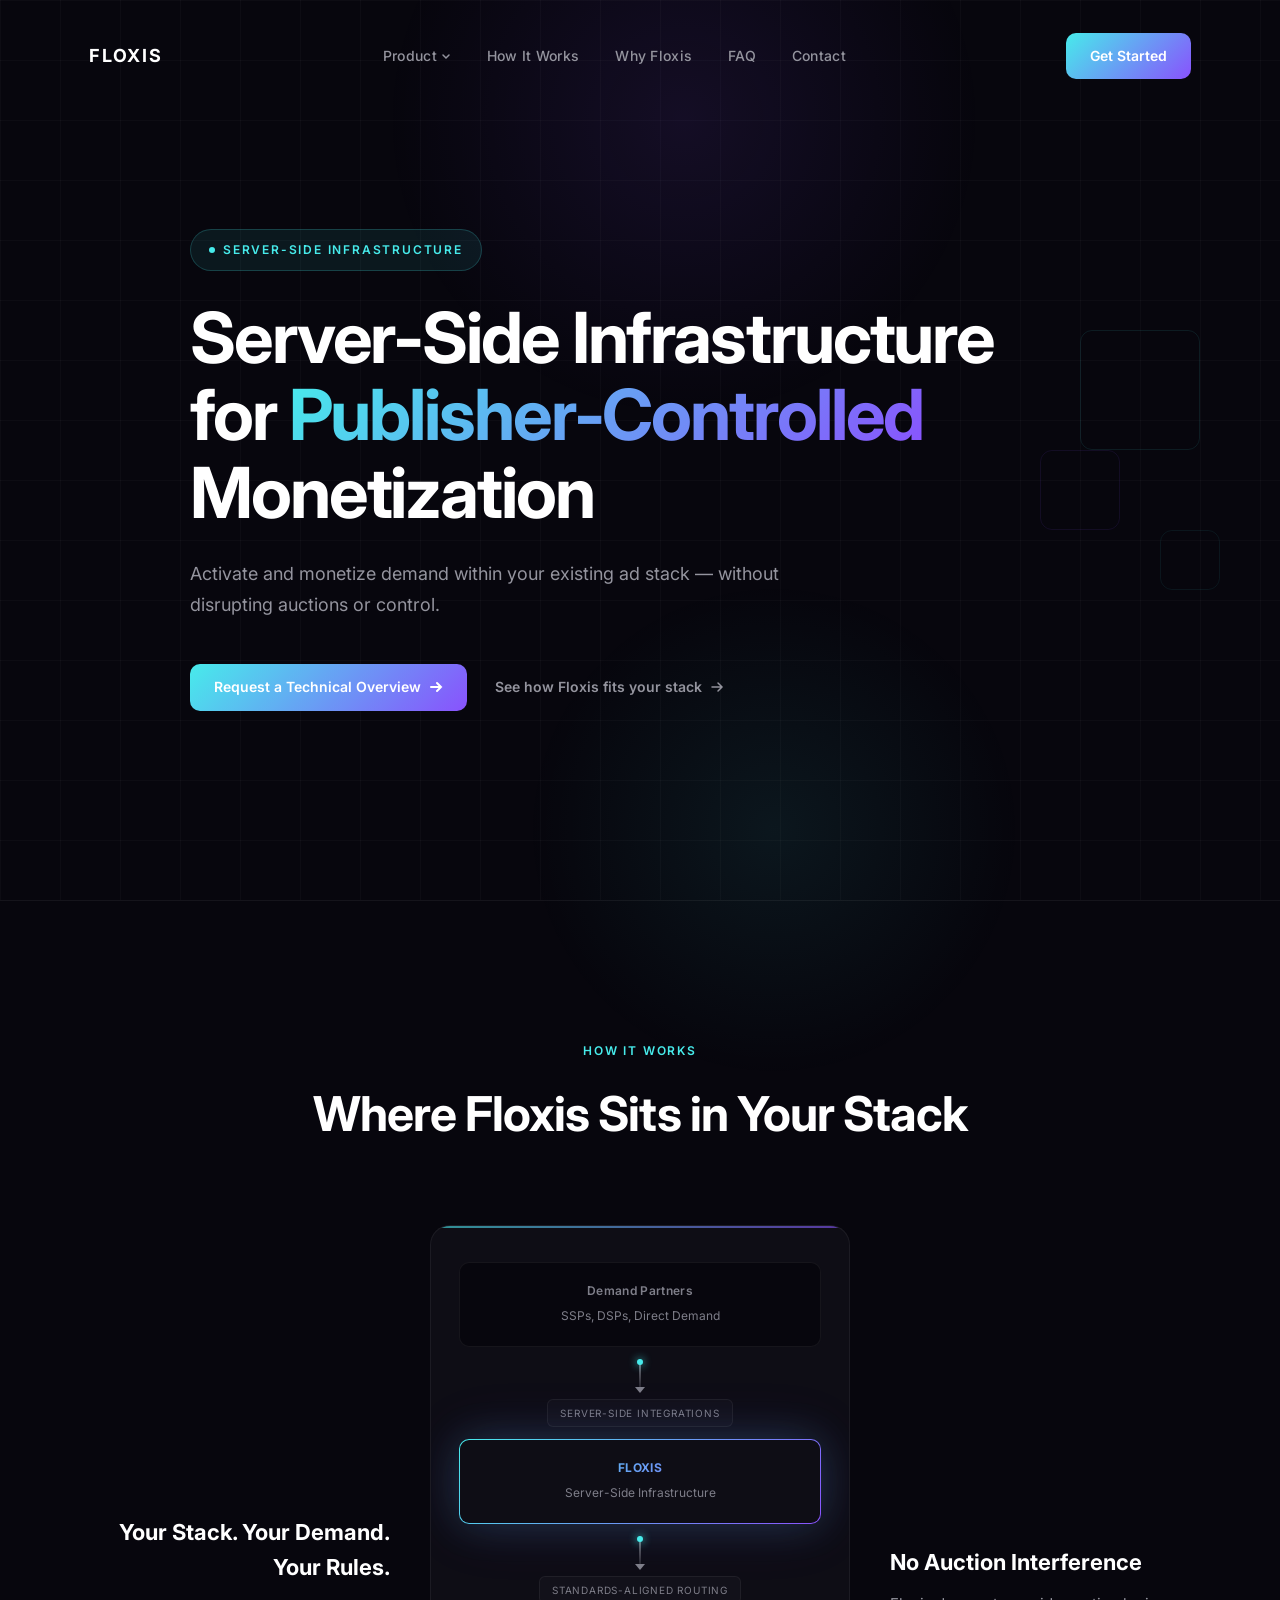
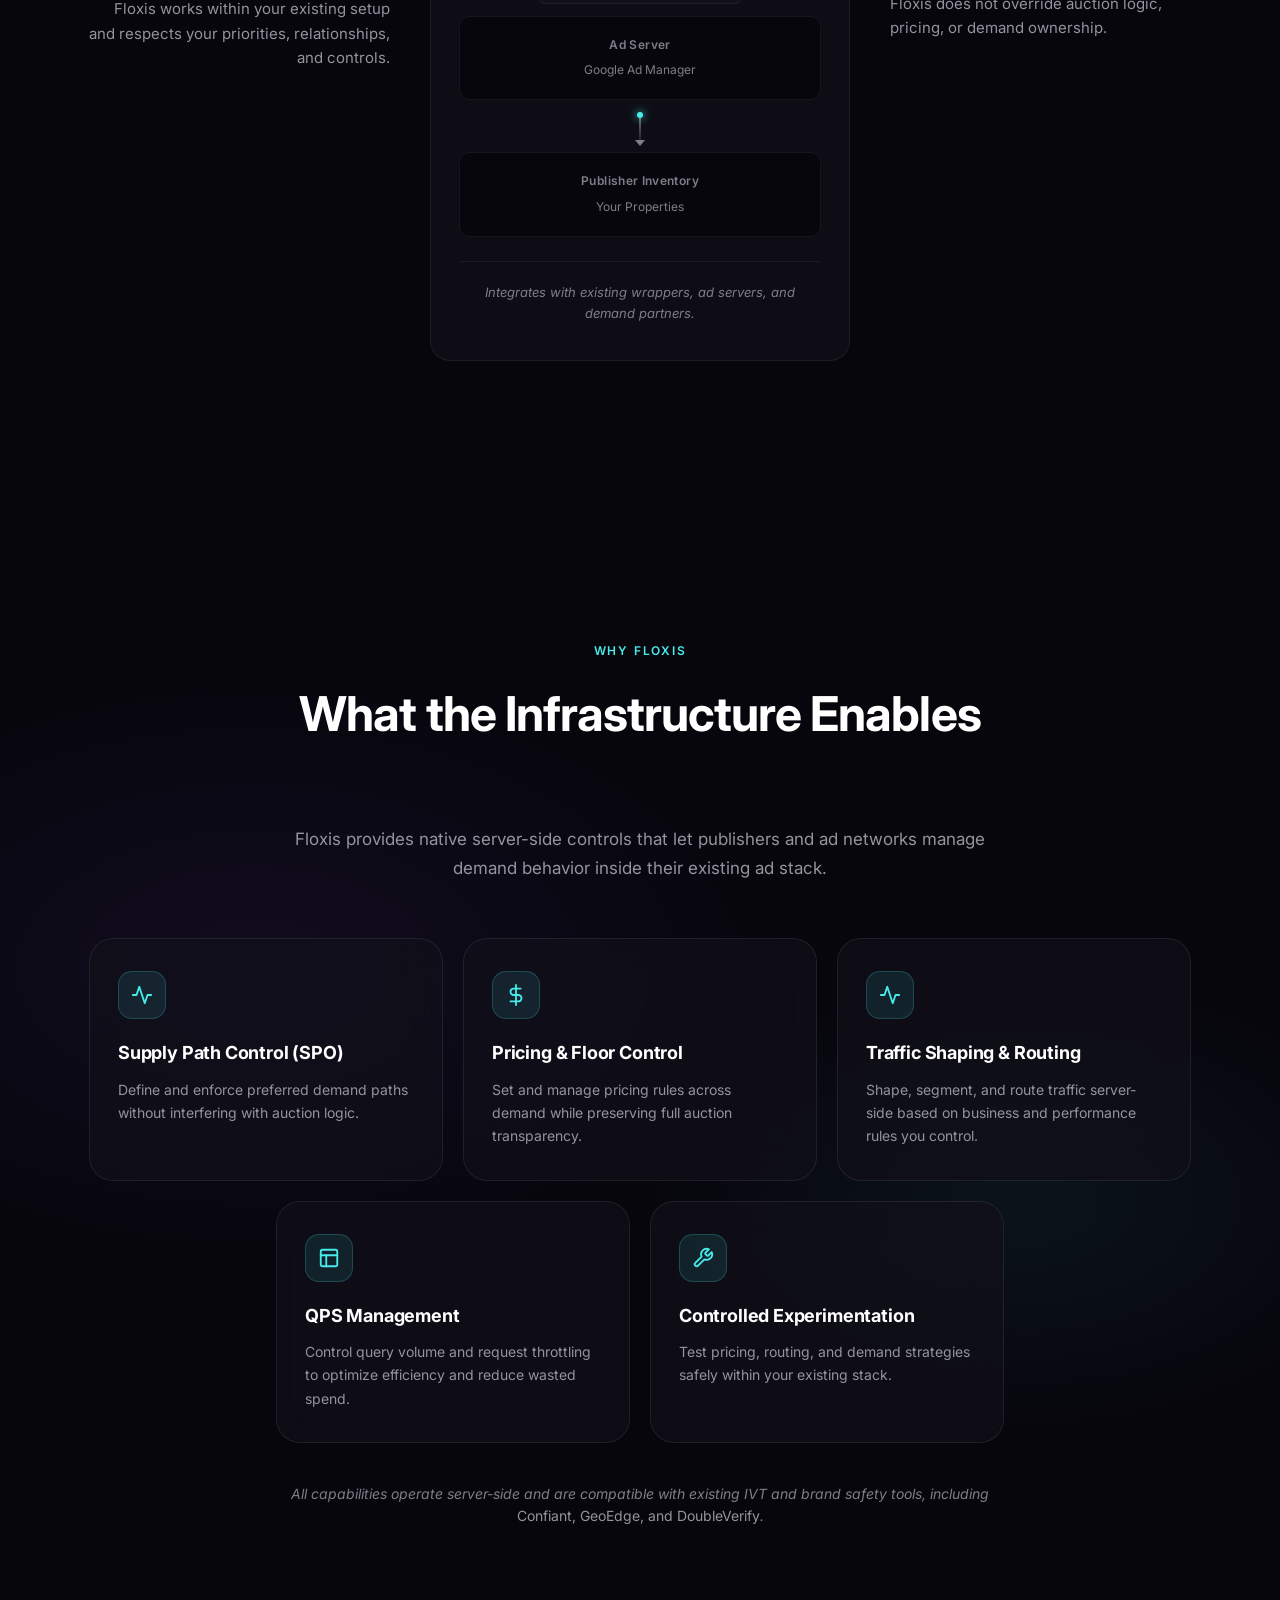
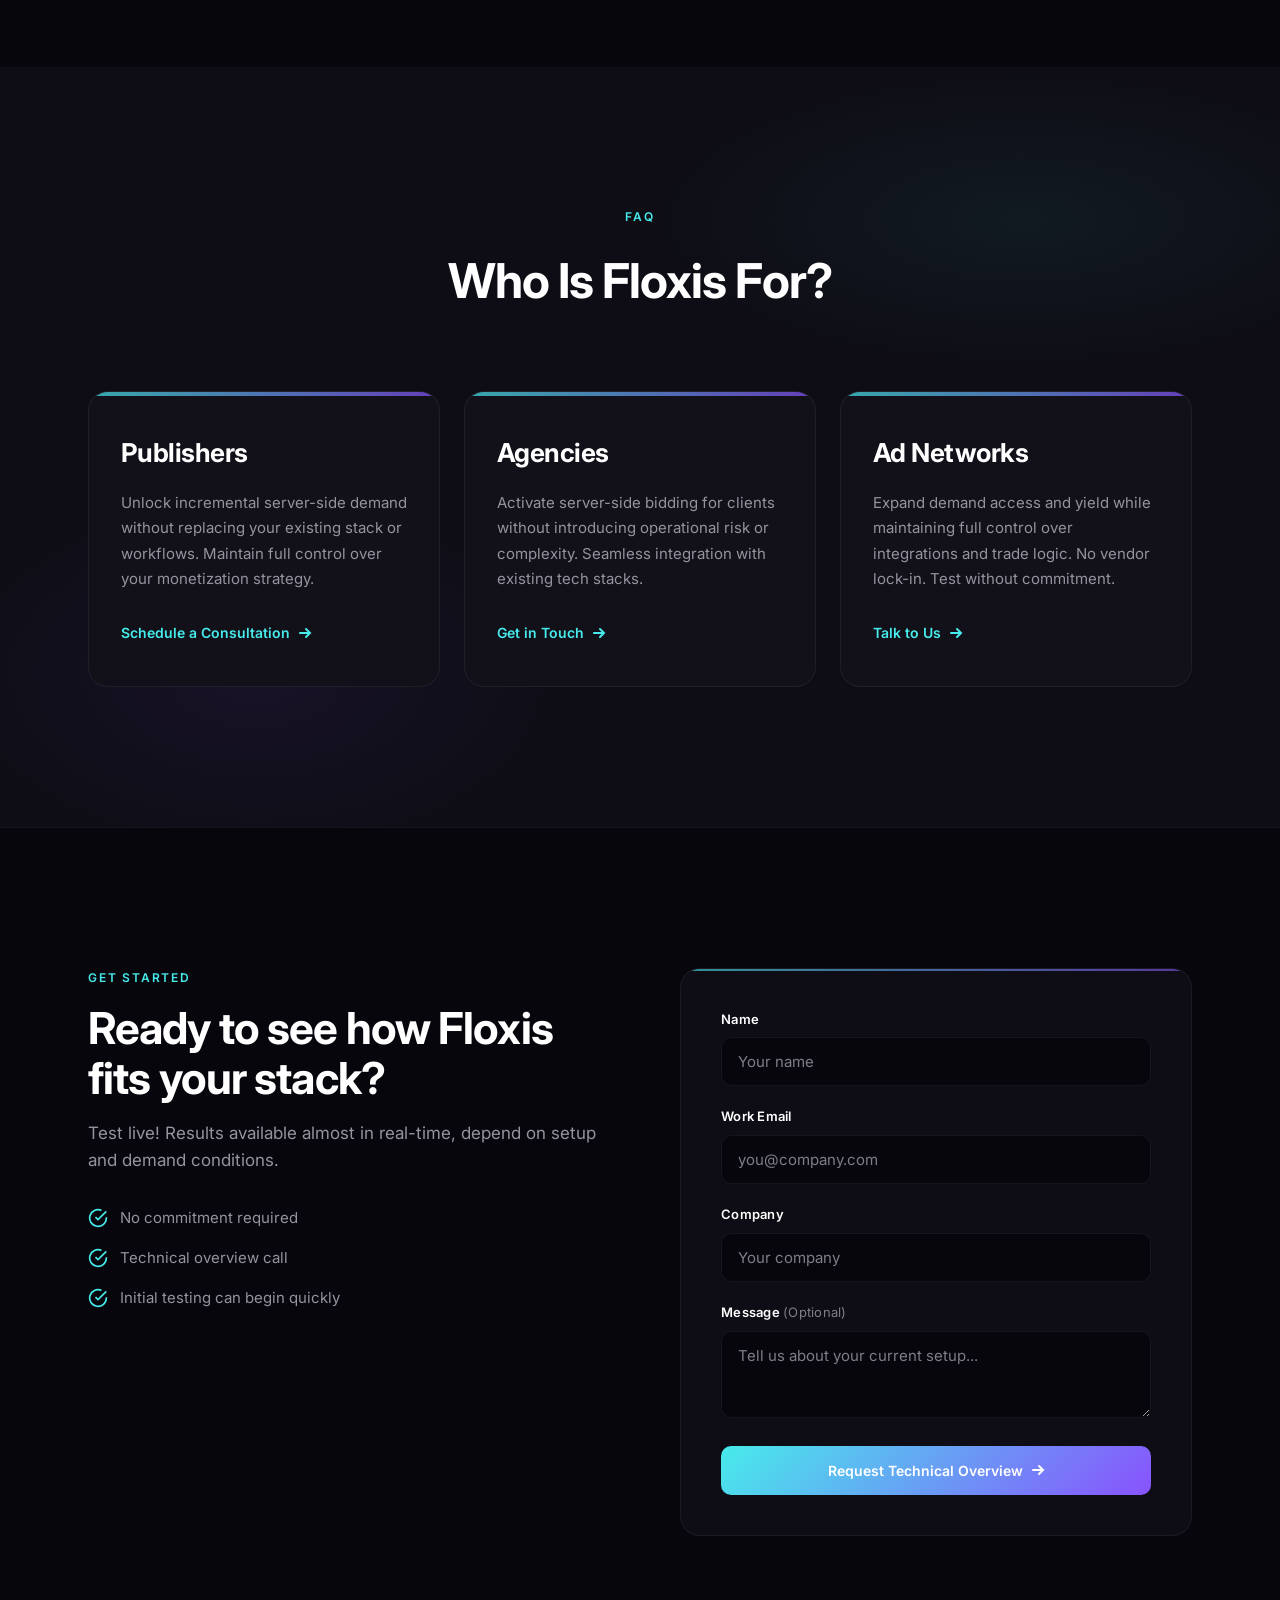
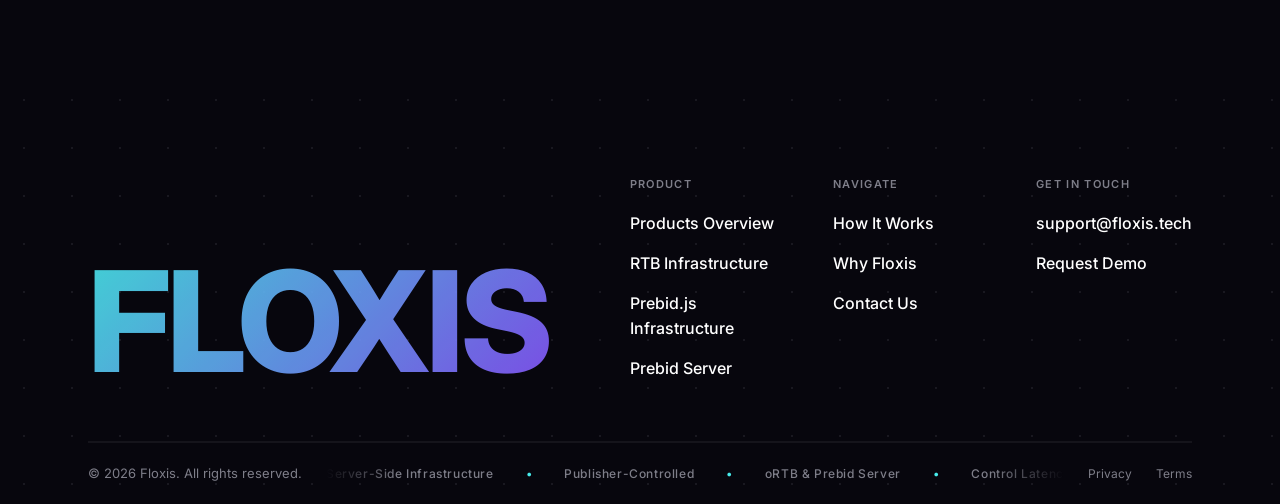
<file: index.html>
<!DOCTYPE html>
<html lang="en" data-theme="dark">
<head>
    <meta charset="UTF-8">
    <meta name="viewport" content="width=device-width, initial-scale=1.0">
    <title>Floxis — Server-Side Infrastructure for Publisher-Controlled Monetization</title>
    <meta name="description" content="Publisher-owned server-side ad infrastructure for oRTB, Prebid.js, and Prebid Server. Zero latency, no lock-in, full control over demand and routing.">
    <meta name="robots" content="index, follow">
    <meta name="theme-color" content="#07060D">
    <link rel="canonical" href="https://floxis.tech/">
    <meta property="og:type" content="website">
    <meta property="og:site_name" content="Floxis">
    <meta property="og:title" content="Floxis — Server-Side Infrastructure for Publisher-Controlled Monetization">
    <meta property="og:description" content="Publisher-owned server-side ad infrastructure for oRTB, Prebid.js, and Prebid Server. Zero latency, no lock-in, full control over demand and routing.">
    <meta property="og:url" content="https://floxis.tech/">
    <meta name="twitter:card" content="summary_large_image">
    <meta name="twitter:title" content="Floxis — Server-Side Infrastructure for Publisher-Controlled Monetization">
    <meta name="twitter:description" content="Publisher-owned server-side ad infrastructure for oRTB, Prebid.js, and Prebid Server. Zero latency, no lock-in, full control over demand and routing.">
    <link rel="preconnect" href="https://fonts.googleapis.com">
    <link rel="preconnect" href="https://formsubmit.co">
    <link rel="preconnect" href="https://fonts.gstatic.com" crossorigin>
    <link href="https://fonts.googleapis.com/css2?family=Inter:wght@400;500;600;700;800&display=swap" rel="stylesheet">
    <link rel="stylesheet" href="assets/site.css">
    <style>
        body {
            font-family: 'Inter', -apple-system, BlinkMacSystemFont, sans-serif;
            background: var(--bg);
            color: var(--text-primary);
            line-height: 1.6;
            -webkit-font-smoothing: antialiased;
            -moz-osx-font-smoothing: grayscale;
            overflow-x: hidden;
            transition: background 0.5s ease, color 0.5s ease;
        }

        /* Background Effects - Subtle grid for "axis" concept */

        /* Navigation */

        /* Nav Dropdown */

        .btn-primary {
            background: var(--gradient);
            color: #FFFFFF;
            padding: 12px 24px;
            border-radius: 10px;
            position: relative;
            overflow: hidden;
            transition: all 0.4s cubic-bezier(0.19, 1, 0.22, 1);
        }

        .btn-ghost svg {
            transition: transform 0.3s ease;
        }

        .btn-ghost:hover svg {
            transform: translateX(4px);
        }

        /* Hero */
        .hero {
            min-height: 100vh;
            display: flex;
            align-items: center;
            padding: 140px 0 100px;
            position: relative;
        }

        .hero-content {
            max-width: 900px;
        }

        .hero-label {
            display: inline-flex;
            align-items: center;
            gap: 8px;
            font-size: 12px;
            font-weight: 600;
            letter-spacing: 0.15em;
            text-transform: uppercase;
            color: var(--accent);
            margin-bottom: 28px;
            padding: 10px 18px;
            background: rgba(71, 235, 235, 0.08);
            border: 1px solid rgba(71, 235, 235, 0.2);
            border-radius: 100px;
            opacity: 0;
            animation: fadeUp 0.7s cubic-bezier(0.19, 1, 0.22, 1) forwards;
            transition: all 0.4s cubic-bezier(0.19, 1, 0.22, 1);
            cursor: default;
        }

        .hero-label:hover {
            background: rgba(71, 235, 235, 0.15);
            border-color: rgba(71, 235, 235, 0.4);
            transform: translateY(-2px);
            box-shadow: 0 8px 24px rgba(71, 235, 235, 0.2);
        }

        .hero h1 {
            font-family: 'Inter', sans-serif;
            font-size: clamp(42px, 5.5vw, 72px);
            font-weight: 700;
            line-height: 1.1;
            letter-spacing: -0.03em;
            color: var(--text-primary);
            margin-bottom: 28px;
            opacity: 0;
            animation: fadeUp 0.7s cubic-bezier(0.19, 1, 0.22, 1) 0.1s forwards;
        }

        .hero h1 em {
            font-style: normal;
            background: var(--gradient-text);
            -webkit-background-clip: text;
            -webkit-text-fill-color: transparent;
            background-clip: text;
        }

        .hero-sub {
            font-size: 18px;
            line-height: 1.7;
            color: var(--text-secondary);
            max-width: 600px;
            margin-bottom: 44px;
            opacity: 0;
            animation: fadeUp 0.7s cubic-bezier(0.19, 1, 0.22, 1) 0.2s forwards;
        }

        .hero-ctas {
            display: flex;
            align-items: center;
            gap: 28px;
            flex-wrap: wrap;
            opacity: 0;
            animation: fadeUp 0.7s cubic-bezier(0.19, 1, 0.22, 1) 0.3s forwards;
        }

        @keyframes fadeUp {
            from {
                opacity: 0;
                transform: translateY(24px);
            }
            to {
                opacity: 1;
                transform: translateY(0);
            }
        }

        /* Floating elements */
        .hero-visual {
            position: absolute;
            right: 0;
            top: 50%;
            transform: translateY(-50%);
            width: 400px;
            height: 400px;
            pointer-events: none;
            opacity: 0.5;
        }

        .floating-shape {
            position: absolute;
            border: 1px solid var(--border);
            border-radius: 12px;
            animation: float 6s ease-in-out infinite;
        }

        .floating-shape:nth-child(1) {
            width: 120px;
            height: 120px;
            top: 20%;
            right: 20%;
            animation-delay: 0s;
            border-color: rgba(71, 235, 235, 0.2);
        }

        .floating-shape:nth-child(2) {
            width: 80px;
            height: 80px;
            top: 50%;
            right: 40%;
            animation-delay: -2s;
            border-color: rgba(137, 82, 253, 0.2);
        }

        .floating-shape:nth-child(3) {
            width: 60px;
            height: 60px;
            top: 70%;
            right: 15%;
            animation-delay: -4s;
            border-color: rgba(71, 235, 235, 0.15);
        }

        @keyframes float {
            0%, 100% { transform: translateY(0) rotate(0deg); }
            50% { transform: translateY(-20px) rotate(5deg); }
        }

        /* Stack Section */
        .stack-section {
            padding: 140px 0;
            border-top: 1px solid var(--border);
            position: relative;
            transition: border-color 0.5s ease;
        }

        .section-header {
            text-align: center;
            margin-bottom: 72px;
        }

        .section-label {
            font-size: 12px;
            font-weight: 600;
            letter-spacing: 0.15em;
            text-transform: uppercase;
            color: var(--accent);
            margin-bottom: 16px;
            transition: color 0.5s ease;
        }

        .section-title {
            font-family: 'Inter', sans-serif;
            font-size: clamp(32px, 4vw, 48px);
            font-weight: 700;
            color: var(--text-primary);
            letter-spacing: -0.02em;
        }

        .stack-layout {
            display: grid;
            grid-template-columns: 1fr 420px 1fr;
            gap: 40px;
            align-items: center;
        }

        @media (max-width: 1024px) {
            .stack-layout {
                grid-template-columns: 1fr;
                gap: 24px;
            }
        }

        .stack-callout {
            padding: 28px 0;
        }

        .stack-callout.left {
            text-align: right;
        }

        @media (max-width: 1024px) {
            .stack-callout,
            .stack-callout.left {
                text-align: center;
                background: var(--bg-card);
                padding: 28px;
                border-radius: 16px;
                border: 1px solid var(--border);
            }
        }

        .stack-callout h3 {
            font-family: 'Inter', sans-serif;
            font-size: 22px;
            font-weight: 700;
            color: var(--text-primary);
            margin-bottom: 12px;
        }

        .stack-callout p {
            font-size: 15px;
            color: var(--text-secondary);
            line-height: 1.65;
        }

        /* Stack Diagram */
        .stack-diagram {
            background: var(--bg-elevated);
            border: 1px solid var(--border);
            border-radius: 20px;
            padding: 36px 28px;
            position: relative;
            overflow: hidden;
        }

        .stack-diagram::before {
            content: '';
            position: absolute;
            top: 0;
            left: 0;
            right: 0;
            height: 2px;
            background: var(--gradient);
            opacity: 0.6;
        }

        .stack-layer {
            text-align: center;
            padding: 18px 20px;
            border-radius: 10px;
            border: 1px solid var(--border);
            background: var(--bg);
            transition: all 0.4s cubic-bezier(0.19, 1, 0.22, 1);
            position: relative;
            opacity: 0;
            transform: translateY(20px);
        }

        .stack-diagram.animated .stack-layer {
            animation: stackReveal 0.6s ease forwards;
        }

        .stack-diagram.animated .stack-layer:nth-child(1) { animation-delay: 0.1s; }
        .stack-diagram.animated .stack-connector:nth-child(2) { animation-delay: 0.2s; }
        .stack-diagram.animated .stack-layer:nth-child(3) { animation-delay: 0.3s; }
        .stack-diagram.animated .stack-connector:nth-child(4) { animation-delay: 0.4s; }
        .stack-diagram.animated .stack-layer:nth-child(5) { animation-delay: 0.5s; }
        .stack-diagram.animated .stack-connector:nth-child(6) { animation-delay: 0.6s; }
        .stack-diagram.animated .stack-layer:nth-child(7) { animation-delay: 0.7s; }
        .stack-diagram.animated .stack-footer { animation-delay: 0.8s; }

        .stack-connector {
            opacity: 0;
            transform: translateY(10px);
        }

        .stack-diagram.animated .stack-connector {
            animation: stackReveal 0.5s ease forwards;
        }

        .stack-footer {
            opacity: 0;
        }

        .stack-diagram.animated .stack-footer {
            animation: stackReveal 0.5s ease forwards;
        }

        @keyframes stackReveal {
            to {
                opacity: 1;
                transform: translateY(0);
            }
        }

        .stack-layer:hover {
            border-color: var(--border-light);
            transform: scale(1.02);
        }

        .stack-layer.floxis {
            border: 1.5px solid transparent;
            background: linear-gradient(var(--bg-elevated), var(--bg-elevated)) padding-box,
                        var(--gradient) border-box;
            box-shadow: 0 0 40px var(--glow-cyan), 0 0 60px var(--glow-purple);
        }

        .stack-diagram.animated .stack-layer.floxis {
            animation: stackReveal 0.6s ease forwards, floxisPulse 3s ease-in-out 1s infinite;
        }

        .stack-layer.floxis:hover {
            box-shadow: 0 0 60px var(--glow-cyan), 0 0 100px var(--glow-purple);
        }

        @keyframes floxisPulse {
            0%, 100% {
                box-shadow: 0 0 30px var(--glow-cyan), 0 0 50px var(--glow-purple);
            }
            50% {
                box-shadow: 0 0 50px var(--glow-cyan), 0 0 80px var(--glow-purple);
            }
        }

        .stack-layer-title {
            font-family: 'Inter', sans-serif;
            font-size: 14px;
            font-weight: 600;
            color: var(--text-primary);
            margin-bottom: 2px;
            letter-spacing: 0.03em;
            display: block;
        }

        .stack-layer.floxis .stack-layer-title {
            background: var(--gradient);
            -webkit-background-clip: text;
            -webkit-text-fill-color: transparent;
            background-clip: text;
            font-weight: 700;
        }

        .stack-layer span {
            font-size: 12px;
            color: var(--text-dim);
        }

        .stack-connector {
            display: flex;
            flex-direction: column;
            align-items: center;
            padding: 12px 0;
            position: relative;
        }

        .stack-connector-line {
            width: 2px;
            height: 28px;
            background: linear-gradient(to bottom, var(--text-dim), rgba(92, 92, 102, 0.3));
            position: relative;
            overflow: visible;
        }

        .stack-connector-line::before {
            content: '';
            position: absolute;
            top: 0;
            left: 50%;
            transform: translateX(-50%);
            width: 6px;
            height: 6px;
            background: var(--accent);
            border-radius: 50%;
            animation: flowDown 2s ease-in-out infinite;
            box-shadow: 0 0 8px var(--accent);
            transition: background 0.5s ease, box-shadow 0.5s ease;
        }

        .stack-connector:nth-child(2) .stack-connector-line::before {
            animation-delay: 0s;
        }

        .stack-connector:nth-child(4) .stack-connector-line::before {
            animation-delay: 0.5s;
        }

        .stack-connector:nth-child(6) .stack-connector-line::before {
            animation-delay: 1s;
        }

        @keyframes flowDown {
            0% {
                top: -4px;
                opacity: 0;
            }
            20% {
                opacity: 1;
            }
            80% {
                opacity: 1;
            }
            100% {
                top: calc(100% - 4px);
                opacity: 0;
            }
        }

        .stack-connector-line::after {
            content: '';
            position: absolute;
            bottom: -6px;
            left: 50%;
            transform: translateX(-50%);
            width: 0;
            height: 0;
            border-left: 5px solid transparent;
            border-right: 5px solid transparent;
            border-top: 6px solid var(--text-dim);
        }

        .stack-connector-label {
            font-size: 10px;
            letter-spacing: 0.08em;
            text-transform: uppercase;
            color: var(--text-dim);
            margin-top: 12px;
            background: var(--bg-card);
            padding: 5px 12px;
            border-radius: 6px;
            border: 1px solid var(--border);
        }

        .stack-footer {
            text-align: center;
            margin-top: 24px;
            padding-top: 20px;
            border-top: 1px solid var(--border);
        }

        .stack-footer p {
            font-size: 13px;
            color: var(--text-dim);
            font-style: italic;
        }

        /* Capabilities Section */
        .capabilities-section {
            padding: 140px 0;
            background: var(--bg);
            position: relative;
            overflow: hidden;
            transition: background 0.5s ease;
        }

        .capabilities-section::before {
            content: '';
            position: absolute;
            inset: 0;
            background:
                radial-gradient(ellipse 80% 50% at 20% 40%, rgba(137, 82, 253, 0.08) 0%, transparent 50%),
                radial-gradient(ellipse 60% 40% at 80% 60%, rgba(71, 235, 235, 0.06) 0%, transparent 50%);
            pointer-events: none;
        }

        .capabilities-intro {
            max-width: 700px;
            margin: 0 auto 56px;
            text-align: center;
        }

        .capabilities-intro p {
            font-size: 17px;
            color: var(--text-secondary);
            line-height: 1.7;
        }

        .capabilities-grid {
            display: flex;
            flex-wrap: wrap;
            justify-content: center;
            gap: 20px;
            position: relative;
            z-index: 1;
        }

        .capability-card {
            flex: 0 1 calc(33.333% - 14px);
            max-width: calc(33.333% - 14px);
        }

        @media (max-width: 1024px) {
            .capability-card {
                flex: 0 1 calc(50% - 10px);
                max-width: calc(50% - 10px);
            }
        }

        @media (max-width: 640px) {
            .capability-card {
                flex: 0 1 100%;
                max-width: 100%;
            }
        }

        .capability-card {
            position: relative;
            padding: 32px 28px;
            background: rgba(18, 17, 26, 0.7);
            border: 1px solid rgba(255, 255, 255, 0.08);
            border-radius: 24px;
            backdrop-filter: blur(20px);
            -webkit-backdrop-filter: blur(20px);
            overflow: hidden;
            transition: all 0.4s cubic-bezier(0.19, 1, 0.22, 1);
            display: flex;
            flex-direction: column;
            min-height: 200px;
            box-sizing: border-box;
        }

        .capability-card:hover {
            transform: translateY(-4px);
            border-color: rgba(71, 235, 235, 0.3);
            box-shadow: 0 16px 48px rgba(71, 235, 235, 0.12), 0 8px 24px rgba(137, 82, 253, 0.08);
        }

        .capability-card-header {
            display: flex;
            justify-content: space-between;
            align-items: flex-start;
            margin-bottom: 20px;
        }

        .capability-icon {
            width: 48px;
            height: 48px;
            border-radius: 14px;
            background: rgba(71, 235, 235, 0.1);
            border: 1px solid rgba(71, 235, 235, 0.2);
            display: flex;
            align-items: center;
            justify-content: center;
            color: var(--cyan);
            transition: all 0.3s ease;
        }

        .capability-card:hover .capability-icon {
            background: rgba(71, 235, 235, 0.15);
            border-color: rgba(71, 235, 235, 0.35);
            transform: scale(1.05);
        }

        .capability-icon svg {
            width: 22px;
            height: 22px;
        }

        .capability-content {
            flex: 1;
            display: flex;
            flex-direction: column;
        }

        .capability-card h3 {
            font-family: 'Inter', sans-serif;
            font-size: 18px;
            font-weight: 700;
            color: var(--text-primary);
            margin-bottom: 10px;
            letter-spacing: -0.01em;
        }

        .capability-card p {
            font-size: 14px;
            color: var(--text-secondary);
            line-height: 1.65;
            flex: 1;
        }

        .capabilities-footer {
            margin-top: 40px;
            text-align: center;
        }

        .capabilities-footer p {
            font-size: 14px;
            color: var(--text-dim);
            font-style: italic;
            max-width: 700px;
            margin: 0 auto;
        }

        .capabilities-footer span {
            color: var(--text-secondary);
            font-style: normal;
        }

        /* CTA Section */
        .cta-section {
            padding: 140px 0;
            border-top: 1px solid var(--border);
            position: relative;
            transition: border-color 0.5s ease;
        }

        .cta-content-wrapper {
            display: grid;
            grid-template-columns: 1fr 1fr;
            gap: 80px;
            align-items: start;
        }

        @media (max-width: 900px) {
            .cta-content-wrapper {
                grid-template-columns: 1fr;
                gap: 48px;
            }
        }

        .cta-text h2 {
            font-family: 'Inter', sans-serif;
            font-size: clamp(32px, 4vw, 44px);
            font-weight: 700;
            color: var(--text-primary);
            margin-bottom: 16px;
            letter-spacing: -0.02em;
            line-height: 1.15;
        }

        .cta-description {
            font-size: 17px;
            color: var(--text-secondary);
            margin-bottom: 32px;
            line-height: 1.6;
        }

        .cta-features {
            display: flex;
            flex-direction: column;
            gap: 16px;
        }

        .cta-feature {
            display: flex;
            align-items: center;
            gap: 12px;
            font-size: 15px;
            color: var(--text-secondary);
        }

        .cta-feature svg {
            flex-shrink: 0;
            color: var(--accent);
            transition: color 0.5s ease;
        }

        /* Contact Form */
        .contact-form-wrapper {
            background: var(--bg-elevated);
            border: 1px solid var(--border);
            border-radius: 20px;
            padding: 40px;
            position: relative;
            overflow: hidden;
            transition: background 0.5s ease, border-color 0.5s ease;
        }

        .contact-form-wrapper::before {
            content: '';
            position: absolute;
            top: 0;
            left: 0;
            right: 0;
            height: 2px;
            background: var(--gradient);
            opacity: 0.6;
        }

        .contact-form {
            display: flex;
            flex-direction: column;
            gap: 20px;
        }

        .form-group {
            display: flex;
            flex-direction: column;
            gap: 8px;
        }

        .form-group label {
            font-size: 13px;
            font-weight: 600;
            color: var(--text-primary);
            letter-spacing: 0.02em;
        }

        .form-group label .optional {
            font-weight: 400;
            color: var(--text-dim);
        }

        .form-group input,
        .form-group textarea {
            background: var(--input-bg);
            border: 1px solid var(--border);
            border-radius: 10px;
            padding: 14px 16px;
            font-family: 'Inter', sans-serif;
            font-size: 15px;
            color: var(--text-primary);
            transition: all 0.3s ease;
            outline: none;
        }

        .form-group input::placeholder,
        .form-group textarea::placeholder {
            color: var(--text-dim);
        }

        .form-group input:focus,
        .form-group textarea:focus {
            border-color: var(--accent);
            box-shadow: 0 0 0 3px var(--glow-purple);
        }

        .form-group textarea {
            resize: vertical;
            min-height: 80px;
        }

        .btn-submit {
            width: 100%;
            justify-content: center;
            margin-top: 8px;
            padding: 16px 24px;
        }

        /* Who It's For Section */
        .audience-section {
            padding: 140px 0;
            background: var(--bg-elevated);
            position: relative;
            overflow: hidden;
            transition: background 0.5s ease;
        }

        .audience-section::before {
            content: '';
            position: absolute;
            inset: 0;
            background:
                radial-gradient(ellipse 60% 40% at 80% 20%, rgba(71, 235, 235, 0.06) 0%, transparent 50%),
                radial-gradient(ellipse 50% 50% at 20% 80%, rgba(137, 82, 253, 0.08) 0%, transparent 50%);
            pointer-events: none;
        }

        .audience-grid {
            display: grid;
            grid-template-columns: repeat(3, 1fr);
            gap: 24px;
            position: relative;
            z-index: 1;
        }

        @media (max-width: 900px) {
            .audience-grid {
                grid-template-columns: 1fr;
                gap: 20px;
            }
        }

        .audience-card {
            background: var(--bg-card);
            border: 1px solid var(--border);
            border-radius: 20px;
            padding: 40px 32px;
            position: relative;
            overflow: hidden;
            transition: all 0.5s cubic-bezier(0.19, 1, 0.22, 1);
        }

        /* Gradient top border */
        .audience-card::before {
            content: '';
            position: absolute;
            top: 0;
            left: 0;
            right: 0;
            height: 4px;
            background: var(--gradient);
            opacity: 0.7;
            transition: opacity 0.4s ease;
        }

        .audience-card:hover {
            transform: translateY(-4px);
            border-color: rgba(137, 82, 253, 0.2);
            box-shadow: 0 16px 48px rgba(137, 82, 253, 0.12);
        }

        .audience-card:hover::before {
            opacity: 1;
        }

        .audience-card h3 {
            font-family: 'Inter', sans-serif;
            font-size: 26px;
            font-weight: 700;
            color: var(--text-primary);
            margin-bottom: 16px;
            letter-spacing: -0.02em;
        }

        .audience-card p {
            font-size: 15px;
            color: var(--text-secondary);
            line-height: 1.7;
            margin-bottom: 28px;
        }

        .audience-card .btn-ghost {
            font-size: 14px;
            font-weight: 600;
            color: var(--accent);
            padding: 0;
        }

        .audience-card .btn-ghost:hover {
            color: var(--accent);
        }

        /* Footer */

        /* Subtle cross/plus pattern background */

        /* Large logo section */

        /* Bottom bar with ticker */

        .footer-ticker-inner span::after {
            content: '•';
            color: var(--accent);
        }

        /* Mobile nav */
        @media (max-width: 768px) {
            .nav-links {
                display: none;
            }

            .hero-ctas {
                flex-direction: column;
                align-items: flex-start;
                gap: 16px;
            }

            .hero-visual {
                display: none;
            }

            .footer-links {
                flex-wrap: wrap;
                justify-content: center;
                gap: 20px;
            }

            .contact-form-wrapper {
                padding: 28px 24px;
            }
        }

        /* Scroll animations */
        .fade-in {
            opacity: 0;
            transform: translateY(32px);
            transition: opacity 0.7s cubic-bezier(0.19, 1, 0.22, 1),
                        transform 0.7s cubic-bezier(0.19, 1, 0.22, 1);
        }

        .fade-in:nth-child(1) { transition-delay: 0s; }
        .fade-in:nth-child(2) { transition-delay: 0.1s; }
        .fade-in:nth-child(3) { transition-delay: 0.2s; }
    </style>
</head>
<body>
    <a href="#main" class="skip-link">Skip to main content</a>
    <div class="bg-grid"></div>
    <div class="bg-glow"></div>
    <div class="bg-glow-cyan"></div>

    <!-- Navigation -->
    <nav id="nav">
        <div class="container">
            <div class="nav-wrapper">
                <div class="nav-inner">
                    <a href="#" class="logo">FLOXIS</a>
                    <ul class="nav-links">
                        <li class="nav-dropdown">
                            <a href="products.html">Product <svg aria-hidden="true" focusable="false" class="dropdown-arrow" viewBox="0 0 10 10" fill="none" stroke="currentColor" stroke-width="1.5" stroke-linecap="round"><path d="M2 4l3 3 3-3"/></svg></a>
                            <div class="nav-dropdown-menu">
                                <a href="product-rtb.html">RTB Infrastructure</a>
                                <a href="product-prebidjs.html">Prebid.js Infrastructure</a>
                                <a href="product-prebid-server.html">Prebid Server Infrastructure</a>
                            </div>
                        </li>
                        <li><a href="#stack">How It Works</a></li>
                        <li><a href="#values">Why Floxis</a></li>
                        <li><a href="#faq">FAQ</a></li>
                        <li><a href="#cta">Contact</a></li>
                    </ul>
                    <div class="nav-actions">
                        <a href="#cta" class="btn btn-primary nav-cta">
                            <span>Get Started</span>
                        </a>
                    </div>
                </div>
            </div>
        </div>
    </nav>

    <main id="main">

    <!-- Hero -->
    <section class="hero" aria-labelledby="hero-title">
        <div class="container">
            <div class="hero-content">
                <span class="hero-label">Server-Side Infrastructure</span>
                <h1 id="hero-title">Server-Side Infrastructure for <em>Publisher-Controlled</em> Monetization</h1>
                <p class="hero-sub">Activate and monetize demand within your existing ad stack — without disrupting auctions or control.</p>
                <div class="hero-ctas">
                    <a href="#cta" class="btn btn-primary">
                        <span>
                            Request a Technical Overview
                            <svg aria-hidden="true" focusable="false" width="14" height="14" viewBox="0 0 14 14" fill="none" stroke="currentColor" stroke-width="2" stroke-linecap="round">
                                <path d="M2 7h10M8 3l4 4-4 4"/>
                            </svg>
                        </span>
                    </a>
                    <a href="#stack" class="btn btn-ghost">
                        See how Floxis fits your stack
                        <svg aria-hidden="true" focusable="false" width="14" height="14" viewBox="0 0 14 14" fill="none" stroke="currentColor" stroke-width="1.5" stroke-linecap="round">
                            <path d="M2 7h10M8 3l4 4-4 4"/>
                        </svg>
                    </a>
                </div>
            </div>
        </div>
        <div class="hero-visual">
            <div class="floating-shape"></div>
            <div class="floating-shape"></div>
            <div class="floating-shape"></div>
        </div>
    </section>

    <!-- Stack Section -->
    <section class="stack-section" id="stack" aria-labelledby="stack-title">
        <div class="container">
            <div class="section-header fade-in">
                <p class="section-label">How It Works</p>
                <h2 id="stack-title" class="section-title">Where Floxis Sits in Your Stack</h2>
            </div>

            <div class="stack-layout">
                <div class="stack-callout left fade-in">
                    <h3>Your Stack. Your Demand. Your Rules.</h3>
                    <p>Floxis works within your existing setup and respects your priorities, relationships, and controls.</p>
                </div>

                <div class="stack-diagram fade-in">
                    <div class="stack-layer">
                        <span class="stack-layer-title">Demand Partners</span>
                        <span>SSPs, DSPs, Direct Demand</span>
                    </div>

                    <div class="stack-connector">
                        <div class="stack-connector-line"></div>
                        <span class="stack-connector-label">Server-side integrations</span>
                    </div>

                    <div class="stack-layer floxis">
                        <span class="stack-layer-title">FLOXIS</span>
                        <span>Server-Side Infrastructure</span>
                    </div>

                    <div class="stack-connector">
                        <div class="stack-connector-line"></div>
                        <span class="stack-connector-label">Standards-aligned routing</span>
                    </div>

                    <div class="stack-layer">
                        <span class="stack-layer-title">Ad Server</span>
                        <span>Google Ad Manager</span>
                    </div>

                    <div class="stack-connector">
                        <div class="stack-connector-line"></div>
                    </div>

                    <div class="stack-layer">
                        <span class="stack-layer-title">Publisher Inventory</span>
                        <span>Your Properties</span>
                    </div>

                    <div class="stack-footer">
                        <p>Integrates with existing wrappers, ad servers, and demand partners.</p>
                    </div>
                </div>

                <div class="stack-callout fade-in">
                    <h3>No Auction Interference</h3>
                    <p>Floxis does not override auction logic, pricing, or demand ownership.</p>
                </div>
            </div>
        </div>
    </section>

    <!-- Capabilities Section -->
    <section class="capabilities-section" id="values" aria-labelledby="values-title">
        <div class="container">
            <div class="section-header fade-in">
                <p class="section-label">Why Floxis</p>
                <h2 id="values-title" class="section-title">What the Infrastructure Enables</h2>
            </div>

            <div class="capabilities-intro fade-in">
                <p>Floxis provides native server-side controls that let publishers and ad networks manage demand behavior inside their existing ad stack.</p>
            </div>

            <div class="capabilities-grid fade-in">
                <div class="capability-card">
                    <div class="capability-card-header">
                        <div class="capability-icon">
                            <svg aria-hidden="true" focusable="false" viewBox="0 0 24 24" fill="none" stroke="currentColor" stroke-width="2" stroke-linecap="round" stroke-linejoin="round">
                                <path d="M22 12h-4l-3 9L9 3l-3 9H2"/>
                            </svg>
                        </div>
                    </div>
                    <div class="capability-content">
                        <h3>Supply Path Control (SPO)</h3>
                        <p>Define and enforce preferred demand paths without interfering with auction logic.</p>
                    </div>
                </div>

                <div class="capability-card">
                    <div class="capability-card-header">
                        <div class="capability-icon">
                            <svg aria-hidden="true" focusable="false" viewBox="0 0 24 24" fill="none" stroke="currentColor" stroke-width="2" stroke-linecap="round" stroke-linejoin="round">
                                <line x1="12" y1="1" x2="12" y2="23"/>
                                <path d="M17 5H9.5a3.5 3.5 0 0 0 0 7h5a3.5 3.5 0 0 1 0 7H6"/>
                            </svg>
                        </div>
                    </div>
                    <div class="capability-content">
                        <h3>Pricing & Floor Control</h3>
                        <p>Set and manage pricing rules across demand while preserving full auction transparency.</p>
                    </div>
                </div>

                <div class="capability-card">
                    <div class="capability-card-header">
                        <div class="capability-icon">
                            <svg aria-hidden="true" focusable="false" viewBox="0 0 24 24" fill="none" stroke="currentColor" stroke-width="2" stroke-linecap="round" stroke-linejoin="round">
                                <polyline points="22 12 18 12 15 21 9 3 6 12 2 12"/>
                            </svg>
                        </div>
                    </div>
                    <div class="capability-content">
                        <h3>Traffic Shaping & Routing</h3>
                        <p>Shape, segment, and route traffic server-side based on business and performance rules you control.</p>
                    </div>
                </div>

                <div class="capability-card">
                    <div class="capability-card-header">
                        <div class="capability-icon">
                            <svg aria-hidden="true" focusable="false" viewBox="0 0 24 24" fill="none" stroke="currentColor" stroke-width="2" stroke-linecap="round" stroke-linejoin="round">
                                <rect x="3" y="3" width="18" height="18" rx="2" ry="2"/>
                                <line x1="3" y1="9" x2="21" y2="9"/>
                                <line x1="9" y1="21" x2="9" y2="9"/>
                            </svg>
                        </div>
                    </div>
                    <div class="capability-content">
                        <h3>QPS Management</h3>
                        <p>Control query volume and request throttling to optimize efficiency and reduce wasted spend.</p>
                    </div>
                </div>

                <div class="capability-card">
                    <div class="capability-card-header">
                        <div class="capability-icon">
                            <svg aria-hidden="true" focusable="false" viewBox="0 0 24 24" fill="none" stroke="currentColor" stroke-width="2" stroke-linecap="round" stroke-linejoin="round">
                                <path d="M14.7 6.3a1 1 0 0 0 0 1.4l1.6 1.6a1 1 0 0 0 1.4 0l3.77-3.77a6 6 0 0 1-7.94 7.94l-6.91 6.91a2.12 2.12 0 0 1-3-3l6.91-6.91a6 6 0 0 1 7.94-7.94l-3.76 3.76z"/>
                            </svg>
                        </div>
                    </div>
                    <div class="capability-content">
                        <h3>Controlled Experimentation</h3>
                        <p>Test pricing, routing, and demand strategies safely within your existing stack.</p>
                    </div>
                </div>
            </div>

            <div class="capabilities-footer fade-in">
                <p>All capabilities operate server-side and are compatible with existing IVT and brand safety tools, including <span>Confiant, GeoEdge, and DoubleVerify</span>.</p>
            </div>
        </div>
    </section>

    <!-- FAQ Section -->
    <section class="audience-section" id="faq" aria-labelledby="faq-title">
        <div class="container">
            <div class="section-header fade-in">
                <p class="section-label">FAQ</p>
                <h2 id="faq-title" class="section-title">Who Is Floxis For?</h2>
            </div>
            <div class="audience-grid">
                <div class="audience-card fade-in">
                    <h3>Publishers</h3>
                    <p>Unlock incremental server-side demand without replacing your existing stack or workflows. Maintain full control over your monetization strategy.</p>
                    <a href="#cta" class="btn btn-ghost">
                        <span>Schedule a Consultation</span>
                        <svg aria-hidden="true" focusable="false" width="14" height="14" viewBox="0 0 14 14" fill="none" stroke="currentColor" stroke-width="2" stroke-linecap="round">
                            <path d="M2 7h10M8 3l4 4-4 4"/>
                        </svg>
                    </a>
                </div>
                <div class="audience-card fade-in">
                    <h3>Agencies</h3>
                    <p>Activate server-side bidding for clients without introducing operational risk or complexity. Seamless integration with existing tech stacks.</p>
                    <a href="#cta" class="btn btn-ghost">
                        <span>Get in Touch</span>
                        <svg aria-hidden="true" focusable="false" width="14" height="14" viewBox="0 0 14 14" fill="none" stroke="currentColor" stroke-width="2" stroke-linecap="round">
                            <path d="M2 7h10M8 3l4 4-4 4"/>
                        </svg>
                    </a>
                </div>
                <div class="audience-card fade-in">
                    <h3>Ad Networks</h3>
                    <p>Expand demand access and yield while maintaining full control over integrations and trade logic. No vendor lock-in. Test without commitment.</p>
                    <a href="#cta" class="btn btn-ghost">
                        <span>Talk to Us</span>
                        <svg aria-hidden="true" focusable="false" width="14" height="14" viewBox="0 0 14 14" fill="none" stroke="currentColor" stroke-width="2" stroke-linecap="round">
                            <path d="M2 7h10M8 3l4 4-4 4"/>
                        </svg>
                    </a>
                </div>
            </div>
        </div>
    </section>

    <!-- CTA & Contact Section -->
    <section class="cta-section" id="cta" aria-labelledby="cta-title">
        <div class="container">
            <div class="cta-content-wrapper fade-in">
                <div class="cta-text">
                    <p class="section-label">Get Started</p>
                    <h2 id="cta-title">Ready to see how Floxis fits your stack?</h2>
                    <p class="cta-description">Test live! Results available almost in real-time, depend on setup and demand conditions.</p>

                    <div class="cta-features">
                        <div class="cta-feature">
                            <svg aria-hidden="true" focusable="false" width="20" height="20" viewBox="0 0 24 24" fill="none" stroke="currentColor" stroke-width="2" class="feature-icon">
                                <path d="M22 11.08V12a10 10 0 1 1-5.93-9.14"/>
                                <polyline points="22 4 12 14.01 9 11.01"/>
                            </svg>
                            <span>No commitment required</span>
                        </div>
                        <div class="cta-feature">
                            <svg aria-hidden="true" focusable="false" width="20" height="20" viewBox="0 0 24 24" fill="none" stroke="currentColor" stroke-width="2" class="feature-icon">
                                <path d="M22 11.08V12a10 10 0 1 1-5.93-9.14"/>
                                <polyline points="22 4 12 14.01 9 11.01"/>
                            </svg>
                            <span>Technical overview call</span>
                        </div>
                        <div class="cta-feature">
                            <svg aria-hidden="true" focusable="false" width="20" height="20" viewBox="0 0 24 24" fill="none" stroke="currentColor" stroke-width="2" class="feature-icon">
                                <path d="M22 11.08V12a10 10 0 1 1-5.93-9.14"/>
                                <polyline points="22 4 12 14.01 9 11.01"/>
                            </svg>
                            <span>Initial testing can begin quickly</span>
                        </div>
                    </div>
                </div>

                <div class="contact-form-wrapper">
                    <form class="contact-form" id="contactForm" action="https://formsubmit.co/support@floxis.tech" method="POST">
                        <input type="hidden" name="_subject" value="New Contact Form Submission — Floxis">
                        <input type="hidden" name="_replyto" value="">
                        <input type="hidden" name="_captcha" value="false">
                        <input type="hidden" name="_template" value="table">
                        <input type="text" name="_honey" style="display:none">
                        <input type="hidden" name="_autoresponse" value="Thank you for reaching out to Floxis! We've received your message and our team will get back to you shortly.">
                        <input type="hidden" name="_next" value="https://floxis.tech/thanks.html">
                        <div class="form-group">
                            <label for="name">Name</label>
                            <input type="text" id="name" name="name" placeholder="Your name" required aria-required="true" autocomplete="name">
                        </div>
                        <div class="form-group">
                            <label for="email">Work Email</label>
                            <input type="email" id="email" name="email" placeholder="you@company.com" required aria-required="true" autocomplete="email">
                        </div>
                        <div class="form-group">
                            <label for="company">Company</label>
                            <input type="text" id="company" name="company" placeholder="Your company" autocomplete="organization">
                        </div>
                        <div class="form-group">
                            <label for="message">Message <span class="optional">(Optional)</span></label>
                            <textarea id="message" name="message" rows="3" placeholder="Tell us about your current setup..."></textarea>
                        </div>
                        <button type="submit" class="btn btn-primary btn-submit">
                            <span>
                                Request Technical Overview
                                <svg aria-hidden="true" focusable="false" width="14" height="14" viewBox="0 0 14 14" fill="none" stroke="currentColor" stroke-width="2" stroke-linecap="round">
                                    <path d="M2 7h10M8 3l4 4-4 4"/>
                                </svg>
                            </span>
                        </button>
                    </form>
                </div>
            </div>
        </div>
    </section>

    </main>

    <!-- Footer -->
    <footer>
        <div class="container">
            <div class="footer-content">
                <!-- Logo + Links side by side -->
                <div class="footer-main">
                    <!-- Large brand logo on left -->
                    <div class="footer-brand">
                        <span class="footer-logo-large">FLOXIS</span>
                    </div>

                    <!-- Three column links on right -->
                    <div class="footer-grid">
                        <div class="footer-col">
                            <span class="footer-col-label">Product</span>
                            <a href="products.html">Products Overview</a>
                            <a href="product-rtb.html">RTB Infrastructure</a>
                            <a href="product-prebidjs.html">Prebid.js Infrastructure</a>
                            <a href="product-prebid-server.html">Prebid Server</a>
                        </div>
                        <div class="footer-col">
                            <span class="footer-col-label">Navigate</span>
                            <a href="#stack">How It Works</a>
                            <a href="#values">Why Floxis</a>
                            <a href="#cta">Contact Us</a>
                        </div>
                        <div class="footer-col">
                            <span class="footer-col-label">Get In Touch</span>
                            <a href="mailto:support@floxis.tech">support@floxis.tech</a>
                            <a href="#cta">Request Demo</a>
                        </div>
                    </div>
                </div>

                <!-- Bottom bar -->
                <div class="footer-bottom">
                    <p class="footer-copy">&copy; 2026 Floxis. All rights reserved.</p>
                    <div class="footer-ticker">
                        <div class="footer-ticker-inner">
                            <span>Server-Side Infrastructure</span>
                            <span>Publisher-Controlled</span>
                            <span>oRTB & Prebid Server</span>
                            <span>Control Latency</span>
                            <span>No Commitment</span>
                            <span>Server-Side Infrastructure</span>
                            <span>Publisher-Controlled</span>
                            <span>oRTB & Prebid Server</span>
                            <span>Control Latency</span>
                            <span>No Commitment</span>
                        </div>
                    </div>
                    <div class="footer-legal">
                        <a href="privacy.html">Privacy</a>
                        <a href="#">Terms</a>
                    </div>
                </div>
            </div>
        </div>
    </footer>

    <script>
        // Nav scroll effect
        const nav = document.getElementById('nav');
        window.addEventListener('scroll', () => {
            nav.classList.toggle('scrolled', window.scrollY > 50);
        }, { passive: true });

        // Scroll reveal animations
        const observerOptions = {
            threshold: 0.15,
            rootMargin: '0px 0px -60px 0px'
        };

        const observer = new IntersectionObserver((entries) => {
            entries.forEach((entry) => {
                if (entry.isIntersecting) {
                    entry.target.classList.add('visible');
                }
            });
        }, observerOptions);

        document.querySelectorAll('.fade-in').forEach(el => observer.observe(el));

        // Stack diagram animation
        const stackDiagram = document.querySelector('.stack-diagram');
        const stackObserver = new IntersectionObserver((entries) => {
            entries.forEach((entry) => {
                if (entry.isIntersecting) {
                    entry.target.classList.add('animated');
                    stackObserver.unobserve(entry.target);
                }
            });
        }, { threshold: 0.3 });

        if (stackDiagram) {
            stackObserver.observe(stackDiagram);
        }

        // Contact form — sync reply-to and show loading state on submit
        const contactForm = document.getElementById('contactForm');
        if (contactForm) {
            const emailInput = contactForm.querySelector('#email');
            const replyTo = contactForm.querySelector('[name="_replyto"]');
            if (emailInput && replyTo) {
                emailInput.addEventListener('input', () => { replyTo.value = emailInput.value; });
            }

            // Set _next redirect to the current origin so staging/preview deploys
            // land on their own thank-you page rather than the production domain.
            // Falls back to production when origin is unavailable (e.g. file://).
            const nextInput = contactForm.querySelector('[name="_next"]');
            if (nextInput) {
                const origin = window.location.origin && window.location.origin !== 'null'
                    ? window.location.origin
                    : 'https://floxis.tech';
                nextInput.value = origin + '/thanks.html';
            }

            contactForm.addEventListener('submit', function() {
                if (emailInput && replyTo) {
                    replyTo.value = emailInput.value;
                }
                const submitBtn = contactForm.querySelector('.btn-submit');
                if (submitBtn) {
                    submitBtn.textContent = 'Sending...';
                    submitBtn.disabled = true;
                }
            });
        }
    </script>
</body>
</html>
</file>
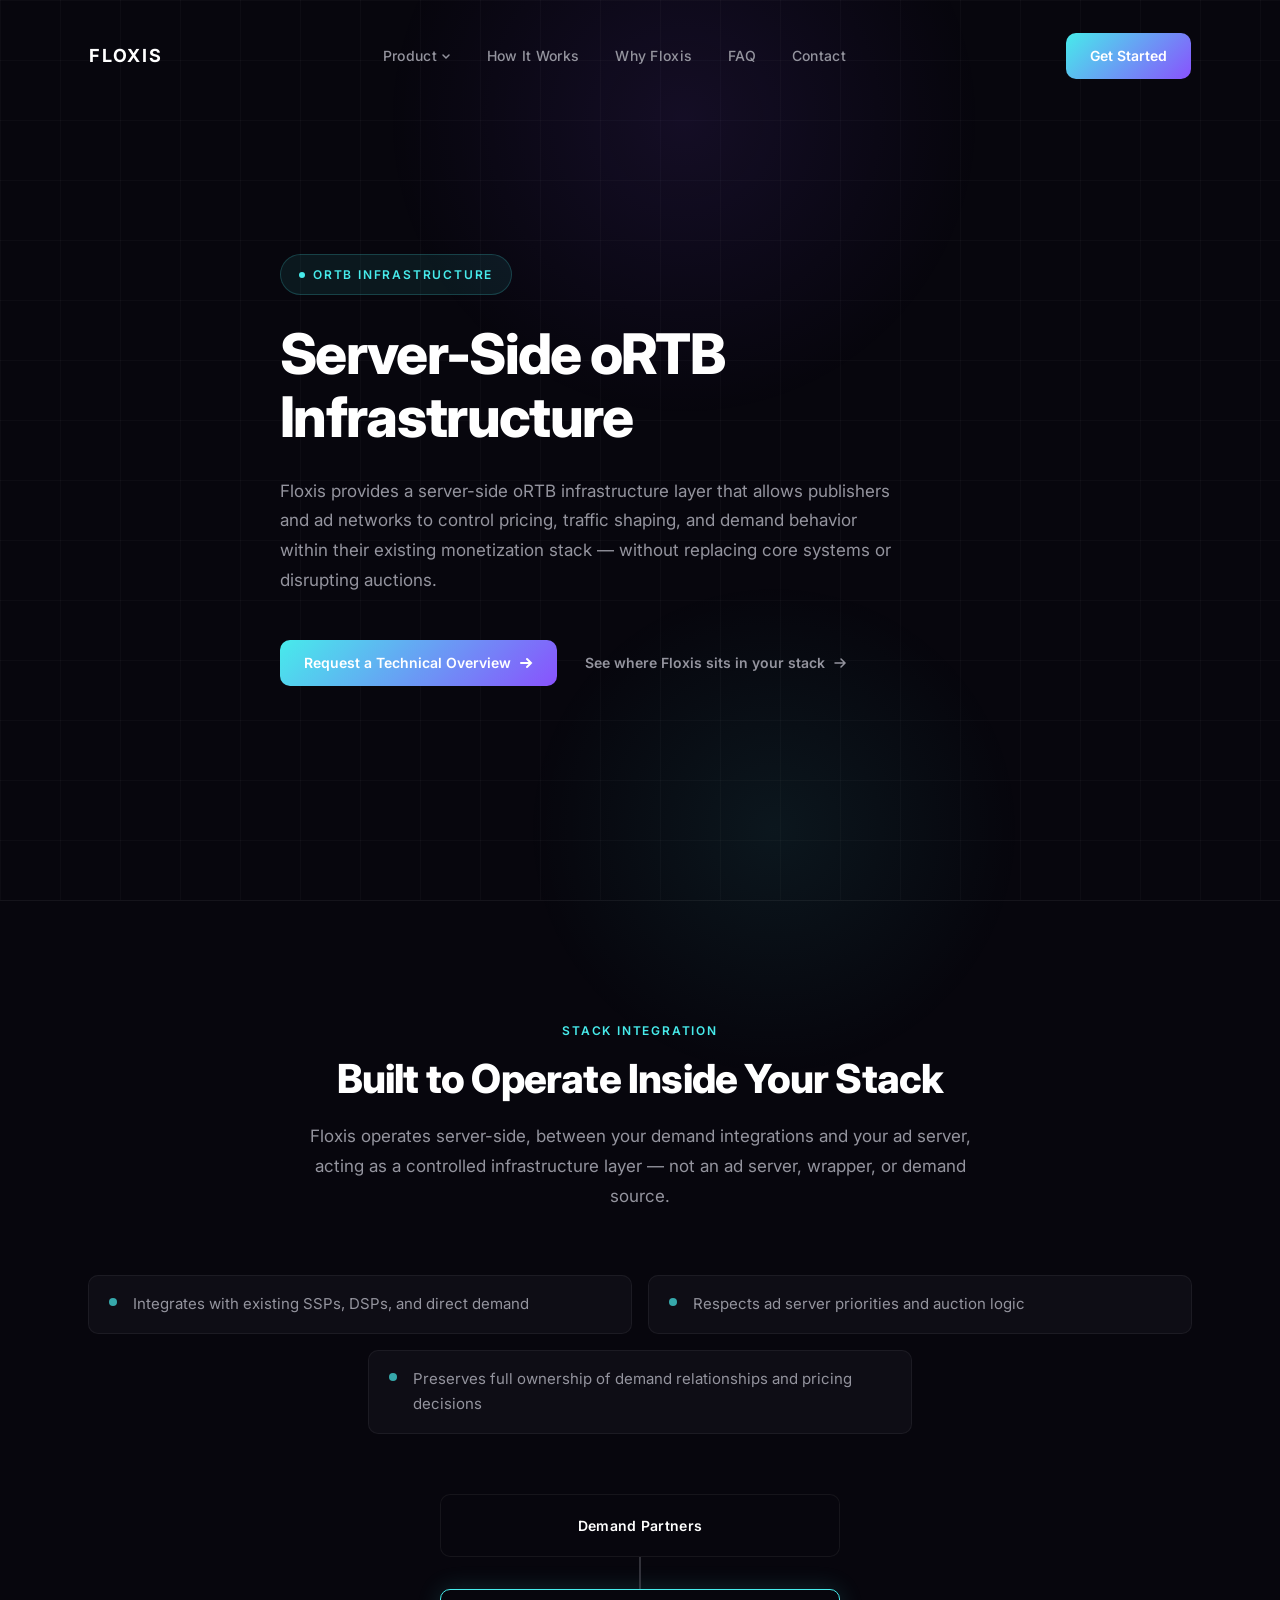
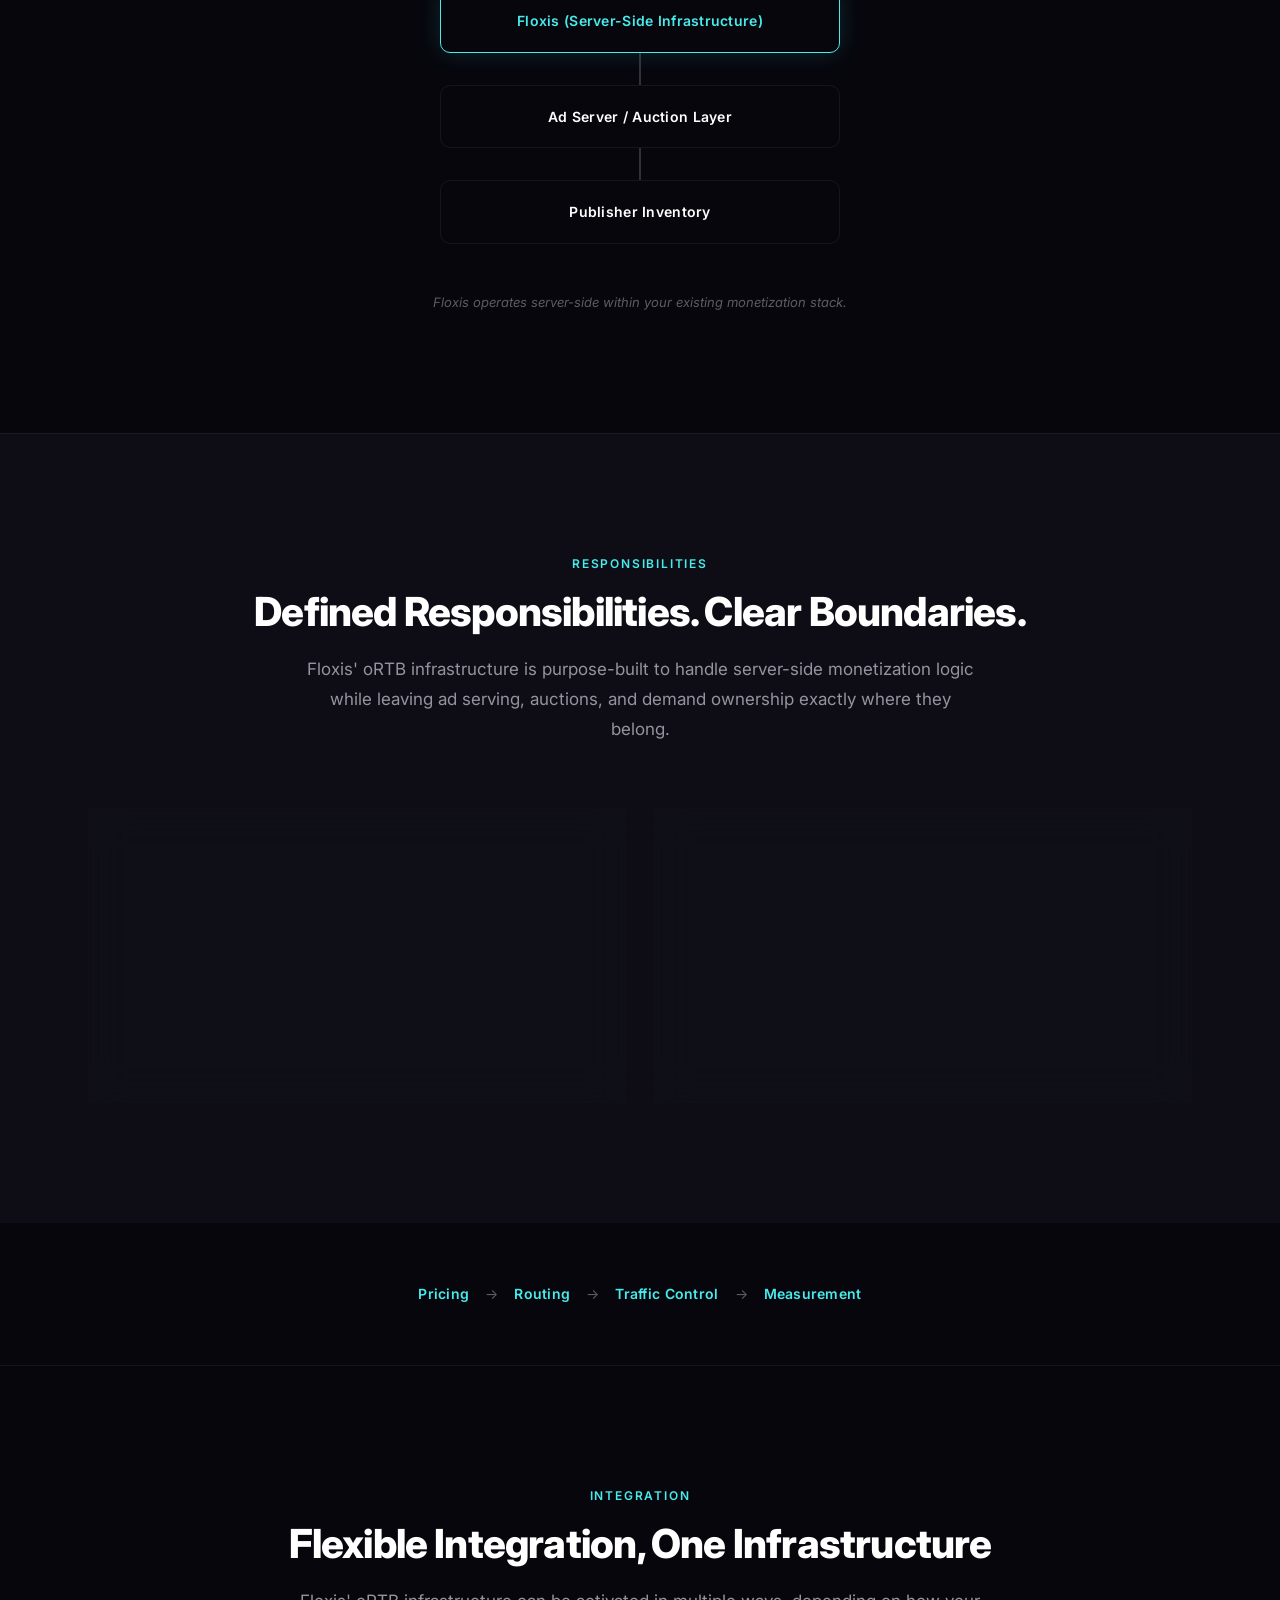
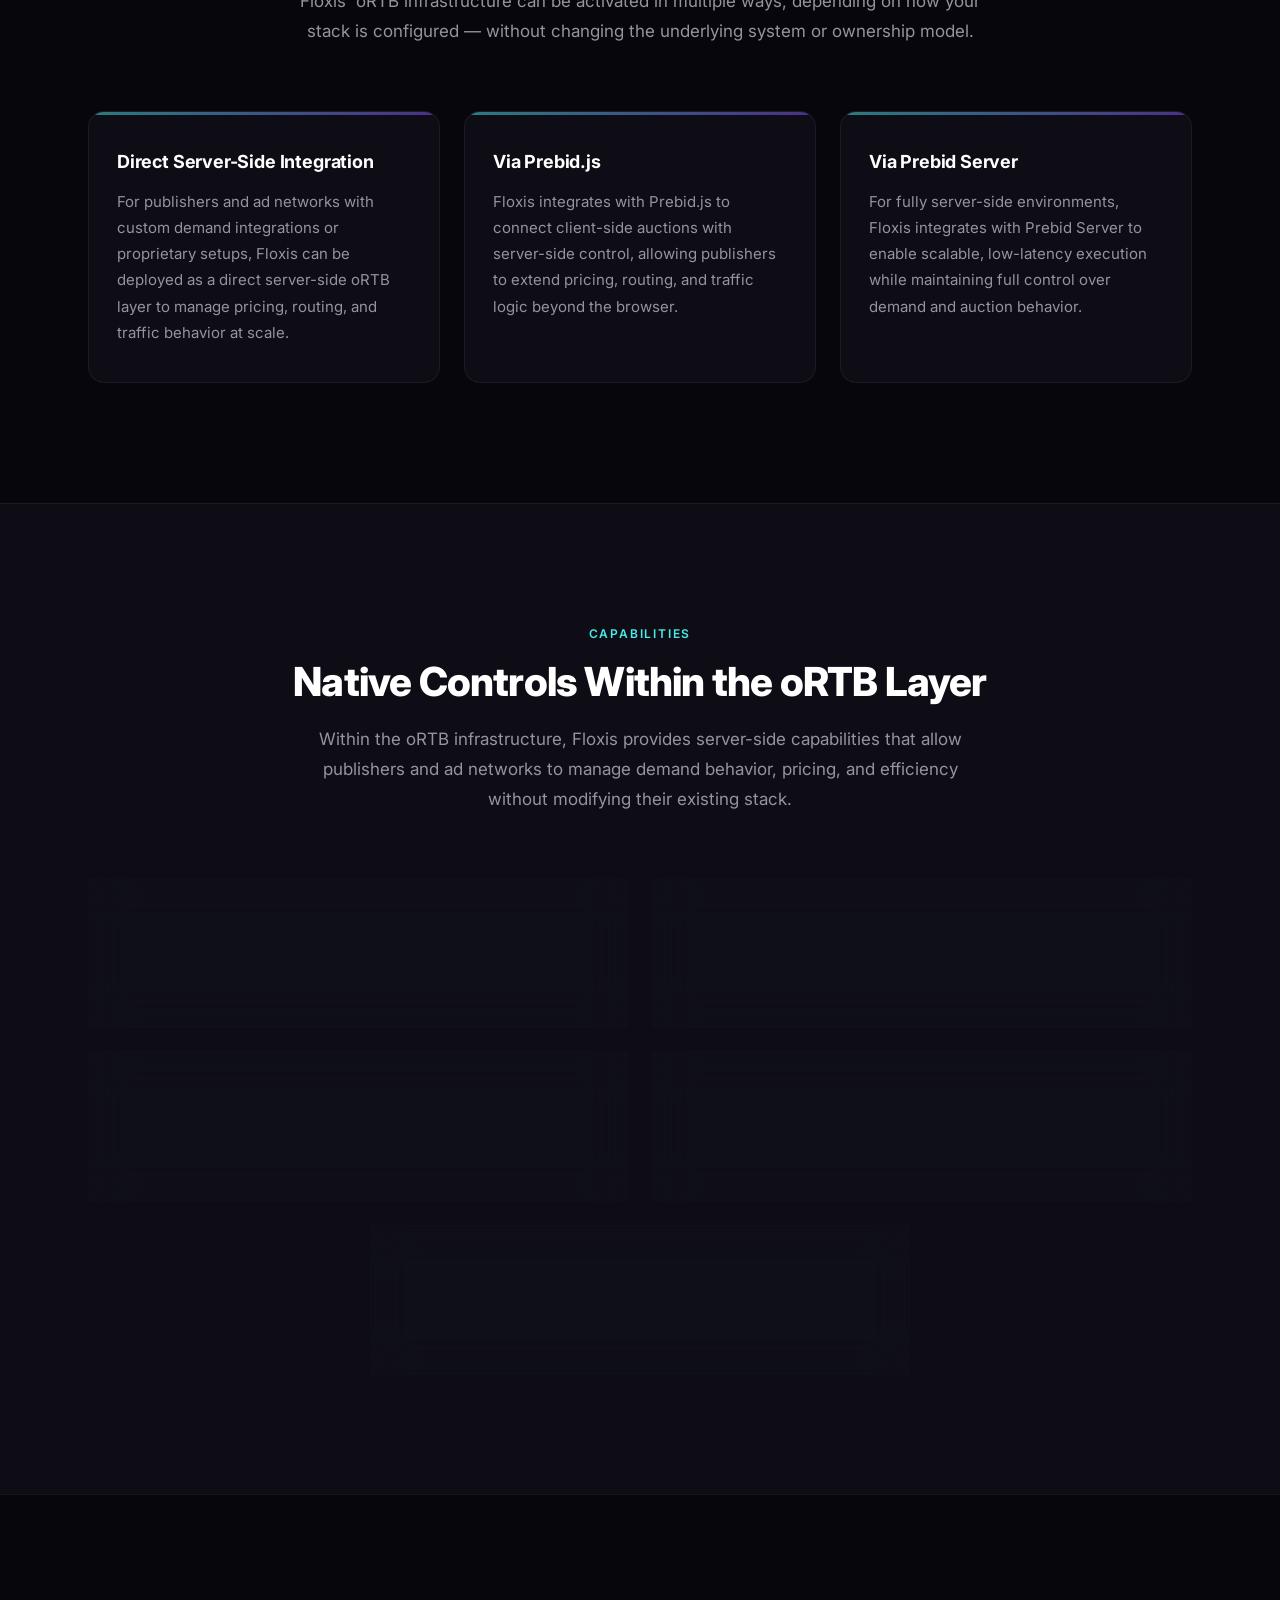
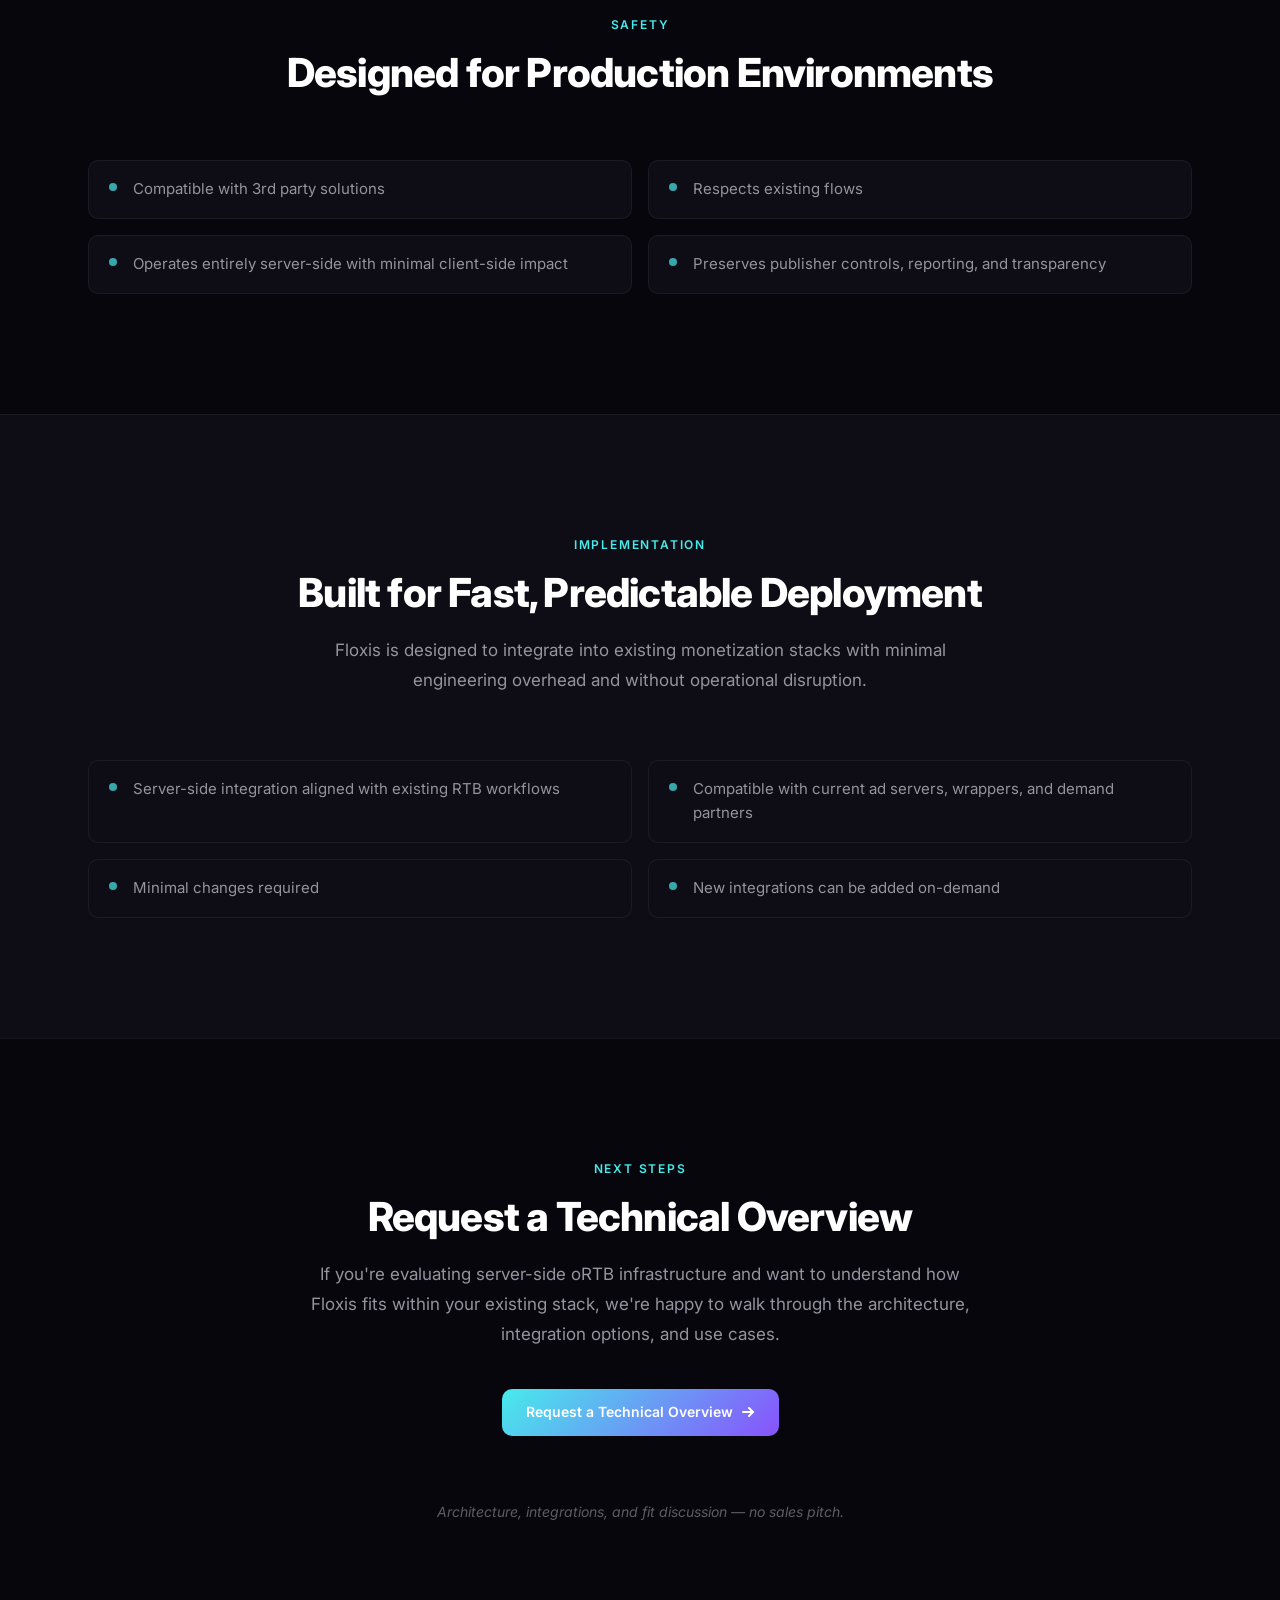
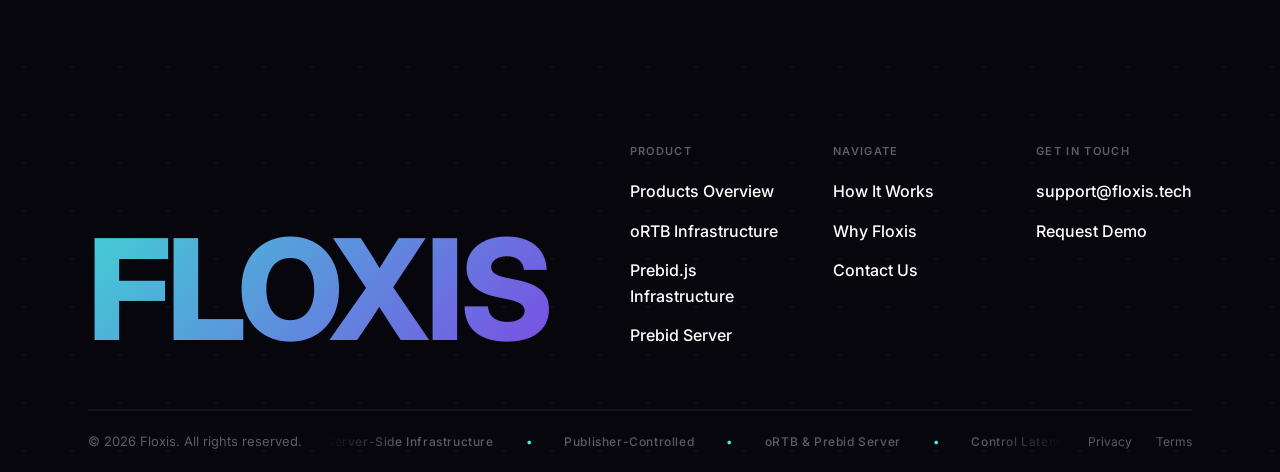
<file: product-ortb.html>
<!DOCTYPE html>
<html lang="en" data-theme="dark">
<head>
    <meta charset="UTF-8">
    <meta name="viewport" content="width=device-width, initial-scale=1.0">
    <title>oRTB Infrastructure — Floxis</title>
    <link rel="preconnect" href="https://fonts.googleapis.com">
    <link rel="preconnect" href="https://fonts.gstatic.com" crossorigin>
    <link href="https://fonts.googleapis.com/css2?family=Inter:wght@400;500;600;700;800&display=swap" rel="stylesheet">
    <style>
        *, *::before, *::after {
            margin: 0;
            padding: 0;
            box-sizing: border-box;
        }

        :root {
            --cyan: #47EBEB;
            --cyan-light: #87FFFF;
            --cyan-dark: #00B8B9;
            --purple: #8952FD;
            --purple-light: #9F75F9;
            --purple-dark: #632CDA;
            --gradient: linear-gradient(135deg, #47EBEB 0%, #8952FD 100%);
            --glow-cyan: rgba(71, 235, 235, 0.15);
            --glow-purple: rgba(137, 82, 253, 0.15);
        }

        [data-theme="dark"] {
            --bg: #07060D;
            --bg-elevated: #0E0D15;
            --bg-card: #12111A;
            --text-primary: #FFFFFF;
            --text-secondary: #94949E;
            --text-dim: #5C5C66;
            --border: rgba(255, 255, 255, 0.06);
            --border-light: rgba(255, 255, 255, 0.12);
            --nav-bg: rgba(7, 6, 13, 0.92);
            --card-bg: #12111A;
            --input-bg: #07060D;
            --accent: #47EBEB;
            --accent-light: #87FFFF;
            --gradient-text: linear-gradient(135deg, #47EBEB 0%, #8952FD 100%);
        }

        [data-theme="light"] {
            --bg: #FFFFFF;
            --bg-elevated: #F8F7F4;
            --bg-card: #FFFFFF;
            --text-primary: #1A1A1A;
            --text-secondary: #666666;
            --text-dim: #999999;
            --border: rgba(0, 0, 0, 0.08);
            --border-light: rgba(0, 0, 0, 0.12);
            --nav-bg: rgba(255, 255, 255, 0.92);
            --card-bg: #FFFFFF;
            --input-bg: #F5F5F5;
            --glow-cyan: rgba(71, 235, 235, 0.25);
            --glow-purple: rgba(137, 82, 253, 0.2);
            --accent: #8952FD;
            --accent-light: #9F75F9;
            --gradient-text: linear-gradient(135deg, #632CDA 0%, #47EBEB 100%);
        }

        html {
            scroll-behavior: smooth;
        }

        body {
            font-family: 'Inter', -apple-system, BlinkMacSystemFont, sans-serif;
            background: var(--bg);
            color: var(--text-primary);
            line-height: 1.6;
            -webkit-font-smoothing: antialiased;
            -moz-osx-font-smoothing: grayscale;
            overflow-x: hidden;
            transition: background 0.5s ease, color 0.5s ease;
        }

        ::selection {
            background: var(--accent);
            color: var(--bg);
        }

        /* Background Effects */
        .bg-grid {
            position: fixed;
            inset: 0;
            background-image:
                linear-gradient(var(--border) 1px, transparent 1px),
                linear-gradient(90deg, var(--border) 1px, transparent 1px);
            background-size: 60px 60px;
            pointer-events: none;
            z-index: 0;
            opacity: 0.5;
            transition: opacity 0.5s ease;
        }

        [data-theme="light"] .bg-grid {
            opacity: 0.3;
        }

        .bg-glow {
            position: fixed;
            top: -20%;
            left: 30%;
            width: 600px;
            height: 600px;
            background: radial-gradient(ellipse at center, var(--glow-purple) 0%, transparent 70%);
            pointer-events: none;
            z-index: 0;
            opacity: 0.7;
            transition: opacity 0.5s ease;
        }

        .bg-glow-cyan {
            position: fixed;
            bottom: -20%;
            right: 20%;
            width: 500px;
            height: 500px;
            background: radial-gradient(ellipse at center, var(--glow-cyan) 0%, transparent 70%);
            pointer-events: none;
            z-index: 0;
            opacity: 0.5;
            transition: opacity 0.5s ease;
        }

        [data-theme="light"] .bg-glow,
        [data-theme="light"] .bg-glow-cyan {
            opacity: 0.4;
        }

        .container {
            max-width: 1200px;
            margin: 0 auto;
            padding: 0 48px;
            position: relative;
            z-index: 1;
        }

        @media (max-width: 768px) {
            .container {
                padding: 0 24px;
            }
        }

        /* Navigation */
        nav {
            position: fixed;
            top: 0;
            left: 0;
            right: 0;
            z-index: 100;
            padding: 20px 0;
            transition: all 0.6s ease;
        }

        nav.scrolled {
            padding: 16px 0;
        }

        .nav-wrapper {
            max-width: 100%;
            margin: 0 auto;
            background: transparent;
            backdrop-filter: none;
            -webkit-backdrop-filter: none;
            border: 1px solid transparent;
            border-radius: 0;
            padding: 12px 0;
            transition: all 0.6s ease;
        }

        nav.scrolled .nav-wrapper {
            max-width: 1000px;
            background: var(--nav-bg);
            backdrop-filter: blur(16px);
            -webkit-backdrop-filter: blur(16px);
            border: 1px solid var(--border);
            border-radius: 12px;
            padding: 10px 24px;
        }

        .nav-inner {
            display: flex;
            align-items: center;
            justify-content: space-between;
        }

        .nav-actions {
            display: flex;
            align-items: center;
            gap: 12px;
        }

        .nav-cta {
            transition: all 0.6s ease;
        }

        nav.scrolled .nav-cta {
            padding: 10px 18px;
            border-radius: 8px;
            font-size: 13px;
        }

        .logo {
            font-family: 'Inter', sans-serif;
            font-size: 18px;
            font-weight: 700;
            letter-spacing: 0.1em;
            color: var(--text-primary);
            text-decoration: none;
            transition: all 0.6s ease;
        }

        .logo:hover {
            color: var(--accent);
        }

        .nav-links {
            display: flex;
            align-items: center;
            gap: 36px;
            list-style: none;
            transition: gap 0.6s ease;
        }

        nav.scrolled .nav-links {
            gap: 28px;
        }

        .nav-links li {
            position: relative;
        }

        .nav-links a {
            font-size: 14px;
            font-weight: 500;
            color: var(--text-secondary);
            text-decoration: none;
            padding: 8px 0;
            display: inline-block;
            position: relative;
            transition: all 0.3s ease;
            letter-spacing: 0.02em;
        }

        nav.scrolled .nav-links a {
            color: var(--text-primary);
            font-weight: 500;
        }

        .nav-links a::after {
            content: '';
            position: absolute;
            bottom: 0;
            left: 0;
            right: 0;
            height: 2px;
            background: var(--gradient);
            transform: scaleX(0);
            transform-origin: right;
            transition: transform 0.4s cubic-bezier(0.19, 1, 0.22, 1);
        }

        .nav-links a:hover {
            color: var(--text-primary);
        }

        .nav-links a:hover::after {
            transform: scaleX(1);
            transform-origin: left;
        }

        /* Nav Dropdown */
        .nav-dropdown {
            position: relative;
        }

        .nav-dropdown > a {
            display: inline-flex;
            align-items: center;
            gap: 4px;
        }

        .nav-dropdown > a .dropdown-arrow {
            width: 10px;
            height: 10px;
            transition: transform 0.3s ease;
        }

        .nav-dropdown:hover > a .dropdown-arrow {
            transform: rotate(180deg);
        }

        .nav-dropdown-menu {
            position: absolute;
            top: calc(100% + 8px);
            left: 50%;
            transform: translateX(-50%);
            min-width: 240px;
            background: var(--bg-elevated);
            border: 1px solid var(--border);
            border-radius: 12px;
            padding: 8px;
            opacity: 0;
            visibility: hidden;
            transition: opacity 0.2s ease, visibility 0.2s ease, transform 0.2s ease;
            transform: translateX(-50%) translateY(4px);
            z-index: 200;
            backdrop-filter: blur(16px);
            -webkit-backdrop-filter: blur(16px);
        }

        [data-theme="light"] .nav-dropdown-menu {
            background: rgba(255, 255, 255, 0.95);
            box-shadow: 0 8px 32px rgba(0, 0, 0, 0.1);
        }

        .nav-dropdown:hover .nav-dropdown-menu {
            opacity: 1;
            visibility: visible;
            transform: translateX(-50%) translateY(0);
        }

        .nav-dropdown-menu a {
            display: block;
            padding: 10px 14px;
            font-size: 13px;
            font-weight: 500;
            color: var(--text-secondary);
            text-decoration: none;
            border-radius: 8px;
            transition: all 0.2s ease;
            white-space: nowrap;
        }

        .nav-dropdown-menu a::after {
            display: none;
        }

        .nav-dropdown-menu a:hover {
            color: var(--text-primary);
            background: rgba(71, 235, 235, 0.08);
        }

        [data-theme="light"] .nav-dropdown-menu a:hover {
            background: rgba(137, 82, 253, 0.08);
        }

        /* Buttons */
        .btn {
            display: inline-flex;
            align-items: center;
            gap: 8px;
            font-family: 'Inter', sans-serif;
            font-size: 14px;
            font-weight: 600;
            text-decoration: none;
            transition: all 0.3s cubic-bezier(0.19, 1, 0.22, 1);
            cursor: pointer;
            border: none;
        }

        .btn-primary {
            background: var(--gradient);
            color: #FFFFFF;
            padding: 12px 24px;
            border-radius: 10px;
            position: relative;
            overflow: hidden;
            transition: all 0.4s cubic-bezier(0.19, 1, 0.22, 1);
        }

        [data-theme="light"] .btn-primary {
            background: linear-gradient(135deg, #8952FD 0%, #47EBEB 100%);
        }

        .btn-primary span {
            position: relative;
            z-index: 1;
            display: flex;
            align-items: center;
            gap: 8px;
        }

        .btn-primary:hover {
            transform: translateY(-2px);
            box-shadow: 0 8px 32px var(--glow-cyan), 0 4px 16px var(--glow-purple);
        }

        [data-theme="light"] .btn-primary:hover {
            background: linear-gradient(135deg, #632CDA 0%, #00B8B9 100%);
            box-shadow: 0 8px 32px var(--glow-purple), 0 4px 16px var(--glow-cyan);
        }

        .btn-ghost {
            color: var(--text-secondary);
            padding: 12px 0;
            position: relative;
        }

        .btn-ghost::after {
            content: '';
            position: absolute;
            bottom: 8px;
            left: 0;
            width: 0;
            height: 1px;
            background: var(--accent);
            transition: width 0.3s ease;
        }

        .btn-ghost:hover {
            color: var(--accent);
        }

        .btn-ghost:hover::after {
            width: 100%;
        }

        .btn-ghost svg {
            transition: transform 0.3s ease;
        }

        .btn-ghost:hover svg {
            transform: translateX(4px);
        }

        /* Hero */
        .hero {
            min-height: 100vh;
            display: flex;
            align-items: center;
            padding: 140px 0 100px;
            position: relative;
        }

        .hero-content {
            max-width: 720px;
        }

        .hero-label {
            display: inline-flex;
            align-items: center;
            gap: 8px;
            font-size: 12px;
            font-weight: 600;
            letter-spacing: 0.15em;
            text-transform: uppercase;
            color: var(--accent);
            margin-bottom: 28px;
            padding: 10px 18px;
            background: rgba(71, 235, 235, 0.08);
            border: 1px solid rgba(71, 235, 235, 0.2);
            border-radius: 100px;
            opacity: 0;
            animation: fadeUp 0.7s cubic-bezier(0.19, 1, 0.22, 1) forwards;
            transition: all 0.4s cubic-bezier(0.19, 1, 0.22, 1);
            cursor: default;
        }

        .hero-label:hover {
            background: rgba(71, 235, 235, 0.15);
            border-color: rgba(71, 235, 235, 0.4);
            transform: translateY(-2px);
            box-shadow: 0 8px 24px rgba(71, 235, 235, 0.2);
        }

        [data-theme="light"] .hero-label {
            background: rgba(137, 82, 253, 0.08);
            border-color: rgba(137, 82, 253, 0.2);
        }

        [data-theme="light"] .hero-label:hover {
            background: rgba(137, 82, 253, 0.15);
            border-color: rgba(137, 82, 253, 0.4);
            box-shadow: 0 8px 24px rgba(137, 82, 253, 0.2);
        }

        .hero-label::before {
            content: '';
            width: 6px;
            height: 6px;
            background: var(--accent);
            border-radius: 50%;
            animation: pulse 2s ease-in-out infinite;
        }

        @keyframes pulse {
            0%, 100% { opacity: 1; transform: scale(1); }
            50% { opacity: 0.5; transform: scale(1.2); }
        }

        .hero h1 {
            font-family: 'Inter', sans-serif;
            font-size: clamp(36px, 4.5vw, 56px);
            font-weight: 800;
            line-height: 1.12;
            letter-spacing: -0.03em;
            color: var(--text-primary);
            margin-bottom: 28px;
            opacity: 0;
            animation: fadeUp 0.7s cubic-bezier(0.19, 1, 0.22, 1) 0.1s forwards;
        }

        .hero-sub {
            font-size: 17px;
            line-height: 1.75;
            color: var(--text-secondary);
            max-width: 620px;
            margin-bottom: 44px;
            opacity: 0;
            animation: fadeUp 0.7s cubic-bezier(0.19, 1, 0.22, 1) 0.2s forwards;
        }

        .hero-ctas {
            display: flex;
            align-items: center;
            gap: 28px;
            flex-wrap: wrap;
            opacity: 0;
            animation: fadeUp 0.7s cubic-bezier(0.19, 1, 0.22, 1) 0.3s forwards;
        }

        @keyframes fadeUp {
            from {
                opacity: 0;
                transform: translateY(24px);
            }
            to {
                opacity: 1;
                transform: translateY(0);
            }
        }

        /* Sections */
        .page-section {
            padding: 120px 0;
            border-top: 1px solid var(--border);
            position: relative;
            transition: border-color 0.5s ease;
        }

        .page-section.alt-bg {
            background: var(--bg-elevated);
            transition: background 0.5s ease;
        }

        [data-theme="light"] .page-section.alt-bg {
            background: #F8F7F4;
        }

        .section-header {
            text-align: center;
            margin-bottom: 64px;
        }

        .section-label {
            font-size: 12px;
            font-weight: 600;
            letter-spacing: 0.15em;
            text-transform: uppercase;
            color: var(--accent);
            margin-bottom: 16px;
            transition: color 0.5s ease;
        }

        .section-title {
            font-family: 'Inter', sans-serif;
            font-size: clamp(28px, 3.5vw, 40px);
            font-weight: 800;
            color: var(--text-primary);
            letter-spacing: -0.02em;
            line-height: 1.15;
            margin-bottom: 20px;
        }

        .section-text {
            font-size: 17px;
            line-height: 1.75;
            color: var(--text-secondary);
            max-width: 680px;
            margin: 0 auto 40px;
        }

        .section-header .section-text {
            text-align: center;
        }

        .section-small {
            font-size: 14px;
            line-height: 1.7;
            color: var(--text-dim);
            font-style: italic;
            margin-top: 48px;
            text-align: center;
            max-width: 680px;
            margin-left: auto;
            margin-right: auto;
        }

        /* Feature Cards Grid */
        .feature-cards {
            display: grid;
            grid-template-columns: repeat(3, 1fr);
            gap: 24px;
        }

        @media (max-width: 900px) {
            .feature-cards {
                grid-template-columns: 1fr;
                gap: 20px;
            }
        }

        .feature-card {
            padding: 36px 28px;
            background: rgba(18, 17, 26, 0.6);
            border: 1px solid rgba(255, 255, 255, 0.08);
            border-radius: 16px;
            backdrop-filter: blur(20px);
            -webkit-backdrop-filter: blur(20px);
            position: relative;
            overflow: hidden;
            transition: all 0.5s cubic-bezier(0.19, 1, 0.22, 1);
        }

        [data-theme="light"] .feature-card {
            background: rgba(255, 255, 255, 0.8);
            border: 1px solid rgba(0, 0, 0, 0.08);
            box-shadow: 0 4px 24px rgba(0, 0, 0, 0.06);
        }

        .feature-card::before {
            content: '';
            position: absolute;
            top: 24px;
            bottom: 24px;
            left: 0;
            width: 3px;
            background: var(--gradient);
            border-radius: 0 3px 3px 0;
            opacity: 0.6;
            transition: all 0.4s ease;
        }

        .feature-card:hover {
            transform: translateY(-4px);
            border-color: rgba(137, 82, 253, 0.3);
            box-shadow: 0 12px 40px rgba(137, 82, 253, 0.15);
        }

        [data-theme="light"] .feature-card:hover {
            box-shadow: 0 12px 40px rgba(137, 82, 253, 0.12);
        }

        .feature-card:hover::before {
            opacity: 1;
            top: 16px;
            bottom: 16px;
        }

        .feature-card h3 {
            font-family: 'Inter', sans-serif;
            font-size: 18px;
            font-weight: 700;
            color: var(--text-primary);
            margin-bottom: 12px;
            letter-spacing: -0.01em;
        }

        .feature-card p {
            font-size: 15px;
            line-height: 1.7;
            color: var(--text-secondary);
        }

        /* Bullet list in cards */
        .bullet-list {
            list-style: none;
            padding: 0;
            display: flex;
            flex-wrap: wrap;
            gap: 16px;
            justify-content: center;
        }

        .bullet-list li {
            flex: 0 1 calc(50% - 8px);
            min-width: 260px;
            font-size: 15px;
            line-height: 1.65;
            color: var(--text-secondary);
            padding: 16px 20px 16px 44px;
            position: relative;
            background: var(--bg-elevated);
            border: 1px solid var(--border);
            border-radius: 10px;
            transition: all 0.3s ease;
        }

        @media (max-width: 768px) {
            .bullet-list li {
                flex: 1 1 100%;
            }
        }

        [data-theme="light"] .bullet-list li {
            background: rgba(255, 255, 255, 0.9);
        }

        .bullet-list li:hover {
            border-color: var(--border-light);
        }

        .bullet-list li::before {
            content: '';
            position: absolute;
            left: 20px;
            top: 22px;
            width: 8px;
            height: 8px;
            border-radius: 50%;
            background: var(--accent);
            opacity: 0.7;
        }

        /* Stack Placement Diagram */
        .diagram-wrapper {
            display: flex;
            justify-content: center;
            padding: 60px 0 20px;
        }

        .stack-diagram-flat {
            display: flex;
            flex-direction: column;
            align-items: center;
            width: 100%;
            max-width: 400px;
        }

        .diagram-box {
            width: 100%;
            padding: 18px 28px;
            border-radius: 10px;
            border: 1px solid var(--border);
            text-align: center;
            background: var(--bg);
            transition: border-color 0.3s ease;
        }

        .diagram-box span {
            font-family: 'Inter', sans-serif;
            font-size: 14px;
            font-weight: 600;
            color: var(--text-primary);
            letter-spacing: 0.02em;
        }

        .diagram-box.floxis-box {
            border: 1.5px solid var(--accent);
            box-shadow: 0 0 24px var(--glow-cyan);
        }

        .diagram-box.floxis-box span {
            color: var(--accent);
        }

        .diagram-connector {
            width: 2px;
            height: 32px;
            background: var(--text-dim);
            opacity: 0.5;
        }

        .diagram-caption {
            text-align: center;
            margin-top: 28px;
            font-size: 13px;
            color: var(--text-dim);
            font-style: italic;
        }

        /* Two-column responsibilities */
        .responsibilities-grid {
            display: grid;
            grid-template-columns: 1fr 1fr;
            gap: 28px;
            margin-top: 8px;
        }

        @media (max-width: 768px) {
            .responsibilities-grid {
                grid-template-columns: 1fr;
                gap: 20px;
            }
        }

        .responsibility-col {
            padding: 36px 32px;
            background: rgba(18, 17, 26, 0.6);
            border: 1px solid rgba(255, 255, 255, 0.08);
            border-radius: 16px;
            backdrop-filter: blur(20px);
            -webkit-backdrop-filter: blur(20px);
            transition: all 0.4s ease;
        }

        [data-theme="light"] .responsibility-col {
            background: rgba(255, 255, 255, 0.8);
            border: 1px solid rgba(0, 0, 0, 0.08);
            box-shadow: 0 4px 24px rgba(0, 0, 0, 0.06);
        }

        .responsibility-col:hover {
            border-color: rgba(137, 82, 253, 0.2);
        }

        .responsibility-col h3 {
            font-family: 'Inter', sans-serif;
            font-size: 18px;
            font-weight: 700;
            color: var(--text-primary);
            margin-bottom: 20px;
            letter-spacing: -0.01em;
        }

        .responsibility-col ul {
            list-style: none;
            padding: 0;
            display: flex;
            flex-direction: column;
            gap: 12px;
        }

        .responsibility-col ul li {
            font-size: 15px;
            line-height: 1.65;
            color: var(--text-secondary);
            padding-left: 24px;
            position: relative;
        }

        .responsibility-col ul li::before {
            content: '';
            position: absolute;
            left: 0;
            top: 10px;
            width: 8px;
            height: 8px;
            border-radius: 50%;
            background: var(--accent);
            opacity: 0.7;
        }

        /* Capability Flow Divider */
        .capability-flow {
            display: flex;
            align-items: center;
            justify-content: center;
            gap: 0;
            padding: 60px 0;
            flex-wrap: wrap;
        }

        .flow-item {
            font-family: 'Inter', sans-serif;
            font-size: 14px;
            font-weight: 600;
            color: var(--accent);
            letter-spacing: 0.02em;
            white-space: nowrap;
        }

        .flow-arrow {
            font-size: 14px;
            color: var(--text-dim);
            padding: 0 16px;
            user-select: none;
        }

        @media (max-width: 600px) {
            .capability-flow {
                flex-direction: column;
                gap: 12px;
            }
            .flow-arrow {
                transform: rotate(90deg);
                padding: 4px 0;
            }
        }

        /* Integration Sub-sections */
        .integration-blocks {
            display: grid;
            grid-template-columns: repeat(3, 1fr);
            gap: 24px;
        }

        @media (max-width: 900px) {
            .integration-blocks {
                grid-template-columns: 1fr;
                gap: 20px;
            }
        }

        .integration-block {
            padding: 36px 28px;
            background: var(--bg-elevated);
            border: 1px solid var(--border);
            border-radius: 16px;
            transition: all 0.4s ease;
            position: relative;
            overflow: hidden;
        }

        .integration-block::after {
            content: '';
            position: absolute;
            top: 0;
            left: 0;
            right: 0;
            height: 3px;
            background: var(--gradient);
            opacity: 0.5;
            transition: opacity 0.3s ease;
        }

        .integration-block:hover {
            transform: translateY(-3px);
            border-color: var(--border-light);
            box-shadow: 0 8px 32px rgba(71, 235, 235, 0.1);
        }

        .integration-block:hover::after {
            opacity: 1;
        }

        [data-theme="light"] .integration-block {
            background: rgba(255, 255, 255, 0.9);
            box-shadow: 0 2px 12px rgba(0, 0, 0, 0.04);
        }

        .integration-block h3 {
            font-family: 'Inter', sans-serif;
            font-size: 18px;
            font-weight: 700;
            color: var(--text-primary);
            margin-bottom: 12px;
            letter-spacing: -0.01em;
        }

        .integration-block p {
            font-size: 15px;
            line-height: 1.75;
            color: var(--text-secondary);
        }

        /* Capability Cards */
        .capability-grid {
            display: flex;
            flex-wrap: wrap;
            gap: 24px;
            justify-content: center;
        }

        .capability-card {
            flex: 0 1 calc(50% - 12px);
            min-width: 280px;
        }

        @media (max-width: 768px) {
            .capability-card {
                flex: 1 1 100%;
            }
        }

        .capability-card {
            padding: 32px 24px;
            background: rgba(18, 17, 26, 0.6);
            border: 1px solid rgba(255, 255, 255, 0.08);
            border-radius: 16px;
            backdrop-filter: blur(20px);
            -webkit-backdrop-filter: blur(20px);
            transition: all 0.5s cubic-bezier(0.19, 1, 0.22, 1);
            position: relative;
            overflow: hidden;
        }

        [data-theme="light"] .capability-card {
            background: rgba(255, 255, 255, 0.8);
            border: 1px solid rgba(0, 0, 0, 0.08);
            box-shadow: 0 4px 24px rgba(0, 0, 0, 0.06);
        }

        .capability-card::before {
            content: '';
            position: absolute;
            top: 0;
            left: 0;
            right: 0;
            height: 2px;
            background: var(--gradient);
            opacity: 0;
            transition: opacity 0.3s ease;
        }

        .capability-card:hover {
            transform: translateY(-4px);
            border-color: rgba(71, 235, 235, 0.3);
            box-shadow: 0 12px 40px rgba(71, 235, 235, 0.12);
        }

        .capability-card:hover::before {
            opacity: 1;
        }

        .capability-card h3 {
            font-family: 'Inter', sans-serif;
            font-size: 16px;
            font-weight: 700;
            color: var(--text-primary);
            margin-bottom: 10px;
            letter-spacing: -0.01em;
        }

        .capability-card p {
            font-size: 14px;
            line-height: 1.7;
            color: var(--text-secondary);
        }

        /* CTA Section */
        .cta-section {
            padding: 120px 0;
            border-top: 1px solid var(--border);
            text-align: center;
            position: relative;
            transition: border-color 0.5s ease;
        }

        .cta-section .section-label {
            text-align: center;
        }

        .cta-section .section-title {
            margin-left: auto;
            margin-right: auto;
        }

        .cta-section .section-text {
            margin-left: auto;
            margin-right: auto;
            text-align: center;
        }

        .cta-section .section-small {
            margin-left: auto;
            margin-right: auto;
            text-align: center;
        }

        .cta-btn-wrapper {
            margin-top: 36px;
        }

        /* Footer */
        footer {
            padding: 100px 0 0 0;
            background: var(--bg);
            position: relative;
            overflow: hidden;
            transition: background 0.5s ease;
        }

        footer::before {
            content: '';
            position: absolute;
            inset: 0;
            background-image:
                radial-gradient(circle at center, var(--text-dim) 1px, transparent 1px);
            background-size: 48px 48px;
            opacity: 0.15;
            pointer-events: none;
        }

        [data-theme="light"] footer::before {
            opacity: 0.25;
        }

        .footer-content {
            position: relative;
            z-index: 1;
        }

        .footer-main {
            display: grid;
            grid-template-columns: 1fr auto;
            gap: 80px;
            align-items: end;
            padding-bottom: 60px;
            border-bottom: 1px solid var(--border);
        }

        @media (max-width: 900px) {
            .footer-main {
                grid-template-columns: 1fr;
                gap: 48px;
            }
        }

        .footer-grid {
            display: grid;
            grid-template-columns: repeat(3, 1fr);
            gap: 48px;
        }

        @media (max-width: 768px) {
            .footer-grid {
                grid-template-columns: 1fr;
                gap: 36px;
            }
        }

        .footer-col {
            display: flex;
            flex-direction: column;
            gap: 14px;
        }

        .footer-col-label {
            font-size: 11px;
            font-weight: 600;
            letter-spacing: 0.12em;
            text-transform: uppercase;
            color: var(--text-dim);
            margin-bottom: 4px;
        }

        .footer-col a {
            font-size: 16px;
            font-weight: 500;
            color: var(--text-primary);
            text-decoration: none;
            transition: all 0.3s ease;
            position: relative;
            width: fit-content;
        }

        .footer-col a::after {
            content: '';
            position: absolute;
            bottom: -2px;
            left: 0;
            width: 0;
            height: 1px;
            background: var(--accent);
            transition: width 0.3s ease;
        }

        .footer-col a:hover {
            color: var(--accent);
        }

        .footer-col a:hover::after {
            width: 100%;
        }

        .footer-brand {
            position: relative;
        }

        .footer-logo-large {
            font-family: 'Inter', sans-serif;
            font-size: clamp(64px, 12vw, 140px);
            font-weight: 800;
            letter-spacing: -0.03em;
            line-height: 0.85;
            background: var(--gradient);
            -webkit-background-clip: text;
            -webkit-text-fill-color: transparent;
            background-clip: text;
            opacity: 0.9;
            user-select: none;
        }

        [data-theme="light"] .footer-logo-large {
            background: linear-gradient(135deg, #8952FD 0%, #47EBEB 100%);
            -webkit-background-clip: text;
            -webkit-text-fill-color: transparent;
            background-clip: text;
        }

        @media (max-width: 900px) {
            .footer-brand {
                order: -1;
            }
        }

        .footer-bottom {
            border-top: 1px solid var(--border);
            padding: 20px 0;
            display: flex;
            align-items: center;
            justify-content: space-between;
            gap: 24px;
        }

        @media (max-width: 768px) {
            .footer-bottom {
                flex-direction: column;
                text-align: center;
            }
        }

        .footer-copy {
            font-size: 13px;
            color: var(--text-dim);
        }

        .footer-ticker {
            flex: 1;
            overflow: hidden;
            mask-image: linear-gradient(90deg, transparent, black 10%, black 90%, transparent);
            -webkit-mask-image: linear-gradient(90deg, transparent, black 10%, black 90%, transparent);
        }

        .footer-ticker-inner {
            display: flex;
            gap: 32px;
            animation: ticker 30s linear infinite;
            white-space: nowrap;
        }

        .footer-ticker-inner span {
            font-size: 12px;
            font-weight: 500;
            letter-spacing: 0.05em;
            color: var(--text-dim);
            display: flex;
            align-items: center;
            gap: 32px;
        }

        .footer-ticker-inner span::after {
            content: '\2022';
            color: var(--accent);
        }

        @keyframes ticker {
            0% { transform: translateX(0); }
            100% { transform: translateX(-50%); }
        }

        .footer-legal {
            display: flex;
            gap: 24px;
        }

        .footer-legal a {
            font-size: 12px;
            color: var(--text-dim);
            text-decoration: none;
            transition: color 0.3s ease;
        }

        .footer-legal a:hover {
            color: var(--text-primary);
        }

        /* Scroll animations */
        .fade-in {
            opacity: 0;
            transform: translateY(32px);
            transition: opacity 0.7s cubic-bezier(0.19, 1, 0.22, 1),
                        transform 0.7s cubic-bezier(0.19, 1, 0.22, 1);
        }

        .fade-in.visible {
            opacity: 1;
            transform: translateY(0);
        }

        .fade-in:nth-child(1) { transition-delay: 0s; }
        .fade-in:nth-child(2) { transition-delay: 0.1s; }
        .fade-in:nth-child(3) { transition-delay: 0.2s; }

        /* Mobile nav */
        @media (max-width: 768px) {
            .nav-links {
                display: none;
            }

            .hero-ctas {
                flex-direction: column;
                align-items: flex-start;
                gap: 16px;
            }
        }
    </style>
</head>
<body>
    <div class="bg-grid"></div>
    <div class="bg-glow"></div>
    <div class="bg-glow-cyan"></div>

    <!-- Navigation -->
    <nav id="nav">
        <div class="container">
            <div class="nav-wrapper">
                <div class="nav-inner">
                    <a href="index.html" class="logo">FLOXIS</a>
                    <ul class="nav-links">
                        <li class="nav-dropdown">
                            <a href="products.html">Product <svg class="dropdown-arrow" viewBox="0 0 10 10" fill="none" stroke="currentColor" stroke-width="1.5" stroke-linecap="round"><path d="M2 4l3 3 3-3"/></svg></a>
                            <div class="nav-dropdown-menu">
                                <a href="product-ortb.html">oRTB Infrastructure</a>
                                <a href="product-prebidjs.html">Prebid.js Infrastructure</a>
                                <a href="product-prebid-server.html">Prebid Server Infrastructure</a>
                            </div>
                        </li>
                        <li><a href="index.html#stack">How It Works</a></li>
                        <li><a href="index.html#values">Why Floxis</a></li>
                        <li><a href="index.html#faq">FAQ</a></li>
                        <li><a href="index.html#cta">Contact</a></li>
                    </ul>
                    <div class="nav-actions">
                        <a href="index.html#cta" class="btn btn-primary nav-cta">
                            <span>Get Started</span>
                        </a>
                    </div>
                </div>
            </div>
        </div>
    </nav>

    <!-- Hero -->
    <section class="hero">
        <div class="container">
            <div class="hero-content">
                <span class="hero-label">oRTB Infrastructure</span>
                <h1>Server-Side oRTB Infrastructure</h1>
                <p class="hero-sub">Floxis provides a server-side oRTB infrastructure layer that allows publishers and ad networks to control pricing, traffic shaping, and demand behavior within their existing monetization stack — without replacing core systems or disrupting auctions.</p>
                <div class="hero-ctas">
                    <a href="index.html#cta" class="btn btn-primary">
                        <span>
                            Request a Technical Overview
                            <svg width="14" height="14" viewBox="0 0 14 14" fill="none" stroke="currentColor" stroke-width="2" stroke-linecap="round">
                                <path d="M2 7h10M8 3l4 4-4 4"/>
                            </svg>
                        </span>
                    </a>
                    <a href="#stack-placement" class="btn btn-ghost">
                        See where Floxis sits in your stack
                        <svg width="14" height="14" viewBox="0 0 14 14" fill="none" stroke="currentColor" stroke-width="1.5" stroke-linecap="round">
                            <path d="M2 7h10M8 3l4 4-4 4"/>
                        </svg>
                    </a>
                </div>
            </div>
        </div>
    </section>

    <!-- Stack Placement -->
    <section class="page-section" id="stack-placement">
        <div class="container">
            <div class="section-header fade-in">
                <p class="section-label">Stack Integration</p>
                <h2 class="section-title">Built to Operate Inside Your Stack</h2>
                <p class="section-text">Floxis operates server-side, between your demand integrations and your ad server, acting as a controlled infrastructure layer — not an ad server, wrapper, or demand source.</p>
            </div>
            <ul class="bullet-list fade-in">
                <li>Integrates with existing SSPs, DSPs, and direct demand</li>
                <li>Respects ad server priorities and auction logic</li>
                <li>Preserves full ownership of demand relationships and pricing decisions</li>
            </ul>

            <!-- Stack Placement Diagram -->
            <div class="diagram-wrapper fade-in">
                <div class="stack-diagram-flat">
                    <div class="diagram-box">
                        <span>Demand Partners</span>
                    </div>
                    <div class="diagram-connector"></div>
                    <div class="diagram-box floxis-box">
                        <span>Floxis (Server-Side Infrastructure)</span>
                    </div>
                    <div class="diagram-connector"></div>
                    <div class="diagram-box">
                        <span>Ad Server / Auction Layer</span>
                    </div>
                    <div class="diagram-connector"></div>
                    <div class="diagram-box">
                        <span>Publisher Inventory</span>
                    </div>
                </div>
            </div>
            <p class="diagram-caption fade-in">Floxis operates server-side within your existing monetization stack.</p>

        </div>
    </section>

    <!-- Defined Responsibilities -->
    <section class="page-section alt-bg">
        <div class="container">
            <div class="section-header fade-in">
                <p class="section-label">Responsibilities</p>
                <h2 class="section-title">Defined Responsibilities. Clear Boundaries.</h2>
                <p class="section-text">Floxis' oRTB infrastructure is purpose-built to handle server-side monetization logic while leaving ad serving, auctions, and demand ownership exactly where they belong.</p>
            </div>
            <div class="responsibilities-grid fade-in">
                <div class="responsibility-col">
                    <h3>What Floxis Handles</h3>
                    <ul>
                        <li>Server-side oRTB request handling</li>
                        <li>Pricing and floor rule enforcement</li>
                        <li>Traffic shaping and routing logic</li>
                        <li>Request volume control and efficiency management</li>
                        <li>Enforcement of preferred supply paths (SPO)</li>
                    </ul>
                </div>
                <div class="responsibility-col">
                    <h3>What Remains in Your Stack</h3>
                    <ul>
                        <li>Ad serving and creative delivery</li>
                        <li>Auction execution and priority decisions</li>
                        <li>Demand ownership and commercial relationships</li>
                        <li>Client-side logic and browser execution</li>
                    </ul>
                </div>
            </div>

        </div>
    </section>

    <!-- Capability Flow Divider -->
    <div class="container">
        <div class="capability-flow fade-in">
            <span class="flow-item">Pricing</span>
            <span class="flow-arrow">&rarr;</span>
            <span class="flow-item">Routing</span>
            <span class="flow-arrow">&rarr;</span>
            <span class="flow-item">Traffic Control</span>
            <span class="flow-arrow">&rarr;</span>
            <span class="flow-item">Measurement</span>
        </div>
    </div>

    <!-- Flexible Integration -->
    <section class="page-section">
        <div class="container">
            <div class="section-header fade-in">
                <p class="section-label">Integration</p>
                <h2 class="section-title">Flexible Integration, One Infrastructure</h2>
                <p class="section-text">Floxis' oRTB infrastructure can be activated in multiple ways, depending on how your stack is configured — without changing the underlying system or ownership model.</p>
            </div>
            <div class="integration-blocks fade-in">
                <div class="integration-block">
                    <h3>Direct Server-Side Integration</h3>
                    <p>For publishers and ad networks with custom demand integrations or proprietary setups, Floxis can be deployed as a direct server-side oRTB layer to manage pricing, routing, and traffic behavior at scale.</p>
                </div>
                <div class="integration-block">
                    <h3>Via Prebid.js</h3>
                    <p>Floxis integrates with Prebid.js to connect client-side auctions with server-side control, allowing publishers to extend pricing, routing, and traffic logic beyond the browser.</p>
                </div>
                <div class="integration-block">
                    <h3>Via Prebid Server</h3>
                    <p>For fully server-side environments, Floxis integrates with Prebid Server to enable scalable, low-latency execution while maintaining full control over demand and auction behavior.</p>
                </div>
            </div>
        </div>
    </section>

    <!-- Infrastructure Capabilities -->
    <section class="page-section alt-bg">
        <div class="container">
            <div class="section-header fade-in">
                <p class="section-label">Capabilities</p>
                <h2 class="section-title">Native Controls Within the oRTB Layer</h2>
                <p class="section-text">Within the oRTB infrastructure, Floxis provides server-side capabilities that allow publishers and ad networks to manage demand behavior, pricing, and efficiency without modifying their existing stack.</p>
            </div>
            <div class="capability-grid fade-in">
                <div class="capability-card">
                    <h3>Supply Path Control (SPO)</h3>
                    <p>Define and enforce preferred demand paths server-side while respecting auction priorities and partner relationships.</p>
                </div>
                <div class="capability-card">
                    <h3>Pricing &amp; Floor Price Control</h3>
                    <p>Set and manage pricing rules across demand in a transparent and controlled manner, without disrupting auction execution.</p>
                </div>
                <div class="capability-card">
                    <h3>Traffic Shaping &amp; Routing</h3>
                    <p>Shape, segment, and route traffic based on business rules, performance signals, and operational requirements you control.</p>
                </div>
                <div class="capability-card">
                    <h3>Request Volume Management</h3>
                    <p>Manage query volume and request behavior to improve efficiency, reduce waste, and maintain predictable performance.</p>
                </div>
                <div class="capability-card">
                    <h3>Controlled Experimentation</h3>
                    <p>Test pricing, routing, and demand strategies safely within your existing stack, without exposing production traffic to unnecessary risk.</p>
                </div>
            </div>

        </div>
    </section>

    <!-- Safety & Compatibility -->
    <section class="page-section">
        <div class="container">
            <div class="section-header fade-in">
                <p class="section-label">Safety</p>
                <h2 class="section-title">Designed for Production Environments</h2>

            </div>
            <ul class="bullet-list fade-in">
                <li>Compatible with 3rd party solutions</li>
                <li>Respects existing flows</li>
                <li>Operates entirely server-side with minimal client-side impact</li>
                <li>Preserves publisher controls, reporting, and transparency</li>
            </ul>

        </div>
    </section>

    <!-- Implementation -->
    <section class="page-section alt-bg">
        <div class="container">
            <div class="section-header fade-in">
                <p class="section-label">Implementation</p>
                <h2 class="section-title">Built for Fast, Predictable Deployment</h2>
                <p class="section-text">Floxis is designed to integrate into existing monetization stacks with minimal engineering overhead and without operational disruption.</p>
            </div>
            <ul class="bullet-list fade-in">
                <li>Server-side integration aligned with existing RTB workflows</li>
                <li>Compatible with current ad servers, wrappers, and demand partners</li>
                <li>Minimal changes required</li>
                <li>New integrations can be added on-demand</li>
            </ul>

        </div>
    </section>

    <!-- CTA -->
    <section class="cta-section">
        <div class="container">
            <div class="fade-in">
                <p class="section-label">Next Steps</p>
                <h2 class="section-title">Request a Technical Overview</h2>
                <p class="section-text" style="margin-left: auto; margin-right: auto;">If you're evaluating server-side oRTB infrastructure and want to understand how Floxis fits within your existing stack, we're happy to walk through the architecture, integration options, and use cases.</p>
                <div class="cta-btn-wrapper">
                    <a href="index.html#cta" class="btn btn-primary">
                        <span>
                            Request a Technical Overview
                            <svg width="14" height="14" viewBox="0 0 14 14" fill="none" stroke="currentColor" stroke-width="2" stroke-linecap="round">
                                <path d="M2 7h10M8 3l4 4-4 4"/>
                            </svg>
                        </span>
                    </a>
                </div>
                <p class="section-small" style="margin-left: auto; margin-right: auto; border-top: none; padding-top: 16px;">Architecture, integrations, and fit discussion — no sales pitch.</p>
            </div>
        </div>
    </section>

    <!-- Footer -->
    <footer>
        <div class="container">
            <div class="footer-content">
                <div class="footer-main">
                    <div class="footer-brand">
                        <span class="footer-logo-large">FLOXIS</span>
                    </div>
                    <div class="footer-grid">
                        <div class="footer-col">
                            <span class="footer-col-label">Product</span>
                            <a href="products.html">Products Overview</a>
                            <a href="product-ortb.html">oRTB Infrastructure</a>
                            <a href="product-prebidjs.html">Prebid.js Infrastructure</a>
                            <a href="product-prebid-server.html">Prebid Server</a>
                        </div>
                        <div class="footer-col">
                            <span class="footer-col-label">Navigate</span>
                            <a href="index.html#stack">How It Works</a>
                            <a href="index.html#values">Why Floxis</a>
                            <a href="index.html#cta">Contact Us</a>
                        </div>
                        <div class="footer-col">
                            <span class="footer-col-label">Get In Touch</span>
                            <a href="mailto:support@floxis.tech">support@floxis.tech</a>
                            <a href="index.html#cta">Request Demo</a>
                        </div>
                    </div>
                </div>
                <div class="footer-bottom">
                    <p class="footer-copy">&copy; 2026 Floxis. All rights reserved.</p>
                    <div class="footer-ticker">
                        <div class="footer-ticker-inner">
                            <span>Server-Side Infrastructure</span>
                            <span>Publisher-Controlled</span>
                            <span>oRTB &amp; Prebid Server</span>
                            <span>Control Latency</span>
                            <span>No Lock-In</span>
                            <span>Server-Side Infrastructure</span>
                            <span>Publisher-Controlled</span>
                            <span>oRTB &amp; Prebid Server</span>
                            <span>Control Latency</span>
                            <span>No Lock-In</span>
                        </div>
                    </div>
                    <div class="footer-legal">
                        <a href="#">Privacy</a>
                        <a href="#">Terms</a>
                    </div>
                </div>
            </div>
        </div>
    </footer>

    <script>
        // Nav scroll effect
        const nav = document.getElementById('nav');
        window.addEventListener('scroll', () => {
            nav.classList.toggle('scrolled', window.scrollY > 50);
        });

        // Scroll reveal animations
        const observerOptions = {
            threshold: 0.15,
            rootMargin: '0px 0px -60px 0px'
        };

        const observer = new IntersectionObserver((entries) => {
            entries.forEach((entry) => {
                if (entry.isIntersecting) {
                    entry.target.classList.add('visible');
                }
            });
        }, observerOptions);

        document.querySelectorAll('.fade-in').forEach(el => observer.observe(el));
    </script>
</body>
</html>
</file>
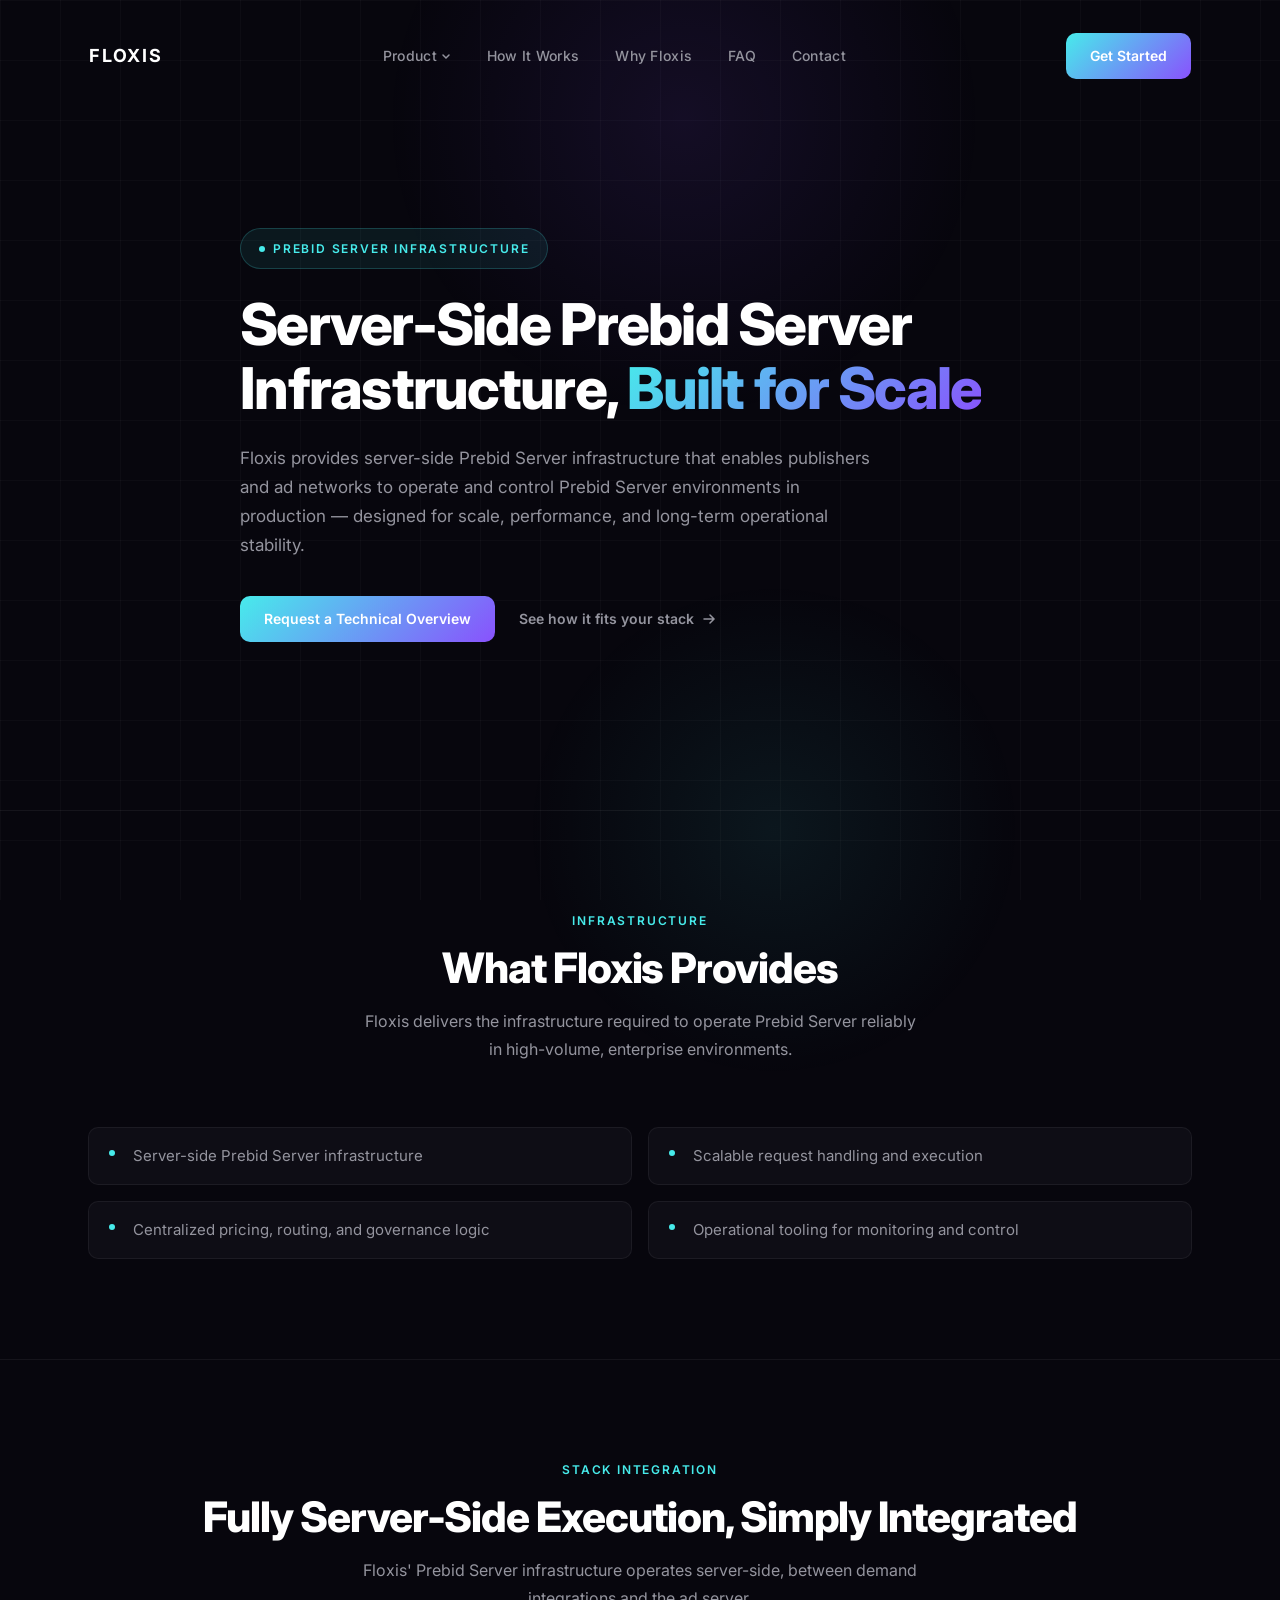
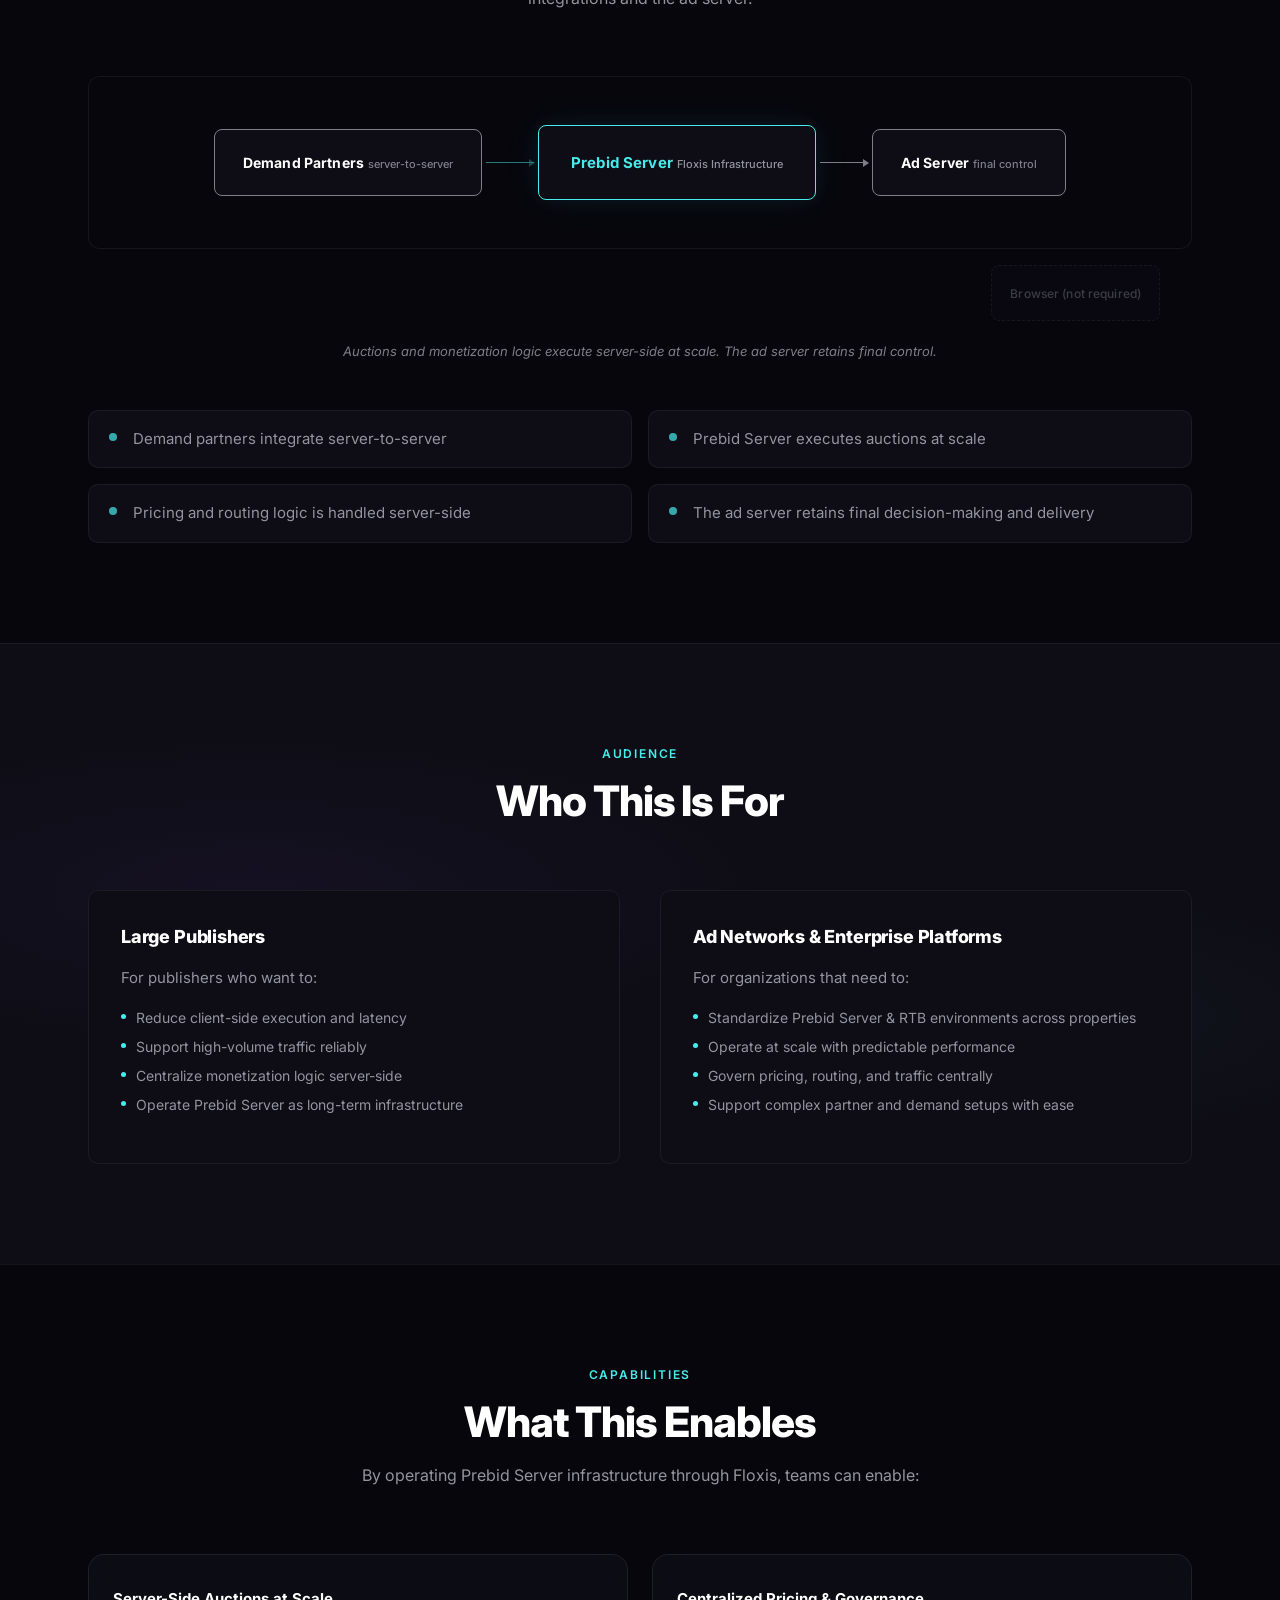
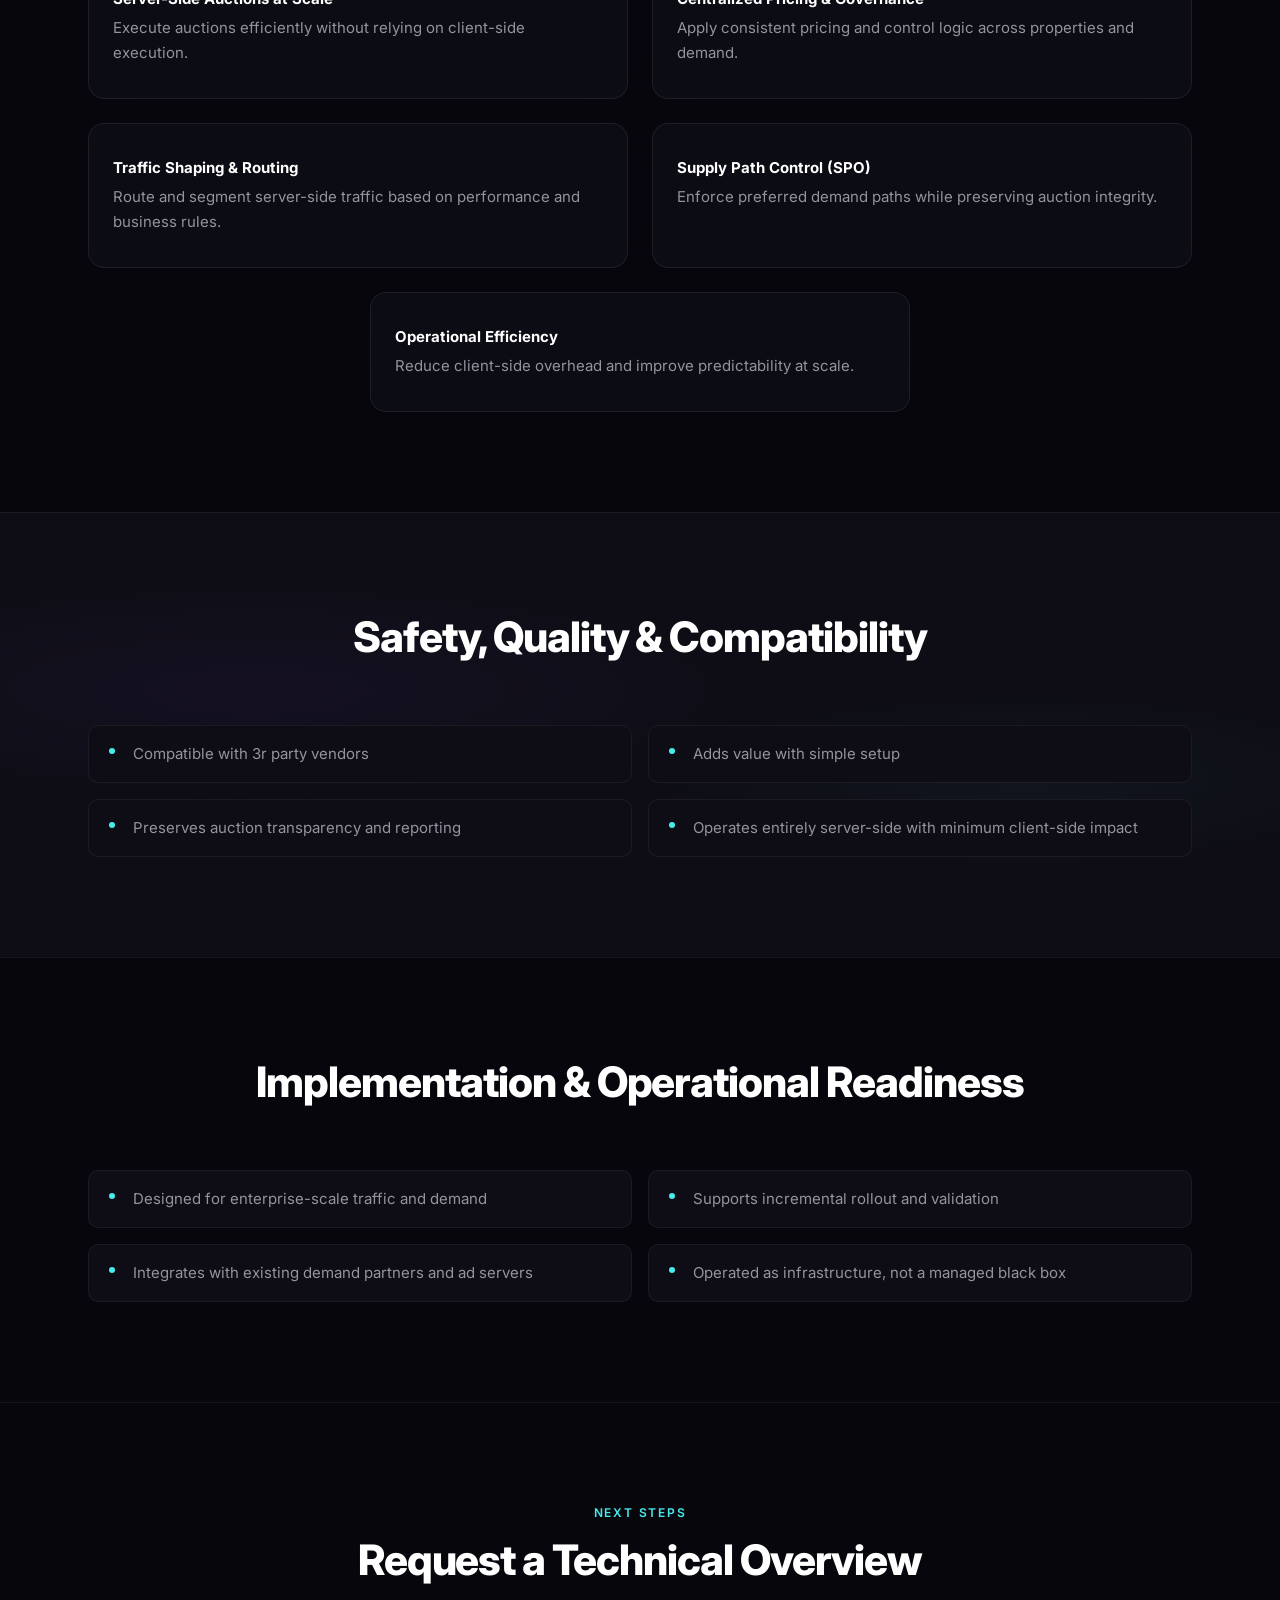
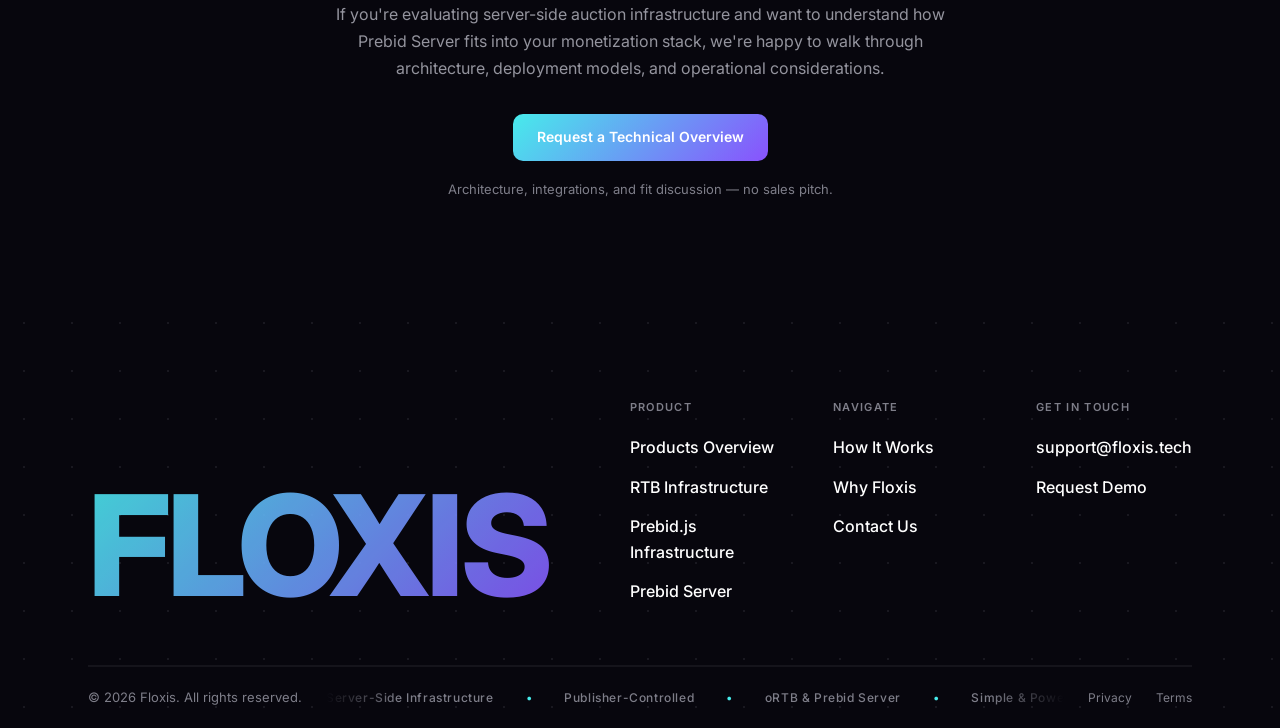
<file: product-prebid-server.html>
<!DOCTYPE html>
<html lang="en" data-theme="dark">
<head>
    <meta charset="UTF-8">
    <meta name="viewport" content="width=device-width, initial-scale=1.0">
    <title>Prebid Server Infrastructure — Floxis | Server-Side Auction Infrastructure at Scale</title>
    <meta name="description" content="Managed Prebid Server infrastructure. Server-side auctions with publisher control over adapters, routing, and bidder relationships.">
    <meta name="robots" content="index, follow">
    <meta name="theme-color" content="#07060D">
    <link rel="canonical" href="https://floxis.tech/product-prebid-server.html">
    <meta property="og:type" content="website">
    <meta property="og:site_name" content="Floxis">
    <meta property="og:title" content="Prebid Server Infrastructure — Floxis">
    <meta property="og:description" content="Managed Prebid Server infrastructure. Server-side auctions with publisher control over adapters, routing, and bidder relationships.">
    <meta property="og:url" content="https://floxis.tech/product-prebid-server.html">
    <meta name="twitter:card" content="summary_large_image">
    <meta name="twitter:title" content="Prebid Server Infrastructure — Floxis">
    <meta name="twitter:description" content="Managed Prebid Server infrastructure. Server-side auctions with publisher control over adapters, routing, and bidder relationships.">
    <link rel="preconnect" href="https://fonts.googleapis.com">
    <link rel="preconnect" href="https://fonts.gstatic.com" crossorigin>
    <link href="https://fonts.googleapis.com/css2?family=Inter:wght@400;500;600;700;800&display=swap" rel="stylesheet">
    <link rel="stylesheet" href="assets/site.css">
    <style>
        body {
            font-family: 'Inter', -apple-system, BlinkMacSystemFont, sans-serif;
            background: var(--bg);
            color: var(--text-primary);
            line-height: 1.6;
            -webkit-font-smoothing: antialiased;
            -moz-osx-font-smoothing: grayscale;
            overflow-x: hidden;
            transition: background 0.5s ease, color 0.5s ease;
        }

        /* Background Effects */

        /* ===================== */
        /* Navigation            */
        /* ===================== */

        /* ===================== */
        /* Section Header        */
        /* ===================== */
        .section-header {
            text-align: center;
            margin-bottom: 64px;
        }

        .section-header .section-text {
            text-align: center;
        }

        /* Nav Dropdown */

        /* ===================== */
        /* Buttons               */
        /* ===================== */

        .btn-primary {
            background: var(--gradient);
            color: #FFFFFF;
            padding: 12px 24px;
            border-radius: 10px;
            position: relative;
            overflow: hidden;
            transition: all 0.4s cubic-bezier(0.19, 1, 0.22, 1);
        }

        .btn-ghost svg {
            transition: transform 0.3s ease;
        }

        .btn-ghost:hover svg {
            transform: translateX(4px);
        }

        /* ===================== */
        /* Typography            */
        /* ===================== */
        .section-label {
            font-size: 12px;
            font-weight: 600;
            letter-spacing: 0.15em;
            text-transform: uppercase;
            color: var(--accent);
            margin-bottom: 14px;
            transition: color 0.5s ease;
        }

        .section-title {
            font-family: 'Inter', sans-serif;
            font-size: clamp(28px, 3.5vw, 42px);
            font-weight: 800;
            color: var(--text-primary);
            letter-spacing: -0.025em;
            line-height: 1.15;
        }

        .section-text {
            font-size: 16px;
            line-height: 1.7;
            color: var(--text-secondary);
            max-width: 56ch;
            margin: 16px auto 0;
        }

        .small-line {
            font-size: 14px;
            color: var(--text-dim);
            font-style: italic;
            margin-top: 28px;
            max-width: 56ch;
            text-align: center;
            margin-left: auto;
            margin-right: auto;
        }

        /* ===================== */
        /* Hero                  */
        /* ===================== */
        .hero {
            min-height: 90vh;
            display: flex;
            align-items: center;
            padding: 140px 0 80px;
            position: relative;
        }

        .hero-content {
            max-width: 800px;
        }

        .hero-label {
            display: inline-flex;
            align-items: center;
            gap: 8px;
            font-size: 12px;
            font-weight: 600;
            letter-spacing: 0.15em;
            text-transform: uppercase;
            color: var(--accent);
            margin-bottom: 24px;
            padding: 10px 18px;
            background: rgba(71, 235, 235, 0.08);
            border: 1px solid rgba(71, 235, 235, 0.2);
            border-radius: 100px;
            opacity: 0;
            animation: fadeUp 0.7s cubic-bezier(0.19, 1, 0.22, 1) forwards;
            transition: all 0.4s cubic-bezier(0.19, 1, 0.22, 1);
            cursor: default;
        }

        .hero-label:hover {
            background: rgba(71, 235, 235, 0.15);
            border-color: rgba(71, 235, 235, 0.4);
            transform: translateY(-2px);
            box-shadow: 0 8px 24px rgba(71, 235, 235, 0.2);
        }

        .hero h1 {
            font-family: 'Inter', sans-serif;
            font-size: clamp(36px, 4.5vw, 60px);
            font-weight: 800;
            line-height: 1.1;
            letter-spacing: -0.03em;
            color: var(--text-primary);
            margin-bottom: 24px;
            opacity: 0;
            animation: fadeUp 0.7s cubic-bezier(0.19, 1, 0.22, 1) 0.1s forwards;
        }

        .hero h1 em {
            font-style: normal;
            background: var(--gradient-text);
            -webkit-background-clip: text;
            -webkit-text-fill-color: transparent;
            background-clip: text;
        }

        .hero-sub {
            font-size: 17px;
            line-height: 1.7;
            color: var(--text-secondary);
            max-width: 640px;
            margin-bottom: 36px;
            opacity: 0;
            animation: fadeUp 0.7s cubic-bezier(0.19, 1, 0.22, 1) 0.2s forwards;
        }

        .hero-actions {
            display: flex;
            align-items: center;
            gap: 24px;
            flex-wrap: wrap;
            opacity: 0;
            animation: fadeUp 0.7s cubic-bezier(0.19, 1, 0.22, 1) 0.3s forwards;
        }

        @keyframes fadeUp {
            from {
                opacity: 0;
                transform: translateY(24px);
            }
            to {
                opacity: 1;
                transform: translateY(0);
            }
        }

        /* ===================== */
        /* Sections (dense)     */
        /* ===================== */
        .page-section {
            padding: 100px 0;
            border-top: 1px solid var(--border);
            position: relative;
            transition: border-color 0.5s ease;
        }

        .page-section--elevated {
            background: var(--bg-elevated);
            transition: background 0.5s ease, border-color 0.5s ease;
        }

        .page-section--elevated::before {
            content: '';
            position: absolute;
            inset: 0;
            background:
                radial-gradient(ellipse 80% 50% at 20% 40%, rgba(137, 82, 253, 0.06) 0%, transparent 50%),
                radial-gradient(ellipse 60% 40% at 80% 60%, rgba(71, 235, 235, 0.04) 0%, transparent 50%);
            pointer-events: none;
        }

        .section-inner {
            position: relative;
            z-index: 1;
        }

        /* ===================== */
        /* Infrastructure List   */
        /* ===================== */
        .infra-list {
            list-style: none;
            margin-top: 24px;
            display: flex;
            flex-wrap: wrap;
            gap: 16px;
            justify-content: center;
        }

        .infra-list li {
            flex: 0 1 calc(50% - 8px);
            min-width: 260px;
            font-size: 15px;
            color: var(--text-secondary);
            line-height: 1.6;
            position: relative;
            padding: 16px 20px 16px 44px;
            background: var(--bg-elevated);
            border: 1px solid var(--border);
            border-radius: 10px;
        }

        @media (max-width: 768px) {
            .infra-list li {
                flex: 1 1 100%;
            }
        }

        .infra-list li::before {
            content: '';
            width: 6px;
            height: 6px;
            min-width: 6px;
            background: var(--accent);
            border-radius: 50%;
            position: absolute;
            left: 20px;
            top: 22px;
        }

        /* ===================== */
        /* Server-Side Diagram   */
        /* ===================== */
        .diagram-wrapper {
            margin-top: 48px;
            margin-bottom: 48px;
        }

        .ss-diagram {
            display: flex;
            align-items: center;
            justify-content: center;
            gap: 0;
            padding: 48px 32px;
            background: var(--bg);
            border: 1px solid var(--border);
            border-radius: 12px;
            position: relative;
        }

        .ss-diagram-node {
            text-align: center;
            padding: 20px 28px;
            border: 1.5px solid var(--text-dim);
            border-radius: 8px;
            background: var(--bg-elevated);
            min-width: 160px;
            position: relative;
        }

        .ss-diagram-node .node-title {
            font-family: 'Inter', sans-serif;
            font-size: 14px;
            font-weight: 700;
            color: var(--text-primary);
            letter-spacing: 0.01em;
        }

        .ss-diagram-node .node-sub {
            font-size: 11px;
            color: var(--text-dim);
            margin-top: 4px;
            font-weight: 500;
        }

        .ss-diagram-node--accent {
            border-color: var(--accent);
            min-width: 220px;
            padding: 24px 32px;
            box-shadow: 0 0 24px rgba(71, 235, 235, 0.08), 0 0 48px rgba(71, 235, 235, 0.04);
        }

        .ss-diagram-node--accent .node-title {
            font-size: 15px;
            color: var(--accent);
        }

        .ss-diagram-node--accent .node-sub {
            color: var(--text-secondary);
        }

        .ss-diagram-node--ghost {
            border-style: dashed;
            border-color: var(--border-light);
            opacity: 0.45;
            min-width: 120px;
            padding: 14px 18px;
        }

        .ss-diagram-node--ghost .node-title {
            font-size: 12px;
            font-weight: 500;
            color: var(--text-dim);
        }

        .ss-diagram-connector {
            display: flex;
            align-items: center;
            padding: 0 4px;
        }

        .ss-diagram-connector-line {
            width: 48px;
            height: 1.5px;
            background: var(--text-dim);
            position: relative;
        }

        .ss-diagram-connector-line::after {
            content: '';
            position: absolute;
            right: -1px;
            top: -3px;
            width: 0;
            height: 0;
            border-left: 6px solid var(--text-dim);
            border-top: 4px solid transparent;
            border-bottom: 4px solid transparent;
        }

        .ss-diagram-connector--accent .ss-diagram-connector-line {
            background: var(--accent);
            opacity: 0.5;
        }

        .ss-diagram-connector--accent .ss-diagram-connector-line::after {
            border-left-color: var(--accent);
            opacity: 0.5;
        }

        .diagram-caption {
            text-align: center;
            margin-top: 20px;
            font-size: 13px;
            color: var(--text-dim);
            font-style: italic;
        }

        .diagram-ghost-row {
            display: flex;
            justify-content: flex-end;
            margin-top: 16px;
            padding-right: 32px;
        }

        @media (max-width: 768px) {
            .ss-diagram {
                flex-direction: column;
                gap: 0;
                padding: 32px 24px;
            }

            .ss-diagram-connector {
                padding: 4px 0;
            }

            .ss-diagram-connector-line {
                width: 1.5px;
                height: 32px;
            }

            .ss-diagram-connector-line::after {
                right: auto;
                top: auto;
                bottom: -1px;
                left: -3px;
                border-left: 4px solid transparent;
                border-right: 4px solid transparent;
                border-top: 6px solid var(--text-dim);
                border-bottom: none;
            }

            .ss-diagram-connector--accent .ss-diagram-connector-line::after {
                border-top-color: var(--accent);
                border-left-color: transparent;
            }

            .ss-diagram-node {
                min-width: 200px;
            }

            .ss-diagram-node--accent {
                min-width: 220px;
            }

            .diagram-ghost-row {
                justify-content: center;
                padding-right: 0;
            }
        }

        /* ===================== */
        /* Explanatory List      */
        /* ===================== */
        .explain-list {
            list-style: none;
            margin-top: 20px;
            display: flex;
            flex-wrap: wrap;
            gap: 16px;
            justify-content: center;
        }

        .explain-list li {
            flex: 0 1 calc(50% - 8px);
            min-width: 260px;
            font-size: 15px;
            color: var(--text-secondary);
            line-height: 1.65;
            position: relative;
            padding: 16px 20px 16px 44px;
            background: var(--bg-elevated);
            border: 1px solid var(--border);
            border-radius: 10px;
            transition: all 0.3s ease;
        }

        @media (max-width: 768px) {
            .explain-list li {
                flex: 1 1 100%;
            }
        }

        .explain-list li:hover {
            border-color: var(--border-light);
        }

        .explain-list li::before {
            content: '';
            position: absolute;
            left: 20px;
            top: 22px;
            width: 8px;
            height: 8px;
            background: var(--accent);
            border-radius: 50%;
            opacity: 0.7;
        }

        /* ===================== */
        /* Two-Column Layout     */
        /* ===================== */
        .two-col {
            display: grid;
            grid-template-columns: 1fr 1fr;
            gap: 40px;
            margin-top: 40px;
        }

        @media (max-width: 768px) {
            .two-col {
                grid-template-columns: 1fr;
                gap: 32px;
            }
        }

        .two-col-item {
            padding: 32px;
            border: 1px solid var(--border);
            border-radius: 10px;
            background: var(--bg-elevated);
            transition: all 0.5s cubic-bezier(0.19, 1, 0.22, 1);
            position: relative;
            overflow: hidden;
        }

        .two-col-item::before {
            content: '';
            position: absolute;
            top: 0;
            left: 0;
            right: 0;
            height: 2px;
            background: var(--gradient);
            opacity: 0;
            transition: opacity 0.5s cubic-bezier(0.19, 1, 0.22, 1);
        }

        .two-col-item:hover {
            transform: translateY(-3px);
            border-color: var(--border-light);
            box-shadow: 0 12px 40px rgba(0, 0, 0, 0.2);
        }

        .two-col-item:hover::before {
            opacity: 1;
        }

        .two-col-item h3 {
            font-family: 'Inter', sans-serif;
            font-size: 18px;
            font-weight: 800;
            color: var(--text-primary);
            margin-bottom: 14px;
            letter-spacing: -0.01em;
        }

        .two-col-item p {
            font-size: 15px;
            line-height: 1.7;
            color: var(--text-secondary);
            margin-bottom: 16px;
            max-width: 48ch;
        }

        .two-col-item ul {
            list-style: none;
            display: flex;
            flex-direction: column;
            gap: 8px;
            margin-bottom: 16px;
        }

        .two-col-item ul li {
            font-size: 14px;
            color: var(--text-secondary);
            line-height: 1.5;
            display: flex;
            align-items: flex-start;
            gap: 10px;
        }

        .two-col-item ul li::before {
            content: '';
            width: 5px;
            height: 5px;
            min-width: 5px;
            background: var(--accent);
            border-radius: 50%;
            margin-top: 7px;
        }

        .two-col-item .col-closing {
            font-size: 14px;
            color: var(--text-dim);
            font-style: italic;
            margin-bottom: 0;
        }

        /* ===================== */
        /* Capability List       */
        /* ===================== */
        .capability-list {
            list-style: none;
            margin-top: 24px;
            display: flex;
            flex-wrap: wrap;
            gap: 24px;
            justify-content: center;
        }

        .capability-list li {
            flex: 0 1 calc(50% - 12px);
            min-width: 280px;
            max-width: none;
            padding: 32px 24px;
            background: rgba(18, 17, 26, 0.6);
            border: 1px solid rgba(255, 255, 255, 0.08);
            border-radius: 16px;
            backdrop-filter: blur(20px);
            transition: all 0.5s cubic-bezier(0.19, 1, 0.22, 1);
            position: relative;
            overflow: hidden;
        }

        @media (max-width: 768px) {
            .capability-list li {
                flex: 1 1 100%;
            }
        }

        .capability-list li::before {
            content: '';
            position: absolute;
            top: 0;
            left: 0;
            right: 0;
            height: 2px;
            background: var(--gradient);
            opacity: 0;
            transition: opacity 0.5s cubic-bezier(0.19, 1, 0.22, 1);
        }

        .capability-list li:hover {
            transform: translateY(-4px);
            border-color: rgba(255, 255, 255, 0.14);
            box-shadow: 0 12px 40px rgba(0, 0, 0, 0.3);
        }

        .capability-list li:hover::before {
            opacity: 1;
        }

        .capability-list li strong {
            font-family: 'Inter', sans-serif;
            font-size: 15px;
            font-weight: 700;
            color: var(--text-primary);
            display: block;
            margin-bottom: 4px;
        }

        .capability-list li span {
            font-size: 15px;
            color: var(--text-secondary);
            line-height: 1.6;
        }

        /* ===================== */
        /* CTA Section           */
        /* ===================== */
        .cta-section {
            padding: 100px 0;
            border-top: 1px solid var(--border);
            position: relative;
            transition: border-color 0.5s ease;
        }

        .cta-inner {
            max-width: 620px;
            margin: 0 auto;
            text-align: center;
        }

        .cta-inner .section-title {
            margin-bottom: 16px;
        }

        .cta-description {
            font-size: 16px;
            color: var(--text-secondary);
            margin-bottom: 32px;
            line-height: 1.7;
        }

        .cta-small {
            display: block;
            margin-top: 18px;
            font-size: 13px;
            color: var(--text-dim);
        }

        /* ===================== */
        /* Footer                */
        /* ===================== */

        .footer-ticker-inner span::after {
            content: '\2022';
            color: var(--accent);
        }

        /* ===================== */
        /* Mobile nav            */
        /* ===================== */
        @media (max-width: 768px) {
            .nav-links {
                display: none;
            }

            .hero h1 {
                font-size: clamp(30px, 7vw, 48px);
            }

            .hero-sub {
                font-size: 15px;
            }

            .section-title {
                font-size: clamp(24px, 5vw, 36px);
            }

            .page-section {
                padding: 72px 0;
            }

            .cta-section {
                padding: 72px 0;
            }
        }

        /* ===================== */
        /* Scroll animations     */
        /* ===================== */
        .fade-in {
            opacity: 0;
            transform: translateY(28px);
            transition: opacity 0.7s cubic-bezier(0.19, 1, 0.22, 1),
                        transform 0.7s cubic-bezier(0.19, 1, 0.22, 1);
        }

        .fade-in:nth-child(2) { transition-delay: 0.08s; }
        .fade-in:nth-child(3) { transition-delay: 0.16s; }
        .fade-in:nth-child(4) { transition-delay: 0.24s; }
    </style>
</head>
<body>
    <a href="#main" class="skip-link">Skip to main content</a>
    <div class="bg-grid"></div>
    <div class="bg-glow"></div>
    <div class="bg-glow-cyan"></div>

    <!-- Navigation -->
    <nav id="nav">
        <div class="container">
            <div class="nav-wrapper">
                <div class="nav-inner">
                    <a href="index.html" class="logo">FLOXIS</a>
                    <ul class="nav-links">
                        <li class="nav-dropdown">
                            <a href="products.html">Product <svg aria-hidden="true" focusable="false" class="dropdown-arrow" viewBox="0 0 10 10" fill="none" stroke="currentColor" stroke-width="1.5" stroke-linecap="round"><path d="M2 4l3 3 3-3"/></svg></a>
                            <div class="nav-dropdown-menu">
                                <a href="product-rtb.html">RTB Infrastructure</a>
                                <a href="product-prebidjs.html">Prebid.js Infrastructure</a>
                                <a href="product-prebid-server.html">Prebid Server Infrastructure</a>
                            </div>
                        </li>
                        <li><a href="index.html#stack">How It Works</a></li>
                        <li><a href="index.html#values">Why Floxis</a></li>
                        <li><a href="index.html#faq">FAQ</a></li>
                        <li><a href="index.html#cta">Contact</a></li>
                    </ul>
                    <div class="nav-actions">
                        <a href="index.html#cta" class="btn btn-primary nav-cta"><span>Get Started</span></a>
                    </div>
                </div>
            </div>
        </div>
    </nav>

    <main id="main">

    <!-- Hero -->
    <section class="hero" aria-labelledby="hero-title">
        <div class="container">
            <div class="hero-content">
                <span class="hero-label">Prebid Server Infrastructure</span>
                <h1 id="hero-title">Server-Side Prebid Server Infrastructure, <em>Built for Scale</em></h1>
                <p class="hero-sub">Floxis provides server-side Prebid Server infrastructure that enables publishers and ad networks to operate and control Prebid Server environments in production — designed for scale, performance, and long-term operational stability.</p>
                <div class="hero-actions">
                    <a href="index.html#cta" class="btn btn-primary"><span>Request a Technical Overview</span></a>
                    <a href="#stack-fit" class="btn btn-ghost">
                        See how it fits your stack
                        <svg aria-hidden="true" focusable="false" width="14" height="14" viewBox="0 0 14 14" fill="none" stroke="currentColor" stroke-width="1.5" stroke-linecap="round">
                            <path d="M2 7h10M8 3l4 4-4 4"/>
                        </svg>
                    </a>
                </div>
            </div>
        </div>
    </section>

    <!-- What Floxis Provides -->
    <section class="page-section" aria-labelledby="page-section-title">
        <div class="container">
            <div class="section-header fade-in">
                <p class="section-label">Infrastructure</p>
                <h2 id="page-section-title" class="section-title">What Floxis Provides</h2>
                <p class="section-text">Floxis delivers the infrastructure required to operate Prebid Server reliably in high-volume, enterprise environments.</p>
            </div>
            <ul class="infra-list fade-in">
                <li>Server-side Prebid Server infrastructure</li>
                <li>Scalable request handling and execution</li>
                <li>Centralized pricing, routing, and governance logic</li>
                <li>Operational tooling for monitoring and control</li>
            </ul>

        </div>
    </section>

    <!-- How It Fits Within the Stack -->
    <section class="page-section" id="stack-fit" aria-labelledby="stack-fit-title">
        <div class="container">
            <div class="section-header fade-in">
                <p class="section-label">Stack Integration</p>
                <h2 id="stack-fit-title" class="section-title">Fully Server-Side Execution, Simply Integrated</h2>
                <p class="section-text">Floxis' Prebid Server infrastructure operates server-side, between demand integrations and the ad server.</p>
            </div>

            <!-- Server-Side Execution Diagram -->
            <div class="diagram-wrapper fade-in">
                <div class="ss-diagram">
                    <div class="ss-diagram-node">
                        <span class="node-title">Demand Partners</span>
                        <span class="node-sub">server-to-server</span>
                    </div>
                    <div class="ss-diagram-connector ss-diagram-connector--accent">
                        <div class="ss-diagram-connector-line"></div>
                    </div>
                    <div class="ss-diagram-node ss-diagram-node--accent">
                        <span class="node-title">Prebid Server</span>
                        <span class="node-sub">Floxis Infrastructure</span>
                    </div>
                    <div class="ss-diagram-connector">
                        <div class="ss-diagram-connector-line"></div>
                    </div>
                    <div class="ss-diagram-node">
                        <span class="node-title">Ad Server</span>
                        <span class="node-sub">final control</span>
                    </div>
                </div>
                <div class="diagram-ghost-row">
                    <div class="ss-diagram-node ss-diagram-node--ghost">
                        <span class="node-title">Browser (not required)</span>
                    </div>
                </div>
                <p class="diagram-caption">Auctions and monetization logic execute server-side at scale. The ad server retains final control.</p>
            </div>

            <div class="fade-in">
                <ul class="explain-list">
                    <li>Demand partners integrate server-to-server</li>
                    <li>Prebid Server executes auctions at scale</li>
                    <li>Pricing and routing logic is handled server-side</li>
                    <li>The ad server retains final decision-making and delivery</li>
                </ul>

            </div>
        </div>
    </section>

    <!-- Who This Is For -->
    <section class="page-section page-section--elevated" aria-labelledby="page-section-title-2">
        <div class="container">
            <div class="section-inner">
                <div class="section-header fade-in">
                    <p class="section-label">Audience</p>
                    <h2 id="page-section-title-2" class="section-title">Who This Is For</h2>
                </div>
                <div class="two-col fade-in">
                    <div class="two-col-item">
                        <h3>Large Publishers</h3>
                        <p>For publishers who want to:</p>
                        <ul>
                            <li>Reduce client-side execution and latency</li>
                            <li>Support high-volume traffic reliably</li>
                            <li>Centralize monetization logic server-side</li>
                            <li>Operate Prebid Server as long-term infrastructure</li>
                        </ul>

                    </div>
                    <div class="two-col-item">
                        <h3>Ad Networks &amp; Enterprise Platforms</h3>
                        <p>For organizations that need to:</p>
                        <ul>
                            <li>Standardize Prebid Server & RTB environments across properties</li>
                            <li>Operate at scale with predictable performance</li>
                            <li>Govern pricing, routing, and traffic centrally</li>
                            <li>Support complex partner and demand setups with ease</li>
                        </ul>

                    </div>
                </div>
            </div>
        </div>
    </section>

    <!-- What This Enables -->
    <section class="page-section" aria-labelledby="page-section-title-3">
        <div class="container">
            <div class="section-header fade-in">
                <p class="section-label">Capabilities</p>
                <h2 id="page-section-title-3" class="section-title">What This Enables</h2>
                <p class="section-text">By operating Prebid Server infrastructure through Floxis, teams can enable:</p>
            </div>
            <ul class="capability-list fade-in">
                <li>
                    <strong>Server-Side Auctions at Scale</strong>
                    <span>Execute auctions efficiently without relying on client-side execution.</span>
                </li>
                <li>
                    <strong>Centralized Pricing &amp; Governance</strong>
                    <span>Apply consistent pricing and control logic across properties and demand.</span>
                </li>
                <li>
                    <strong>Traffic Shaping &amp; Routing</strong>
                    <span>Route and segment server-side traffic based on performance and business rules.</span>
                </li>
                <li>
                    <strong>Supply Path Control (SPO)</strong>
                    <span>Enforce preferred demand paths while preserving auction integrity.</span>
                </li>
                <li>
                    <strong>Operational Efficiency</strong>
                    <span>Reduce client-side overhead and improve predictability at scale.</span>
                </li>
            </ul>

        </div>
    </section>

    <!-- Safety & Compatibility -->
    <section class="page-section page-section--elevated" aria-labelledby="page-section-title-4">
        <div class="container">
            <div class="section-inner">
                <div class="section-header fade-in">
                    <h2 id="page-section-title-4" class="section-title">Safety, Quality &amp; Compatibility</h2>

                </div>
                <ul class="infra-list fade-in">
                    <li>Compatible with 3r party vendors</li>
                    <li>Adds value with simple setup</li>
                    <li>Preserves auction transparency and reporting</li>
                    <li>Operates entirely server-side with minimum client-side impact</li>
                </ul>
            </div>
        </div>
    </section>

    <!-- Implementation -->
    <section class="page-section" aria-labelledby="page-section-title-5">
        <div class="container">
            <div class="section-header fade-in">
                <h2 id="page-section-title-5" class="section-title">Implementation &amp; Operational Readiness</h2>
            </div>
            <ul class="infra-list fade-in" style="margin-top: 20px;">
                <li>Designed for enterprise-scale traffic and demand</li>
                <li>Supports incremental rollout and validation</li>
                <li>Integrates with existing demand partners and ad servers</li>
                <li>Operated as infrastructure, not a managed black box</li>
            </ul>

        </div>
    </section>

    <!-- CTA -->
    <section class="cta-section" aria-labelledby="cta-section-title">
        <div class="container">
            <div class="cta-inner fade-in">
                <p class="section-label">Next Steps</p>
                <h2 id="cta-section-title" class="section-title">Request a Technical Overview</h2>
                <p class="cta-description">If you're evaluating server-side auction infrastructure and want to understand how Prebid Server fits into your monetization stack, we're happy to walk through architecture, deployment models, and operational considerations.</p>
                <a href="index.html#cta" class="btn btn-primary"><span>Request a Technical Overview</span></a>
                <span class="cta-small">Architecture, integrations, and fit discussion — no sales pitch.</span>
            </div>
        </div>
    </section>

    </main>

    <!-- Footer -->
    <footer>
        <div class="container">
            <div class="footer-content">
                <div class="footer-main">
                    <div class="footer-brand"><span class="footer-logo-large">FLOXIS</span></div>
                    <div class="footer-grid">
                        <div class="footer-col">
                            <span class="footer-col-label">Product</span>
                            <a href="products.html">Products Overview</a>
                            <a href="product-rtb.html">RTB Infrastructure</a>
                            <a href="product-prebidjs.html">Prebid.js Infrastructure</a>
                            <a href="product-prebid-server.html">Prebid Server</a>
                        </div>
                        <div class="footer-col">
                            <span class="footer-col-label">Navigate</span>
                            <a href="index.html#stack">How It Works</a>
                            <a href="index.html#values">Why Floxis</a>
                            <a href="index.html#cta">Contact Us</a>
                        </div>
                        <div class="footer-col">
                            <span class="footer-col-label">Get In Touch</span>
                            <a href="mailto:support@floxis.tech">support@floxis.tech</a>
                            <a href="index.html#cta">Request Demo</a>
                        </div>
                    </div>
                </div>
                <div class="footer-bottom">
                    <p class="footer-copy">&copy; 2026 Floxis. All rights reserved.</p>
                    <div class="footer-ticker">
                        <div class="footer-ticker-inner">
                            <span>Server-Side Infrastructure</span><span>Publisher-Controlled</span>
                            <span>oRTB &amp; Prebid Server</span><span>Simple & Powerful</span><span>No Lock-In</span>
                            <span>Server-Side Infrastructure</span><span>Publisher-Controlled</span>
                            <span>oRTB &amp; Prebid Server</span><span>Simple & Powerful</span><span>No Lock-In</span>
                        </div>
                    </div>
                    <div class="footer-legal">
                        <a href="privacy.html">Privacy</a>
                        <a href="#">Terms</a>
                    </div>
                </div>
            </div>
        </div>
    </footer>

    <script>
        // Nav scroll effect
        const nav = document.getElementById('nav');
        let lastScroll = 0;

        function handleScroll() {
            const currentScroll = window.scrollY;
            if (currentScroll > 60) {
                nav.classList.add('scrolled');
            } else {
                nav.classList.remove('scrolled');
            }
            lastScroll = currentScroll;
        }

        window.addEventListener('scroll', handleScroll, { passive: true });
        handleScroll();

        // IntersectionObserver for fade-in elements
        const fadeElements = document.querySelectorAll('.fade-in');
        const fadeObserver = new IntersectionObserver(
            (entries) => {
                entries.forEach((entry) => {
                    if (entry.isIntersecting) {
                        entry.target.classList.add('visible');
                        fadeObserver.unobserve(entry.target);
                    }
                });
            },
            {
                threshold: 0.1,
                rootMargin: '0px 0px -40px 0px'
            }
        );

        fadeElements.forEach((el) => fadeObserver.observe(el));
    </script>
</body>
</html>
</file>
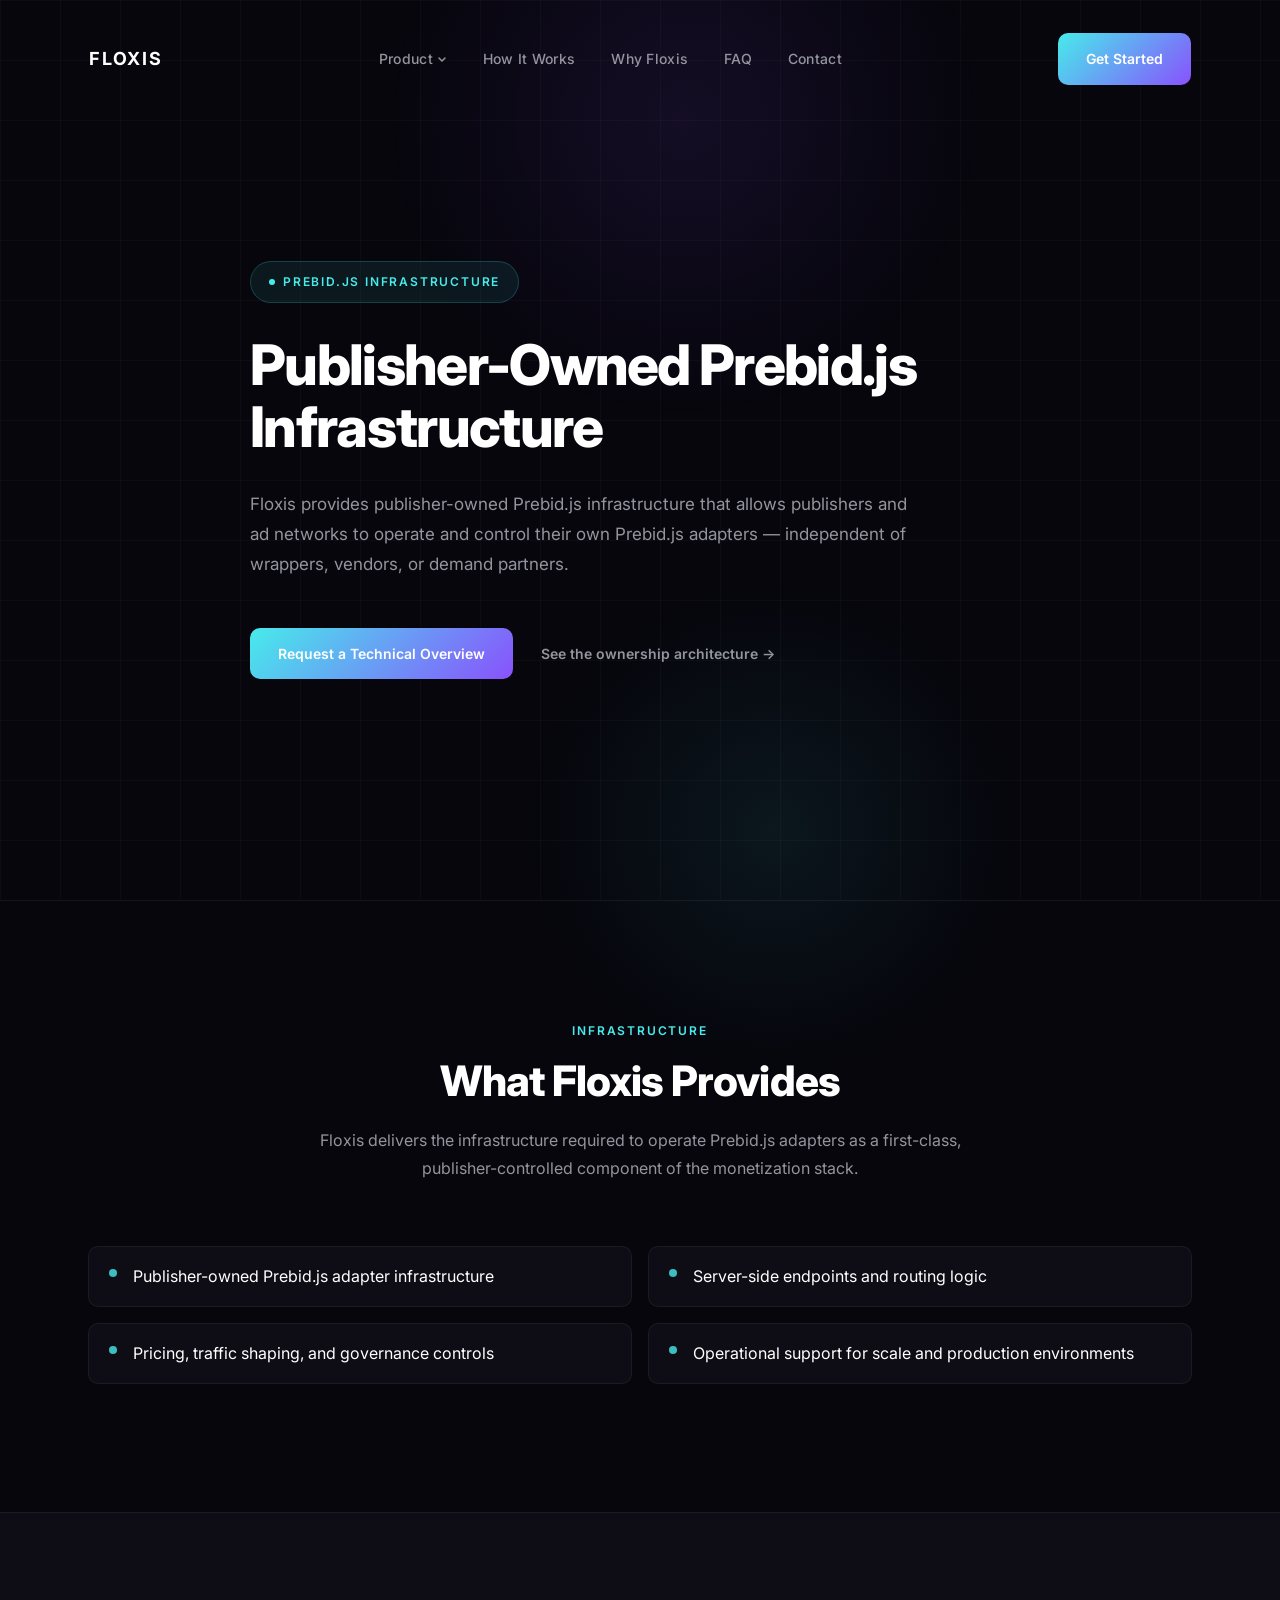
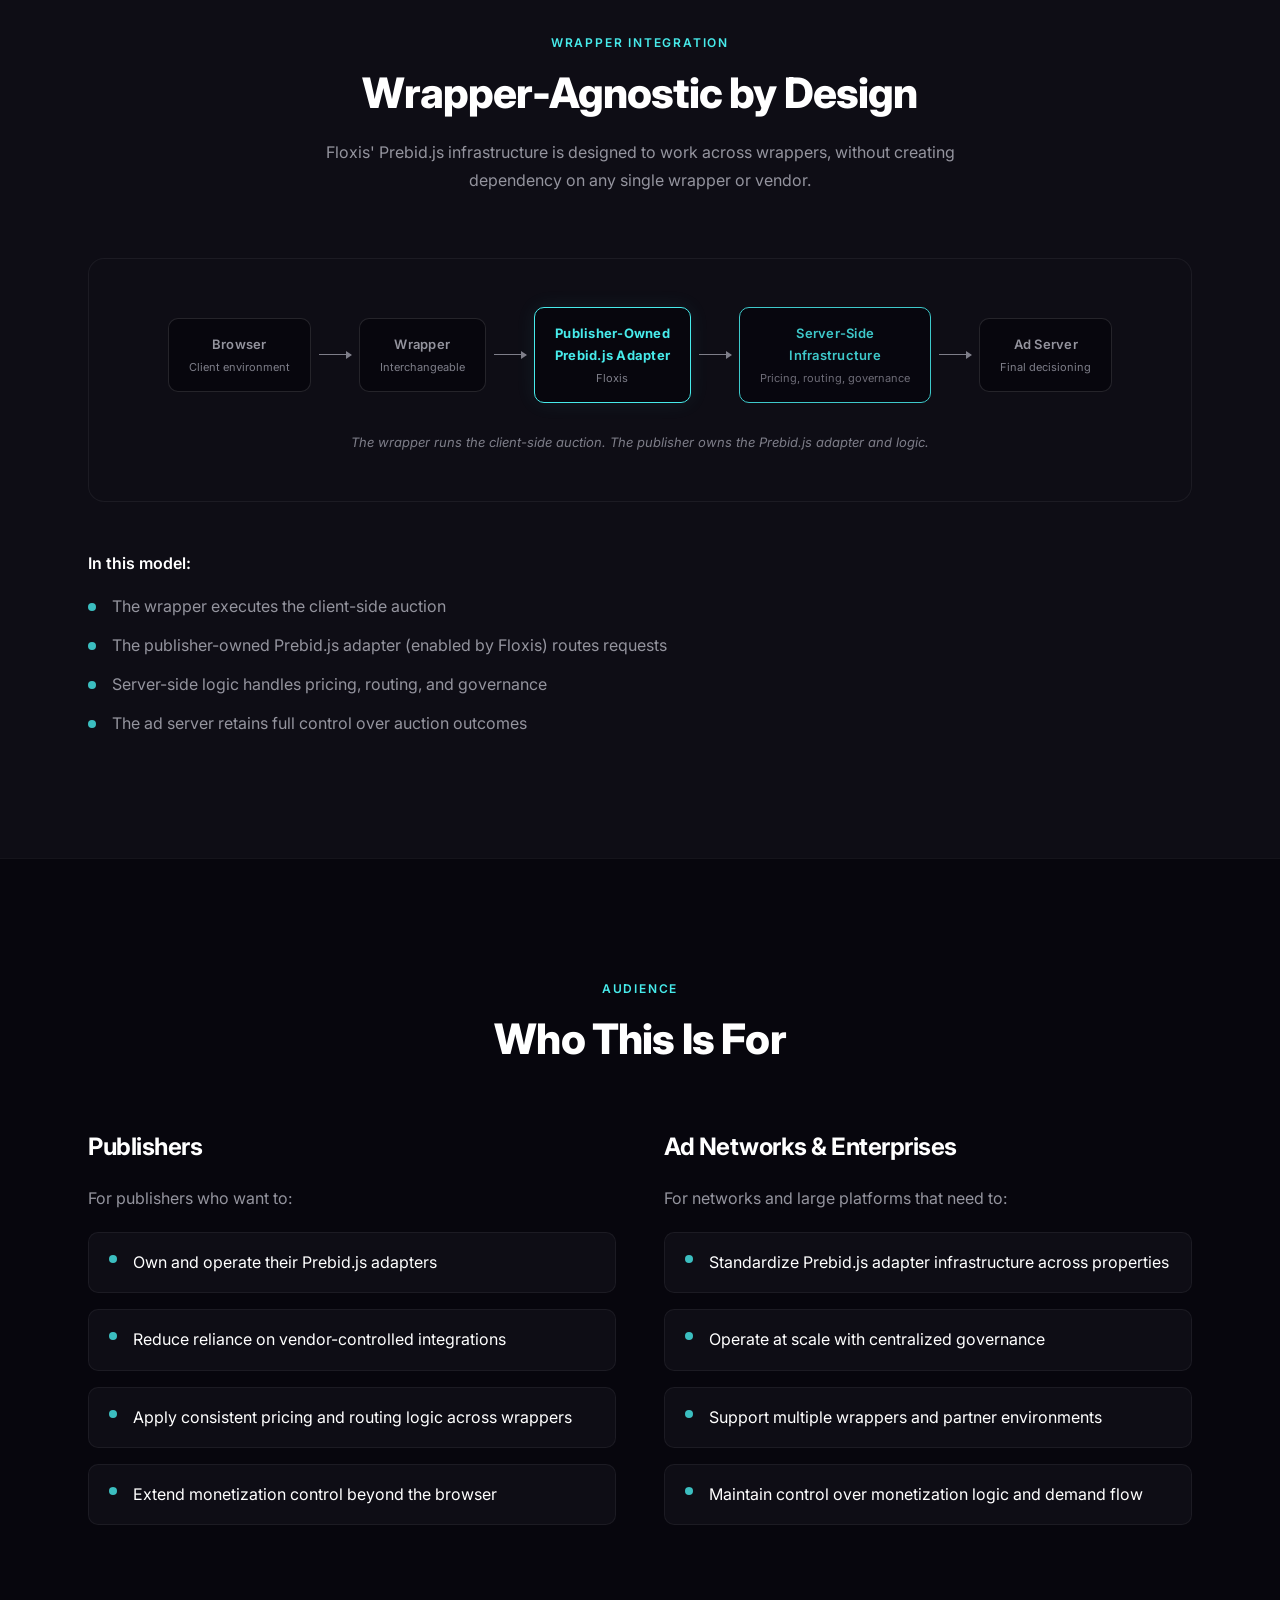
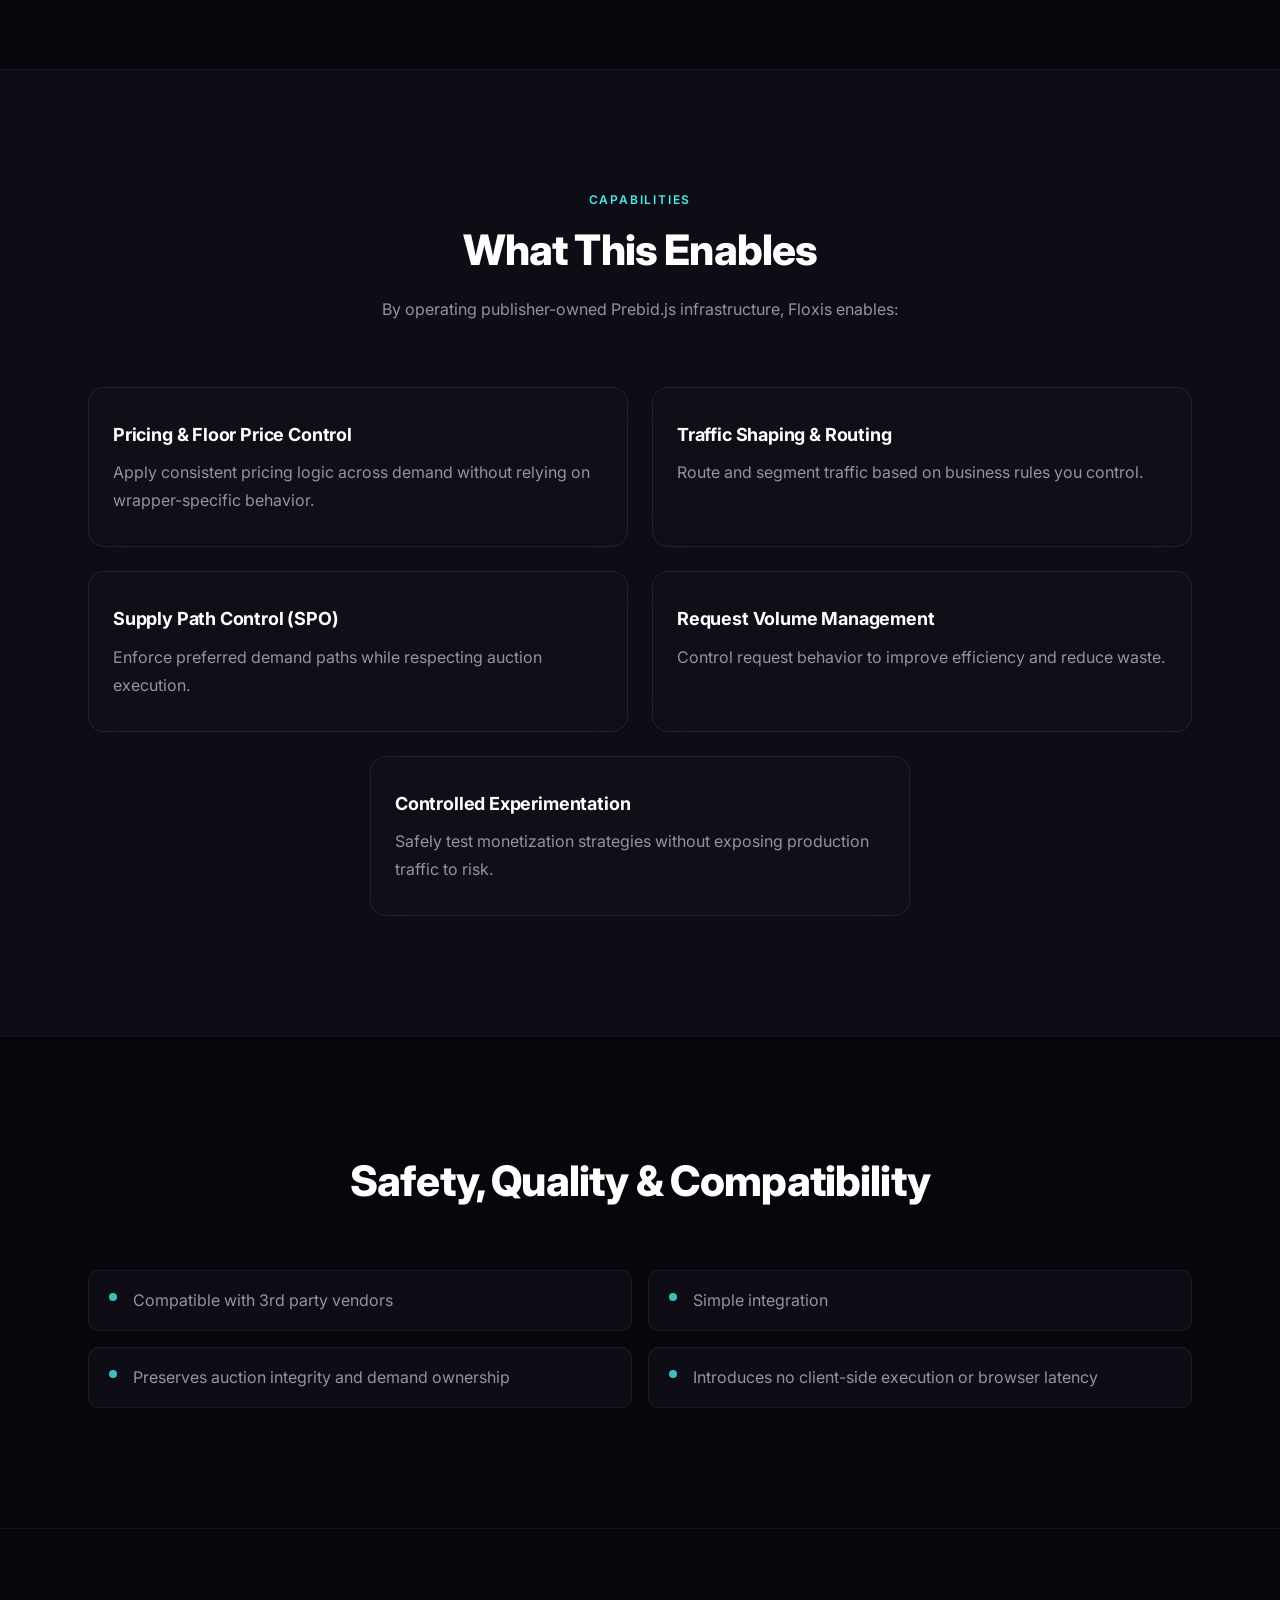
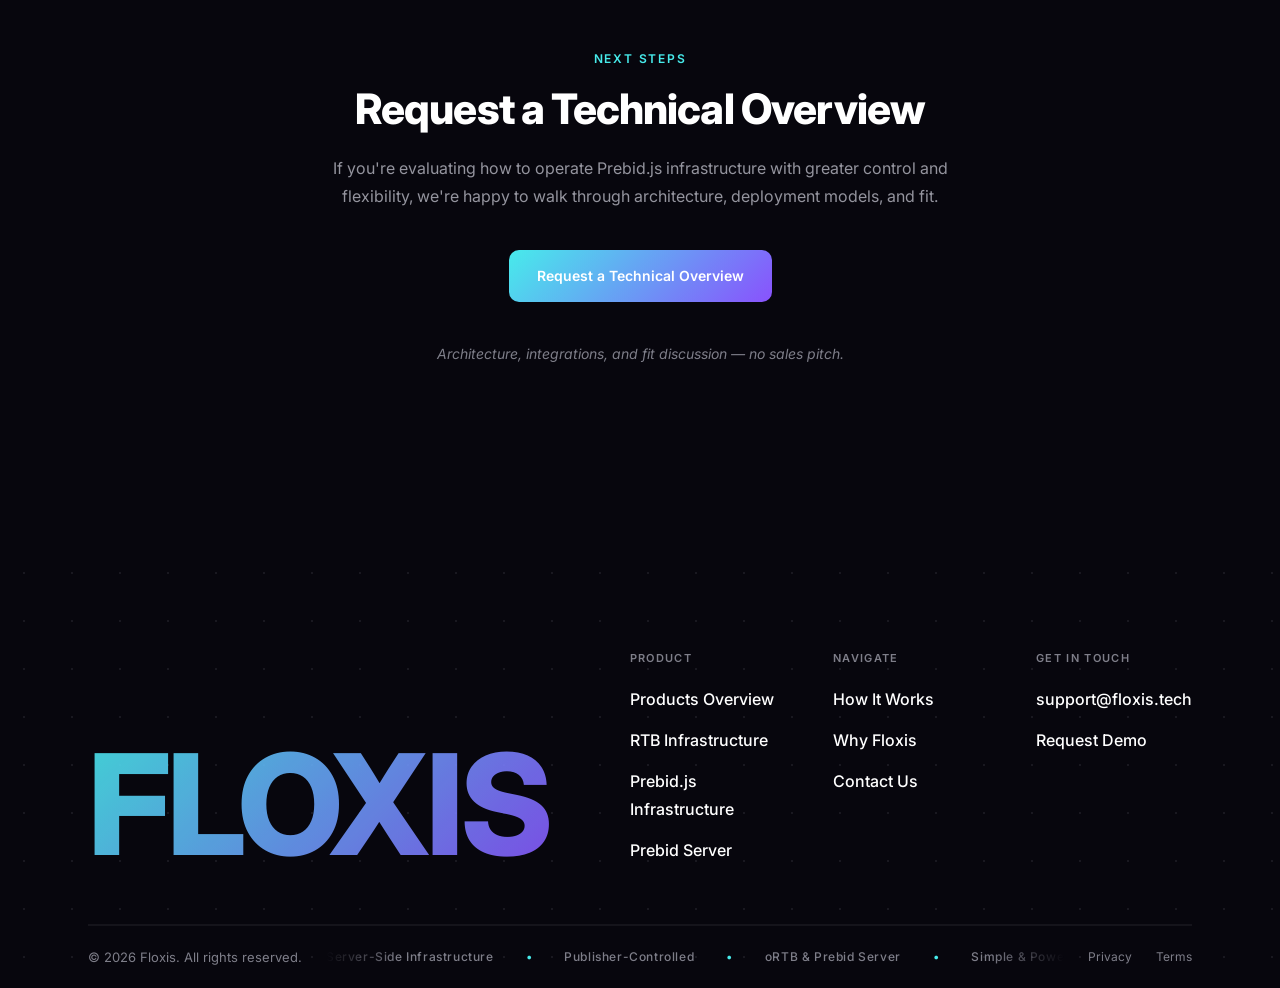
<file: product-prebidjs.html>
<!DOCTYPE html>
<html lang="en" data-theme="dark">
<head>
    <meta charset="UTF-8">
    <meta name="viewport" content="width=device-width, initial-scale=1.0">
    <title>Prebid.js Infrastructure — Floxis</title>
    <meta name="description" content="Publisher-owned Prebid.js infrastructure. Keep full control over bidder configuration, timeouts, and yield on managed server-side infrastructure.">
    <meta name="robots" content="index, follow">
    <meta name="theme-color" content="#07060D">
    <link rel="canonical" href="https://floxis.tech/product-prebidjs.html">
    <meta property="og:type" content="website">
    <meta property="og:site_name" content="Floxis">
    <meta property="og:title" content="Prebid.js Infrastructure — Floxis">
    <meta property="og:description" content="Publisher-owned Prebid.js infrastructure. Keep full control over bidder configuration, timeouts, and yield on managed server-side infrastructure.">
    <meta property="og:url" content="https://floxis.tech/product-prebidjs.html">
    <meta name="twitter:card" content="summary_large_image">
    <meta name="twitter:title" content="Prebid.js Infrastructure — Floxis">
    <meta name="twitter:description" content="Publisher-owned Prebid.js infrastructure. Keep full control over bidder configuration, timeouts, and yield on managed server-side infrastructure.">
    <link rel="preconnect" href="https://fonts.googleapis.com">
    <link rel="preconnect" href="https://fonts.gstatic.com" crossorigin>
    <link href="https://fonts.googleapis.com/css2?family=Inter:wght@400;500;600;700;800&display=swap" rel="stylesheet">
    <link rel="stylesheet" href="assets/site.css">
    <style>
        body {
            font-family: 'Inter', -apple-system, BlinkMacSystemFont, sans-serif;
            background: var(--bg);
            color: var(--text-primary);
            font-size: 16px;
            line-height: 1.7;
            -webkit-font-smoothing: antialiased;
            -moz-osx-font-smoothing: grayscale;
            overflow-x: hidden;
            transition: background 0.5s ease, color 0.5s ease;
        }

        /* Background Effects */

        /* Container */

        /* Navigation */

        /* Nav Dropdown */

        /* Buttons */

        .btn-primary {
            background: var(--gradient);
            color: #FFFFFF;
            padding: 14px 28px;
            border-radius: 10px;
            position: relative;
            overflow: hidden;
            transition: all 0.4s cubic-bezier(0.19, 1, 0.22, 1);
        }

        /* Hero */
        .hero {
            min-height: 100vh;
            display: flex;
            align-items: center;
            padding: 160px 0 120px;
            position: relative;
        }

        .hero-content {
            max-width: 780px;
        }

        .hero-label {
            display: inline-flex;
            align-items: center;
            gap: 8px;
            font-size: 12px;
            font-weight: 600;
            letter-spacing: 0.15em;
            text-transform: uppercase;
            color: var(--accent);
            margin-bottom: 32px;
            padding: 10px 18px;
            background: rgba(71, 235, 235, 0.08);
            border: 1px solid rgba(71, 235, 235, 0.2);
            border-radius: 100px;
            opacity: 0;
            animation: fadeUp 0.7s cubic-bezier(0.19, 1, 0.22, 1) forwards;
        }

        .hero h1 {
            font-family: 'Inter', sans-serif;
            font-size: clamp(36px, 4.5vw, 56px);
            font-weight: 800;
            line-height: 1.1;
            letter-spacing: -0.03em;
            color: var(--text-primary);
            margin-bottom: 32px;
            opacity: 0;
            animation: fadeUp 0.7s cubic-bezier(0.19, 1, 0.22, 1) 0.1s forwards;
        }

        .hero-sub {
            font-size: 17px;
            line-height: 1.75;
            color: var(--text-secondary);
            max-width: 680px;
            margin-bottom: 48px;
            opacity: 0;
            animation: fadeUp 0.7s cubic-bezier(0.19, 1, 0.22, 1) 0.2s forwards;
        }

        .hero-ctas {
            display: flex;
            align-items: center;
            gap: 28px;
            flex-wrap: wrap;
            opacity: 0;
            animation: fadeUp 0.7s cubic-bezier(0.19, 1, 0.22, 1) 0.3s forwards;
        }

        @keyframes fadeUp {
            from { opacity: 0; transform: translateY(24px); }
            to { opacity: 1; transform: translateY(0); }
        }

        /* Section Styles */
        .page-section {
            padding: 120px 0;
            border-top: 1px solid var(--border);
            position: relative;
            transition: border-color 0.5s ease;
        }

        .page-section.alt-bg {
            background: var(--bg-elevated);
            transition: background 0.5s ease;
        }

        .section-header {
            text-align: center;
            margin-bottom: 64px;
        }

        .section-header .section-text {
            text-align: center;
        }

        .section-label {
            font-size: 12px;
            font-weight: 600;
            letter-spacing: 0.15em;
            text-transform: uppercase;
            color: var(--accent);
            margin-bottom: 16px;
            transition: color 0.5s ease;
        }

        .section-title {
            font-family: 'Inter', sans-serif;
            font-size: clamp(28px, 3.5vw, 42px);
            font-weight: 800;
            color: var(--text-primary);
            letter-spacing: -0.02em;
            line-height: 1.15;
            margin-bottom: 20px;
        }

        .section-text {
            font-size: 16px;
            line-height: 1.75;
            color: var(--text-secondary);
            max-width: 680px;
            margin: 0 auto 40px;
        }

        .section-note {
            font-size: 14px;
            line-height: 1.7;
            color: var(--text-dim);
            font-style: italic;
            margin-top: 40px;
            max-width: 680px;
            text-align: center;
            margin-left: auto;
            margin-right: auto;
        }

        /* Simple List (grid cards) */
        .simple-list {
            list-style: none;
            display: flex;
            flex-wrap: wrap;
            gap: 16px;
            justify-content: center;
            max-width: 100%;
            margin-bottom: 8px;
        }

        .simple-list li {
            flex: 0 1 calc(50% - 8px);
            min-width: 260px;
            font-size: 16px;
            line-height: 1.7;
            color: var(--text-primary);
            padding: 16px 20px 16px 44px;
            background: var(--bg-elevated);
            border: 1px solid var(--border);
            border-radius: 10px;
            transition: all 0.3s ease;
            position: relative;
        }

        @media (max-width: 768px) {
            .simple-list li {
                flex: 1 1 100%;
            }
        }

        .simple-list li::before {
            content: '';
            position: absolute;
            left: 20px;
            top: 22px;
            width: 8px;
            height: 8px;
            border-radius: 50%;
            background: var(--accent);
            opacity: 0.8;
        }

        /* Ownership Architecture Diagram */
        .diagram-wrapper {
            margin: 56px 0 48px;
            padding: 48px 40px;
            background: var(--bg-elevated);
            border: 1px solid var(--border);
            border-radius: 16px;
            overflow-x: auto;
        }

        .architecture-flow {
            display: flex;
            align-items: center;
            justify-content: center;
            gap: 0;
            min-width: 700px;
        }

        .flow-box {
            padding: 14px 20px;
            border-radius: 10px;
            border: 1px solid var(--border);
            text-align: center;
            background: var(--bg);
            flex-shrink: 0;
            transition: border-color 0.3s ease;
        }

        .flow-box .flow-label {
            font-size: 13px;
            font-weight: 600;
            color: var(--text-primary);
            letter-spacing: 0.02em;
        }

        .flow-box .flow-sublabel {
            font-size: 11px;
            color: var(--text-dim);
            margin-top: 3px;
        }

        .flow-box.neutral {
            border-color: var(--border-light);
        }

        .flow-box.neutral .flow-label {
            color: var(--text-secondary);
        }

        .flow-box.accent {
            border: 1.5px solid var(--accent);
            box-shadow: 0 0 20px rgba(71, 235, 235, 0.08);
        }

        .flow-box.accent .flow-label {
            color: var(--accent);
            font-weight: 700;
        }

        .flow-box.accent-light {
            border: 1px solid var(--accent);
            opacity: 0.85;
        }

        .flow-box.accent-light .flow-label {
            color: var(--accent);
        }

        .flow-connector {
            display: flex;
            align-items: center;
            padding: 0 8px;
            flex-shrink: 0;
        }

        .flow-connector .connector-line {
            width: 32px;
            height: 1px;
            background: var(--text-dim);
            position: relative;
        }

        .flow-connector .connector-line::after {
            content: '';
            position: absolute;
            right: -1px;
            top: 50%;
            transform: translateY(-50%);
            width: 0;
            height: 0;
            border-top: 4px solid transparent;
            border-bottom: 4px solid transparent;
            border-left: 6px solid var(--text-dim);
        }

        .diagram-caption {
            text-align: center;
            font-size: 13px;
            color: var(--text-dim);
            margin-top: 28px;
            font-style: italic;
        }

        /* Mobile diagram: stack vertically */
        @media (max-width: 900px) {
            .diagram-wrapper {
                padding: 36px 24px;
            }

            .architecture-flow {
                flex-direction: column;
                gap: 0;
                min-width: unset;
            }

            .flow-box {
                width: 100%;
                max-width: 280px;
            }

            .flow-connector {
                padding: 6px 0;
                transform: rotate(90deg);
            }
        }

        /* Explanatory list (after diagram) */
        .explain-intro {
            font-size: 16px;
            font-weight: 600;
            color: var(--text-primary);
            margin-top: 40px;
            margin-bottom: 16px;
        }

        .explain-list {
            list-style: none;
            display: flex;
            flex-direction: column;
            gap: 12px;
        }

        .explain-list li {
            font-size: 16px;
            line-height: 1.7;
            color: var(--text-secondary);
            padding-left: 24px;
            position: relative;
        }

        .explain-list li::before {
            content: '';
            position: absolute;
            left: 0;
            top: 10px;
            width: 8px;
            height: 8px;
            border-radius: 50%;
            background: var(--accent);
            opacity: 0.8;
        }

        /* Two-Column Layout (Who This Is For) */
        .two-col-grid {
            display: grid;
            grid-template-columns: 1fr 1fr;
            gap: 48px;
        }

        @media (max-width: 768px) {
            .two-col-grid {
                grid-template-columns: 1fr;
                gap: 48px;
            }
        }

        .two-col-item h3 {
            font-family: 'Inter', sans-serif;
            font-size: 24px;
            font-weight: 700;
            color: var(--text-primary);
            margin-bottom: 16px;
            letter-spacing: -0.02em;
        }

        .two-col-item > p {
            font-size: 16px;
            line-height: 1.75;
            color: var(--text-secondary);
            margin-bottom: 20px;
        }

        .two-col-item .simple-list {
            flex-direction: column;
            justify-content: flex-start;
            margin-bottom: 24px;
        }

        .two-col-item .simple-list li {
            flex: 1 1 100%;
        }

        .two-col-item .col-closing {
            font-size: 15px;
            line-height: 1.7;
            color: var(--text-dim);
            font-style: italic;
        }

        /* Capability List (grid cards) */
        .capability-list {
            display: flex;
            flex-wrap: wrap;
            gap: 24px;
            justify-content: center;
        }

        .capability-item {
            flex: 0 1 calc(50% - 12px);
            min-width: 280px;
            padding: 32px 24px;
            background: rgba(18, 17, 26, 0.6);
            border: 1px solid rgba(255, 255, 255, 0.08);
            border-radius: 16px;
            backdrop-filter: blur(20px);
            max-width: none;
            transition: all 0.5s cubic-bezier(0.19, 1, 0.22, 1);
            position: relative;
            overflow: hidden;
        }

        @media (max-width: 768px) {
            .capability-item {
                flex: 1 1 100%;
            }
        }

        .capability-item::before {
            content: '';
            position: absolute;
            top: 0;
            left: 0;
            right: 0;
            height: 2px;
            background: var(--gradient);
            opacity: 0;
            transition: opacity 0.5s cubic-bezier(0.19, 1, 0.22, 1);
        }

        .capability-item:hover {
            transform: translateY(-4px);
            border-color: rgba(71, 235, 235, 0.3);
            box-shadow: 0 12px 40px rgba(71, 235, 235, 0.12);
        }

        .capability-item:hover::before {
            opacity: 1;
        }

        .capability-item h3 {
            font-family: 'Inter', sans-serif;
            font-size: 18px;
            font-weight: 700;
            color: var(--text-primary);
            margin-bottom: 8px;
            letter-spacing: -0.01em;
        }

        .capability-item p {
            font-size: 16px;
            line-height: 1.75;
            color: var(--text-secondary);
        }

        /* Bullet list with accent dots (grid cards) */
        .accent-list {
            list-style: none;
            display: flex;
            flex-wrap: wrap;
            gap: 16px;
            justify-content: center;
        }

        .accent-list li {
            flex: 0 1 calc(50% - 8px);
            min-width: 260px;
            font-size: 16px;
            line-height: 1.7;
            color: var(--text-secondary);
            padding: 16px 20px 16px 44px;
            background: var(--bg-elevated);
            border: 1px solid var(--border);
            border-radius: 10px;
            transition: all 0.3s ease;
            position: relative;
        }

        @media (max-width: 768px) {
            .accent-list li {
                flex: 1 1 100%;
            }
        }

        .accent-list li::before {
            content: '';
            position: absolute;
            left: 20px;
            top: 22px;
            width: 8px;
            height: 8px;
            border-radius: 50%;
            background: var(--accent);
            opacity: 0.8;
        }

        /* CTA Section */
        .cta-section {
            padding: 120px 0;
            border-top: 1px solid var(--border);
            text-align: center;
            position: relative;
        }

        .cta-section .section-label,
        .cta-section .section-title,
        .cta-section .section-text {
            text-align: center;
        }

        .cta-section .section-text {
            margin-left: auto;
            margin-right: auto;
            margin-bottom: 40px;
        }

        .cta-section .section-note {
            margin-left: auto;
            margin-right: auto;
            text-align: center;
        }

        /* Footer */

        .footer-ticker-inner span::after {
            content: '\2022';
            color: var(--accent);
        }

        /* Fade-in animations */
        .fade-in {
            opacity: 0;
            transform: translateY(32px);
            transition: opacity 0.7s cubic-bezier(0.19, 1, 0.22, 1),
                        transform 0.7s cubic-bezier(0.19, 1, 0.22, 1);
        }

        .fade-in:nth-child(1) { transition-delay: 0s; }
        .fade-in:nth-child(2) { transition-delay: 0.1s; }
        .fade-in:nth-child(3) { transition-delay: 0.2s; }

        /* Mobile nav */
        @media (max-width: 768px) {
            .nav-links {
                display: none;
            }

            .hero-ctas {
                flex-direction: column;
                align-items: flex-start;
                gap: 16px;
            }
        }
    </style>
</head>
<body>
    <a href="#main" class="skip-link">Skip to main content</a>
    <div class="bg-grid"></div>
    <div class="bg-glow"></div>
    <div class="bg-glow-cyan"></div>

    <!-- Navigation -->
    <nav id="nav">
        <div class="container">
            <div class="nav-wrapper">
                <div class="nav-inner">
                    <a href="index.html" class="logo">FLOXIS</a>
                    <ul class="nav-links">
                        <li class="nav-dropdown">
                            <a href="products.html">Product <svg aria-hidden="true" focusable="false" class="dropdown-arrow" viewBox="0 0 10 10" fill="none" stroke="currentColor" stroke-width="1.5" stroke-linecap="round"><path d="M2 4l3 3 3-3"/></svg></a>
                            <div class="nav-dropdown-menu">
                                <a href="product-rtb.html">RTB Infrastructure</a>
                                <a href="product-prebidjs.html">Prebid.js Infrastructure</a>
                                <a href="product-prebid-server.html">Prebid Server Infrastructure</a>
                            </div>
                        </li>
                        <li><a href="index.html#stack">How It Works</a></li>
                        <li><a href="index.html#values">Why Floxis</a></li>
                        <li><a href="index.html#faq">FAQ</a></li>
                        <li><a href="index.html#cta">Contact</a></li>
                    </ul>
                    <div class="nav-actions">
                        <a href="index.html#cta" class="btn btn-primary nav-cta"><span>Get Started</span></a>
                    </div>
                </div>
            </div>
        </div>
    </nav>

    <main id="main">

    <!-- Hero -->
    <section class="hero" aria-labelledby="hero-title">
        <div class="container">
            <div class="hero-content">
                <span class="hero-label">Prebid.js Infrastructure</span>
                <h1 id="hero-title">Publisher-Owned Prebid.js Infrastructure</h1>
                <p class="hero-sub">Floxis provides publisher-owned Prebid.js infrastructure that allows publishers and ad networks to operate and control their own Prebid.js adapters &mdash; independent of wrappers, vendors, or demand partners.</p>
                <div class="hero-ctas">
                    <a href="index.html#cta" class="btn btn-primary">
                        <span>Request a Technical Overview</span>
                    </a>
                    <a href="#ownership" class="btn btn-ghost">
                        See the ownership architecture &rarr;
                    </a>
                </div>
            </div>
        </div>
    </section>

    <!-- What Floxis Provides -->
    <section class="page-section" aria-labelledby="page-section-title">
        <div class="container">
            <div class="section-header fade-in">
                <p class="section-label">Infrastructure</p>
                <h2 id="page-section-title" class="section-title">What Floxis Provides</h2>
                <p class="section-text">Floxis delivers the infrastructure required to operate Prebid.js adapters as a first-class, publisher-controlled component of the monetization stack.</p>
            </div>
            <ul class="simple-list fade-in">
                <li>Publisher-owned Prebid.js adapter infrastructure</li>
                <li>Server-side endpoints and routing logic</li>
                <li>Pricing, traffic shaping, and governance controls</li>
                <li>Operational support for scale and production environments</li>
            </ul>
        </div>
    </section>

    <!-- How It Works With Wrappers -->
    <section class="page-section alt-bg" id="ownership" aria-labelledby="ownership-title">
        <div class="container">
            <div class="section-header fade-in">
                <p class="section-label">Wrapper Integration</p>
                <h2 id="ownership-title" class="section-title">Wrapper-Agnostic by Design</h2>
                <p class="section-text">Floxis' Prebid.js infrastructure is designed to work across wrappers, without creating dependency on any single wrapper or vendor.</p>
            </div>

            <!-- Ownership Architecture Diagram -->
            <div class="diagram-wrapper fade-in">
                <div class="architecture-flow">
                    <div class="flow-box neutral">
                        <div class="flow-label">Browser</div>
                        <div class="flow-sublabel">Client environment</div>
                    </div>
                    <div class="flow-connector"><div class="connector-line"></div></div>
                    <div class="flow-box neutral">
                        <div class="flow-label">Wrapper</div>
                        <div class="flow-sublabel">Interchangeable</div>
                    </div>
                    <div class="flow-connector"><div class="connector-line"></div></div>
                    <div class="flow-box accent">
                        <div class="flow-label">Publisher-Owned<br>Prebid.js Adapter</div>
                        <div class="flow-sublabel">Floxis</div>
                    </div>
                    <div class="flow-connector"><div class="connector-line"></div></div>
                    <div class="flow-box accent-light">
                        <div class="flow-label">Server-Side<br>Infrastructure</div>
                        <div class="flow-sublabel">Pricing, routing, governance</div>
                    </div>
                    <div class="flow-connector"><div class="connector-line"></div></div>
                    <div class="flow-box neutral">
                        <div class="flow-label">Ad Server</div>
                        <div class="flow-sublabel">Final decisioning</div>
                    </div>
                </div>
                <p class="diagram-caption">The wrapper runs the client-side auction. The publisher owns the Prebid.js adapter and logic.</p>
            </div>

            <div class="fade-in">
                <p class="explain-intro">In this model:</p>
                <ul class="explain-list">
                    <li>The wrapper executes the client-side auction</li>
                    <li>The publisher-owned Prebid.js adapter (enabled by Floxis) routes requests</li>
                    <li>Server-side logic handles pricing, routing, and governance</li>
                    <li>The ad server retains full control over auction outcomes</li>
                </ul>
            </div>
        </div>
    </section>

    <!-- Who This Is For -->
    <section class="page-section" aria-labelledby="page-section-title-2">
        <div class="container">
            <div class="section-header fade-in">
                <p class="section-label">Audience</p>
                <h2 id="page-section-title-2" class="section-title">Who This Is For</h2>
            </div>
            <div class="two-col-grid fade-in">
                <div class="two-col-item">
                    <h3>Publishers</h3>
                    <p>For publishers who want to:</p>
                    <ul class="simple-list">
                        <li>Own and operate their Prebid.js adapters</li>
                        <li>Reduce reliance on vendor-controlled integrations</li>
                        <li>Apply consistent pricing and routing logic across wrappers</li>
                        <li>Extend monetization control beyond the browser</li>
                    </ul>
                </div>
                <div class="two-col-item">
                    <h3>Ad Networks &amp; Enterprises</h3>
                    <p>For networks and large platforms that need to:</p>
                    <ul class="simple-list">
                        <li>Standardize Prebid.js adapter infrastructure across properties</li>
                        <li>Operate at scale with centralized governance</li>
                        <li>Support multiple wrappers and partner environments</li>
                        <li>Maintain control over monetization logic and demand flow</li>
                    </ul>
                </div>
            </div>
        </div>
    </section>

    <!-- What This Enables -->
    <section class="page-section alt-bg" aria-labelledby="page-section-title-3">
        <div class="container">
            <div class="section-header fade-in">
                <p class="section-label">Capabilities</p>
                <h2 id="page-section-title-3" class="section-title">What This Enables</h2>
                <p class="section-text">By operating publisher-owned Prebid.js infrastructure, Floxis enables:</p>
            </div>
            <div class="capability-list fade-in">
                <div class="capability-item">
                    <h3>Pricing &amp; Floor Price Control</h3>
                    <p>Apply consistent pricing logic across demand without relying on wrapper-specific behavior.</p>
                </div>
                <div class="capability-item">
                    <h3>Traffic Shaping &amp; Routing</h3>
                    <p>Route and segment traffic based on business rules you control.</p>
                </div>
                <div class="capability-item">
                    <h3>Supply Path Control (SPO)</h3>
                    <p>Enforce preferred demand paths while respecting auction execution.</p>
                </div>
                <div class="capability-item">
                    <h3>Request Volume Management</h3>
                    <p>Control request behavior to improve efficiency and reduce waste.</p>
                </div>
                <div class="capability-item">
                    <h3>Controlled Experimentation</h3>
                    <p>Safely test monetization strategies without exposing production traffic to risk.</p>
                </div>
            </div>
        </div>
    </section>

    <!-- Safety & Compatibility -->
    <section class="page-section" aria-labelledby="page-section-title-4">
        <div class="container">
            <div class="section-header fade-in">
                <h2 id="page-section-title-4" class="section-title">Safety, Quality &amp; Compatibility</h2>
            </div>
            <ul class="accent-list fade-in">
                <li>Compatible with 3rd party vendors</li>
                <li>Simple integration</li>
                <li>Preserves auction integrity and demand ownership</li>
                <li>Introduces no client-side execution or browser latency</li>
            </ul>
        </div>
    </section>

    <!-- CTA Section -->
    <section class="cta-section" aria-labelledby="cta-section-title">
        <div class="container">
            <div class="section-header fade-in">
                <p class="section-label">Next Steps</p>
                <h2 id="cta-section-title" class="section-title">Request a Technical Overview</h2>
                <p class="section-text">If you're evaluating how to operate Prebid.js infrastructure with greater control and flexibility, we're happy to walk through architecture, deployment models, and fit.</p>
                <a href="index.html#cta" class="btn btn-primary">
                    <span>Request a Technical Overview</span>
                </a>
                <p class="section-note">Architecture, integrations, and fit discussion &mdash; no sales pitch.</p>
            </div>
        </div>
    </section>

    </main>

    <!-- Footer -->
    <footer>
        <div class="container">
            <div class="footer-content">
                <div class="footer-main">
                    <div class="footer-brand"><span class="footer-logo-large">FLOXIS</span></div>
                    <div class="footer-grid">
                        <div class="footer-col">
                            <span class="footer-col-label">Product</span>
                            <a href="products.html">Products Overview</a>
                            <a href="product-rtb.html">RTB Infrastructure</a>
                            <a href="product-prebidjs.html">Prebid.js Infrastructure</a>
                            <a href="product-prebid-server.html">Prebid Server</a>
                        </div>
                        <div class="footer-col">
                            <span class="footer-col-label">Navigate</span>
                            <a href="index.html#stack">How It Works</a>
                            <a href="index.html#values">Why Floxis</a>
                            <a href="index.html#cta">Contact Us</a>
                        </div>
                        <div class="footer-col">
                            <span class="footer-col-label">Get In Touch</span>
                            <a href="mailto:support@floxis.tech">support@floxis.tech</a>
                            <a href="index.html#cta">Request Demo</a>
                        </div>
                    </div>
                </div>
                <div class="footer-bottom">
                    <p class="footer-copy">&copy; 2026 Floxis. All rights reserved.</p>
                    <div class="footer-ticker">
                        <div class="footer-ticker-inner">
                            <span>Server-Side Infrastructure</span><span>Publisher-Controlled</span>
                            <span>oRTB &amp; Prebid Server</span><span>Simple & Powerful</span><span>No Lock-In</span>
                            <span>Server-Side Infrastructure</span><span>Publisher-Controlled</span>
                            <span>oRTB &amp; Prebid Server</span><span>Simple & Powerful</span><span>No Lock-In</span>
                        </div>
                    </div>
                    <div class="footer-legal">
                        <a href="privacy.html">Privacy</a>
                        <a href="#">Terms</a>
                    </div>
                </div>
            </div>
        </div>
    </footer>

    <script>
        // Nav scroll effect
        const nav = document.getElementById('nav');
        window.addEventListener('scroll', () => {
            nav.classList.toggle('scrolled', window.scrollY > 50);
        }, { passive: true });

        // IntersectionObserver for fade-in animations
        const observerOptions = {
            threshold: 0.15,
            rootMargin: '0px 0px -60px 0px'
        };

        const observer = new IntersectionObserver((entries) => {
            entries.forEach((entry) => {
                if (entry.isIntersecting) {
                    entry.target.classList.add('visible');
                }
            });
        }, observerOptions);

        document.querySelectorAll('.fade-in').forEach(el => observer.observe(el));
    </script>
</body>
</html>
</file>
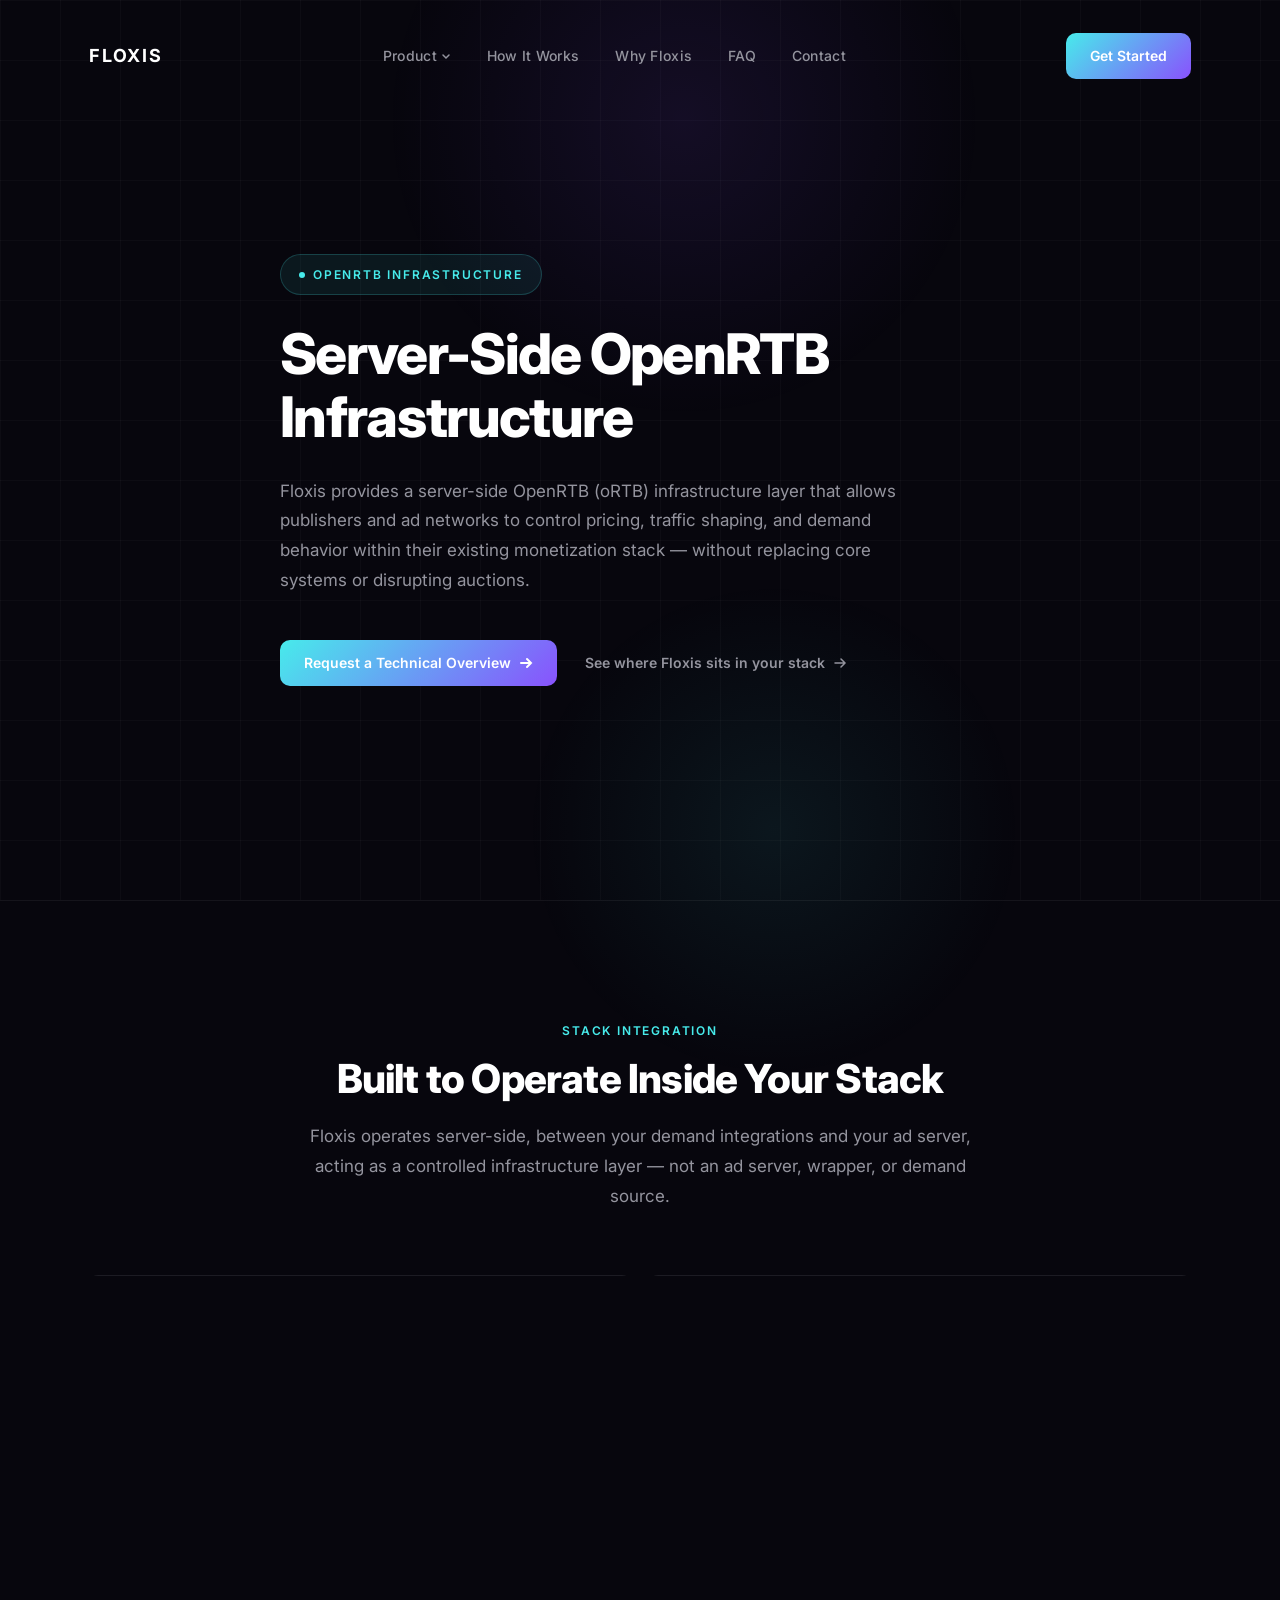
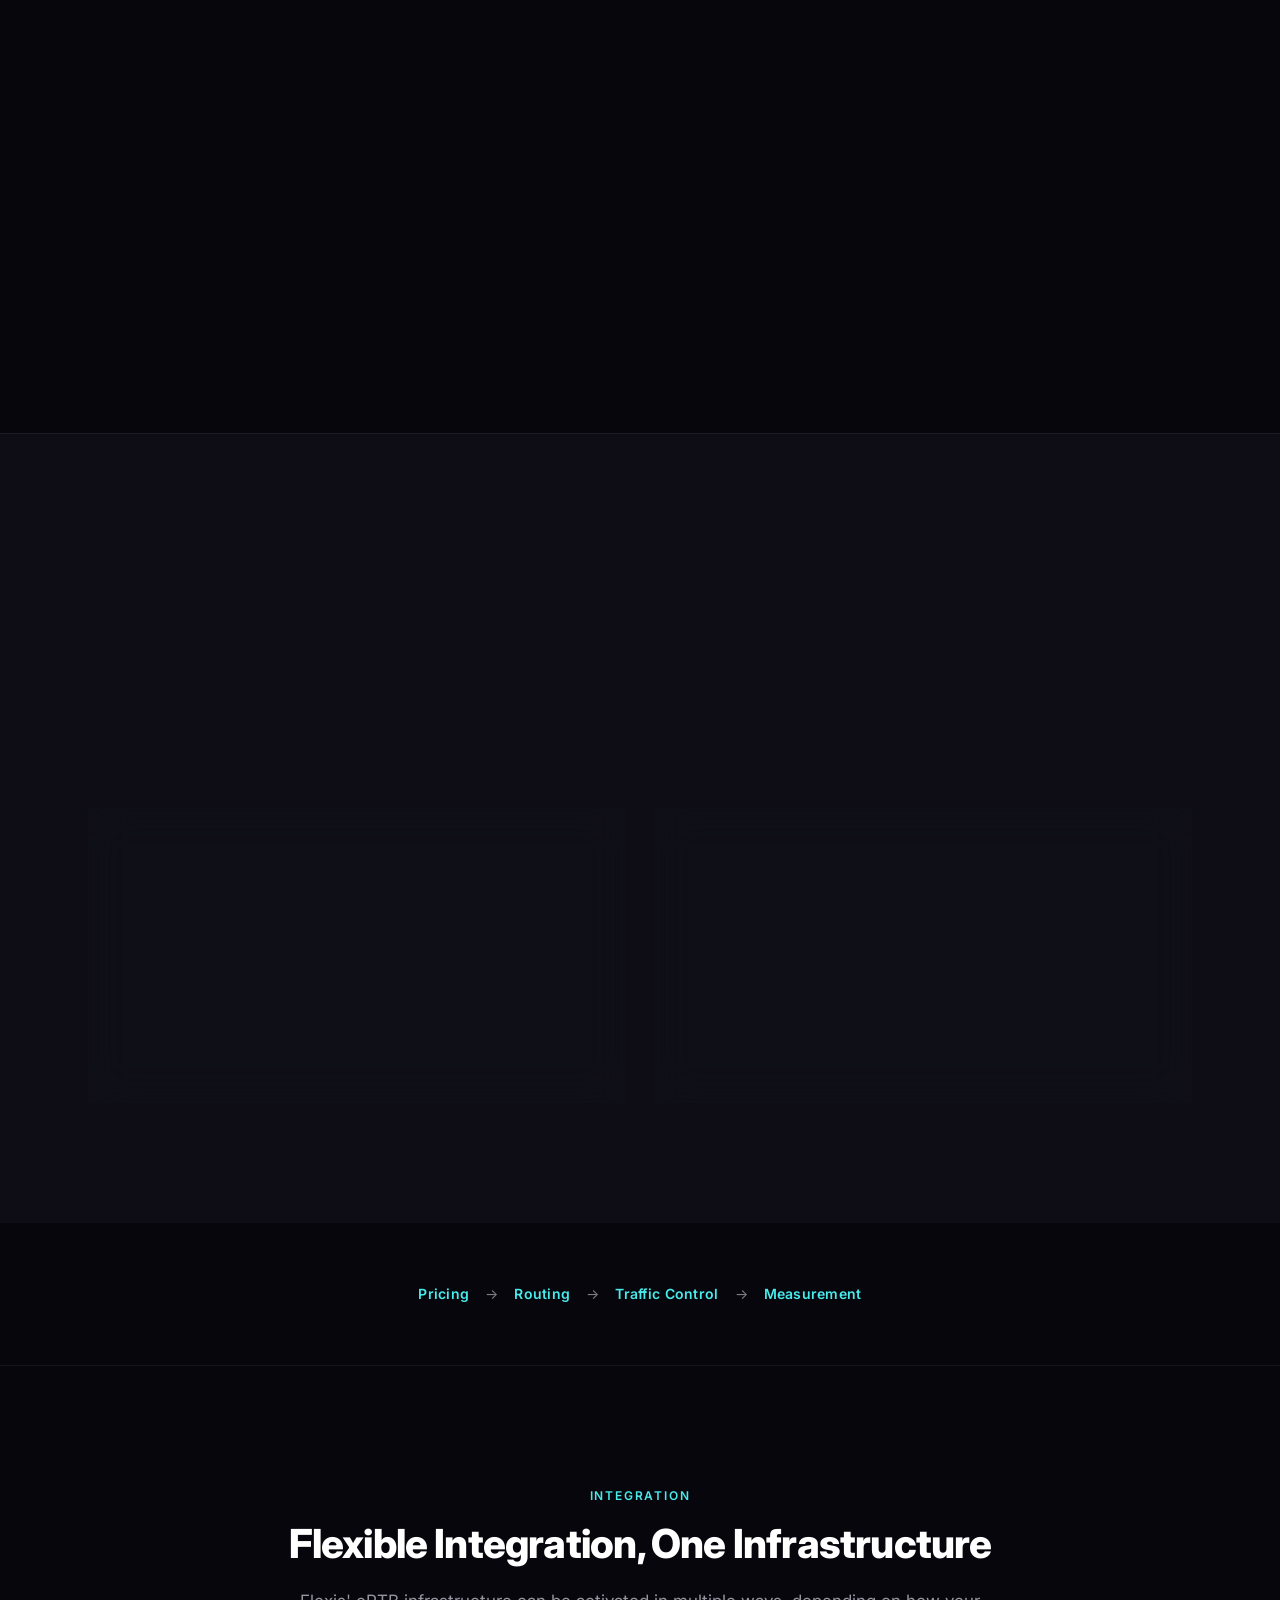
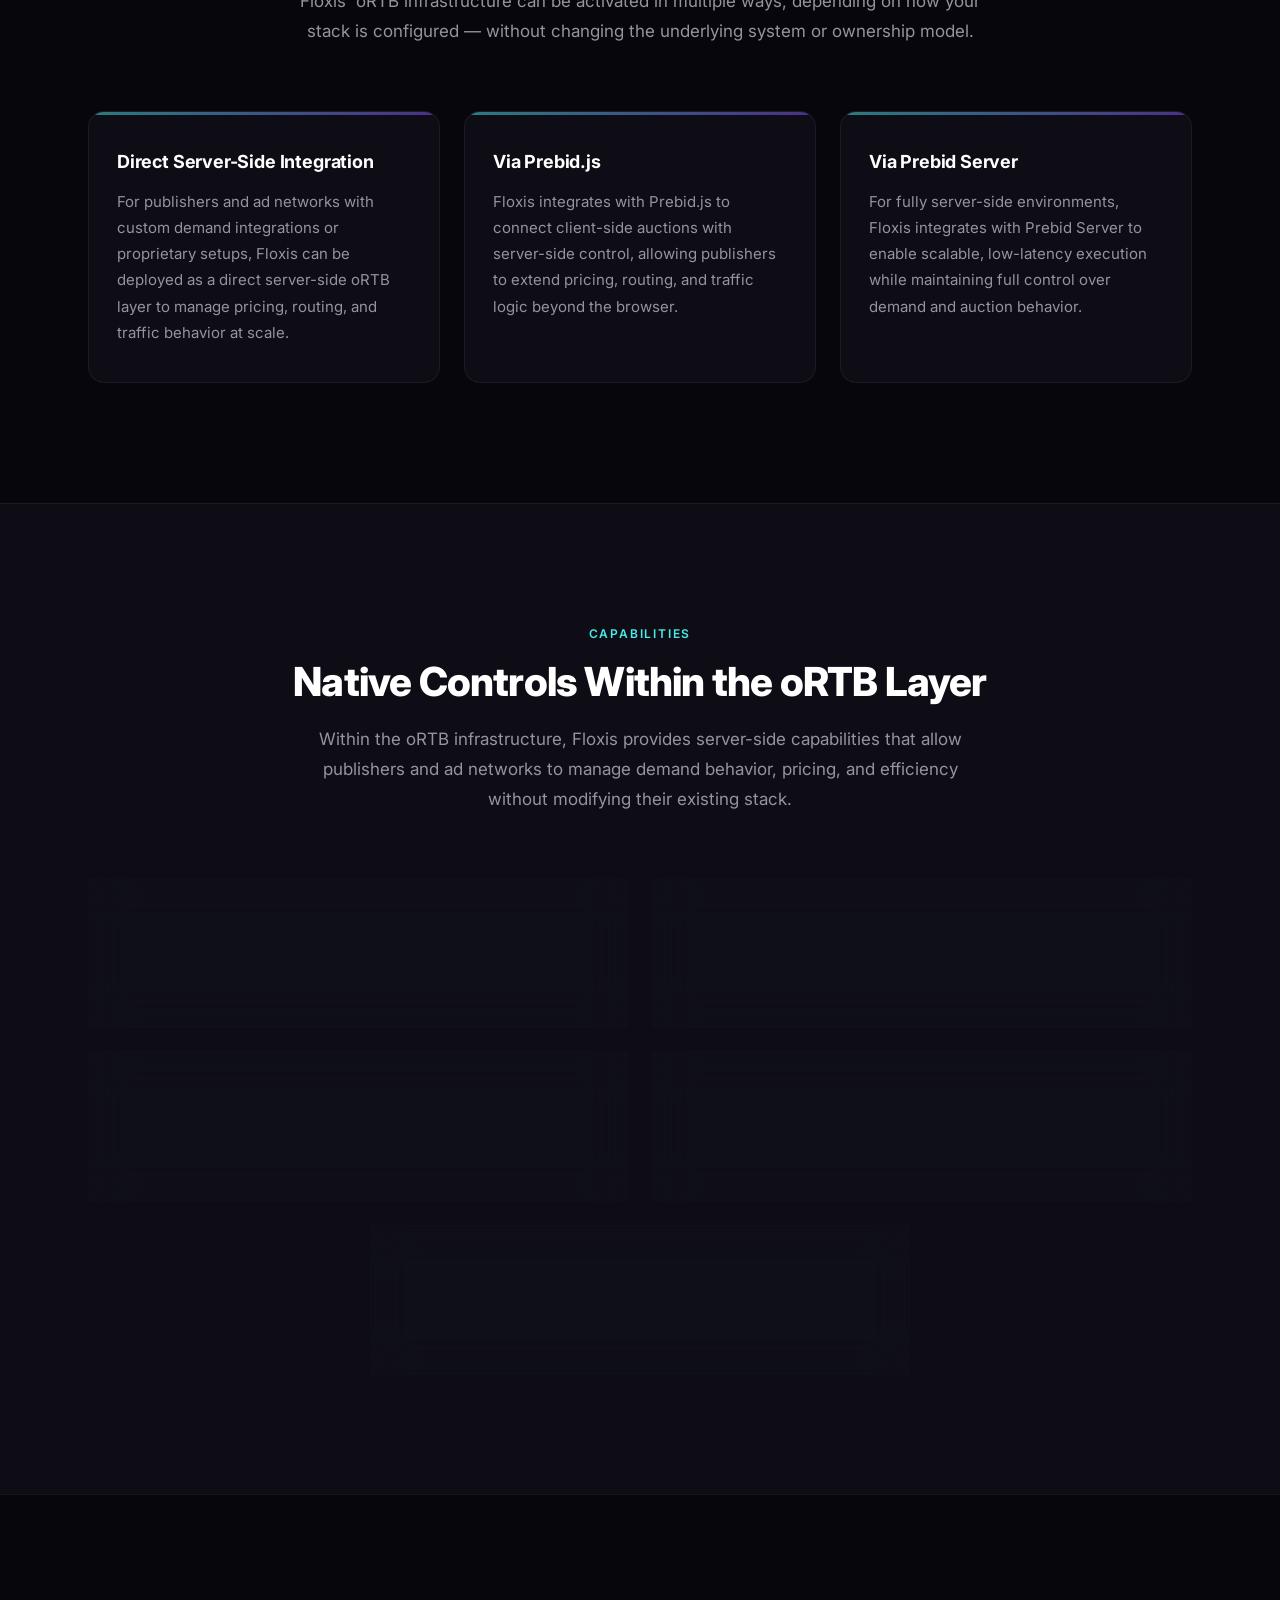
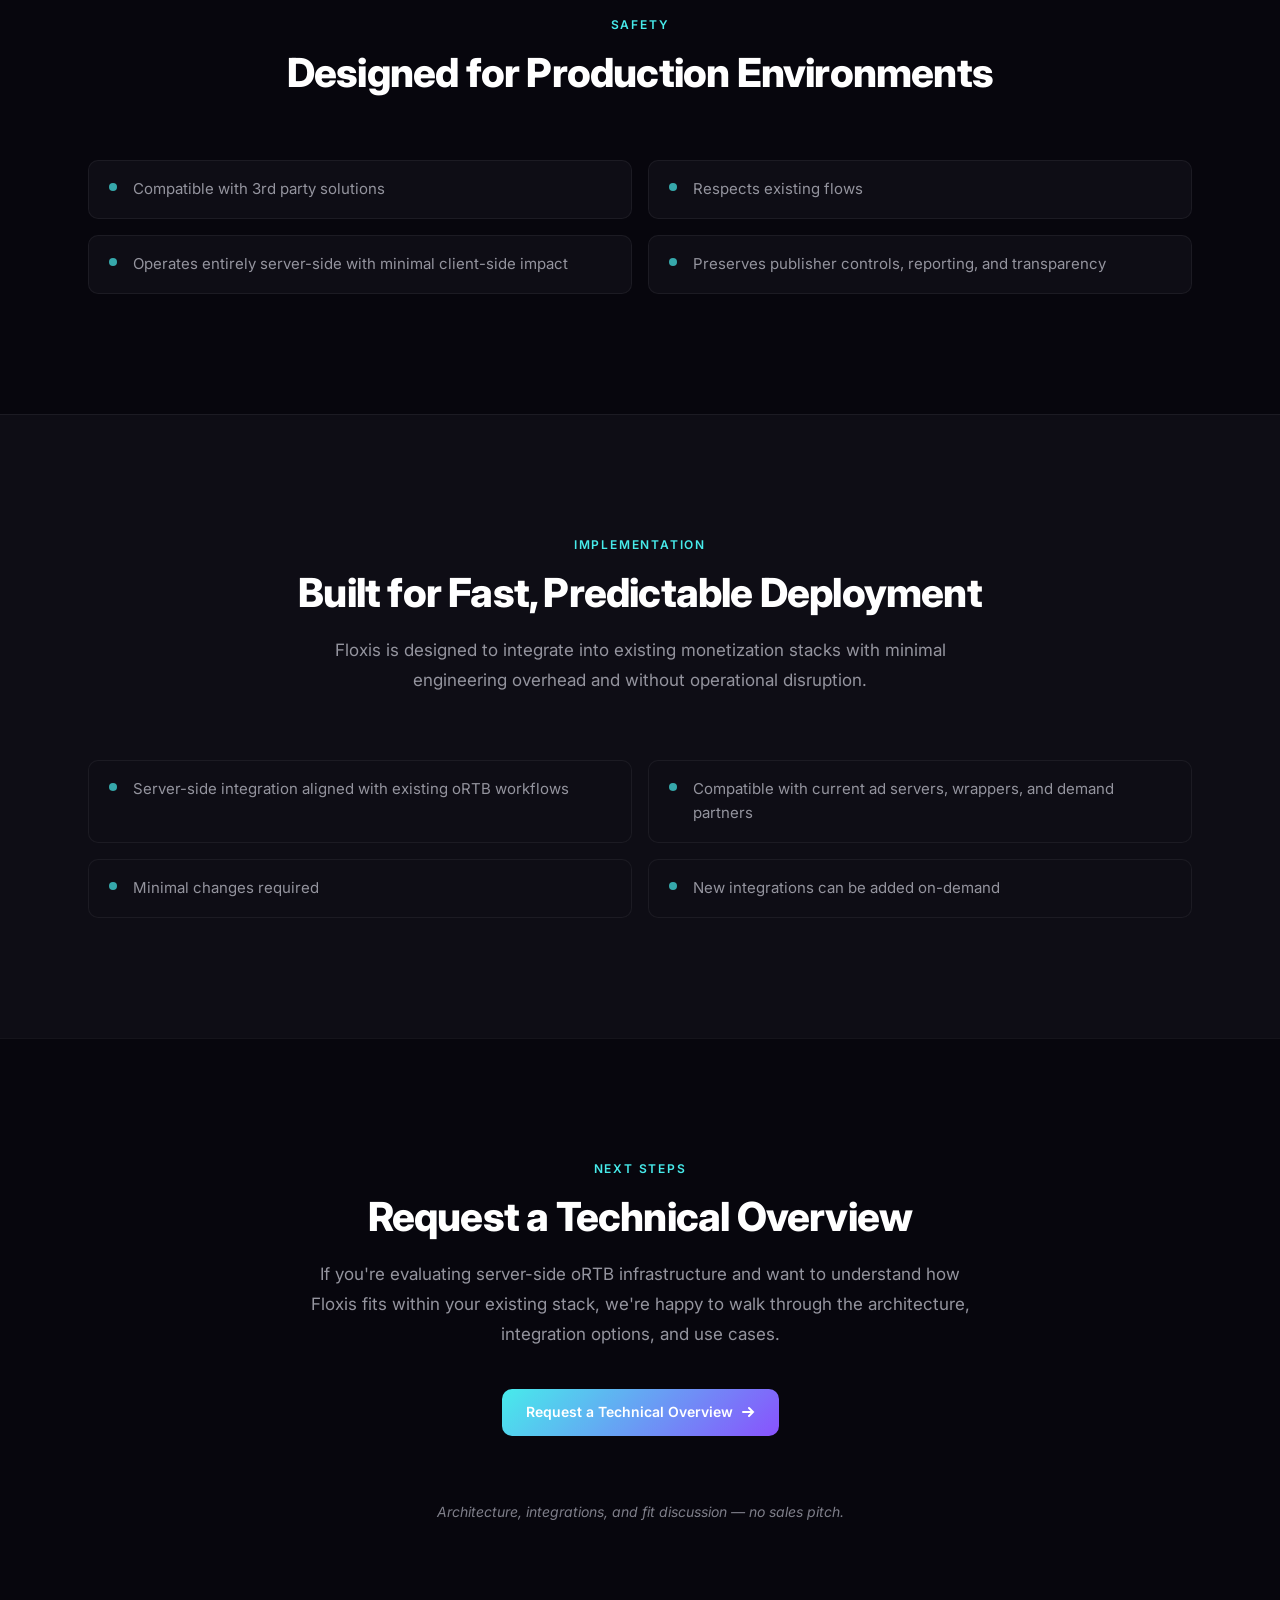
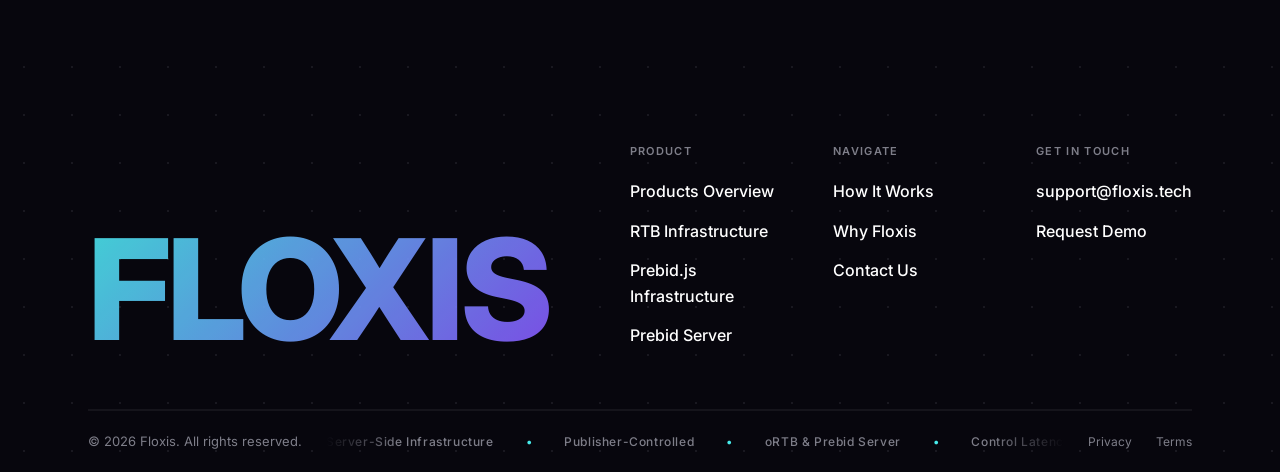
<file: product-rtb.html>
<!DOCTYPE html>
<html lang="en" data-theme="dark">
<head>
    <meta charset="UTF-8">
    <meta name="viewport" content="width=device-width, initial-scale=1.0">
    <title>OpenRTB Infrastructure — Floxis</title>
    <meta name="description" content="Server-side oRTB infrastructure. Route, price, and manage programmatic demand while preserving existing ad servers and demand relationships.">
    <meta name="robots" content="index, follow">
    <meta name="theme-color" content="#07060D">
    <link rel="canonical" href="https://floxis.tech/product-rtb.html">
    <meta property="og:type" content="website">
    <meta property="og:site_name" content="Floxis">
    <meta property="og:title" content="OpenRTB Infrastructure — Floxis">
    <meta property="og:description" content="Server-side oRTB infrastructure. Route, price, and manage programmatic demand while preserving existing ad servers and demand relationships.">
    <meta property="og:url" content="https://floxis.tech/product-rtb.html">
    <meta name="twitter:card" content="summary_large_image">
    <meta name="twitter:title" content="OpenRTB Infrastructure — Floxis">
    <meta name="twitter:description" content="Server-side oRTB infrastructure. Route, price, and manage programmatic demand while preserving existing ad servers and demand relationships.">
    <link rel="preconnect" href="https://fonts.googleapis.com">
    <link rel="preconnect" href="https://fonts.gstatic.com" crossorigin>
    <link href="https://fonts.googleapis.com/css2?family=Inter:wght@400;500;600;700;800&display=swap" rel="stylesheet">
    <link rel="stylesheet" href="assets/site.css">
    <style>
        body {
            font-family: 'Inter', -apple-system, BlinkMacSystemFont, sans-serif;
            background: var(--bg);
            color: var(--text-primary);
            line-height: 1.6;
            -webkit-font-smoothing: antialiased;
            -moz-osx-font-smoothing: grayscale;
            overflow-x: hidden;
            transition: background 0.5s ease, color 0.5s ease;
        }

        /* Background Effects */

        /* Navigation */

        /* Nav Dropdown */

        /* Buttons */

        .btn-primary {
            background: var(--gradient);
            color: #FFFFFF;
            padding: 12px 24px;
            border-radius: 10px;
            position: relative;
            overflow: hidden;
            transition: all 0.4s cubic-bezier(0.19, 1, 0.22, 1);
        }

        .btn-ghost svg {
            transition: transform 0.3s ease;
        }

        .btn-ghost:hover svg {
            transform: translateX(4px);
        }

        /* Hero */
        .hero {
            min-height: 100vh;
            display: flex;
            align-items: center;
            padding: 140px 0 100px;
            position: relative;
        }

        .hero-content {
            max-width: 720px;
        }

        .hero-label {
            display: inline-flex;
            align-items: center;
            gap: 8px;
            font-size: 12px;
            font-weight: 600;
            letter-spacing: 0.15em;
            text-transform: uppercase;
            color: var(--accent);
            margin-bottom: 28px;
            padding: 10px 18px;
            background: rgba(71, 235, 235, 0.08);
            border: 1px solid rgba(71, 235, 235, 0.2);
            border-radius: 100px;
            opacity: 0;
            animation: fadeUp 0.7s cubic-bezier(0.19, 1, 0.22, 1) forwards;
            transition: all 0.4s cubic-bezier(0.19, 1, 0.22, 1);
            cursor: default;
        }

        .hero-label:hover {
            background: rgba(71, 235, 235, 0.15);
            border-color: rgba(71, 235, 235, 0.4);
            transform: translateY(-2px);
            box-shadow: 0 8px 24px rgba(71, 235, 235, 0.2);
        }

        .hero h1 {
            font-family: 'Inter', sans-serif;
            font-size: clamp(36px, 4.5vw, 56px);
            font-weight: 800;
            line-height: 1.12;
            letter-spacing: -0.03em;
            color: var(--text-primary);
            margin-bottom: 28px;
            opacity: 0;
            animation: fadeUp 0.7s cubic-bezier(0.19, 1, 0.22, 1) 0.1s forwards;
        }

        .hero-sub {
            font-size: 17px;
            line-height: 1.75;
            color: var(--text-secondary);
            max-width: 620px;
            margin-bottom: 44px;
            opacity: 0;
            animation: fadeUp 0.7s cubic-bezier(0.19, 1, 0.22, 1) 0.2s forwards;
        }

        .hero-ctas {
            display: flex;
            align-items: center;
            gap: 28px;
            flex-wrap: wrap;
            opacity: 0;
            animation: fadeUp 0.7s cubic-bezier(0.19, 1, 0.22, 1) 0.3s forwards;
        }

        @keyframes fadeUp {
            from {
                opacity: 0;
                transform: translateY(24px);
            }
            to {
                opacity: 1;
                transform: translateY(0);
            }
        }

        /* Sections */
        .page-section {
            padding: 120px 0;
            border-top: 1px solid var(--border);
            position: relative;
            transition: border-color 0.5s ease;
        }

        .page-section.alt-bg {
            background: var(--bg-elevated);
            transition: background 0.5s ease;
        }

        .section-header {
            text-align: center;
            margin-bottom: 64px;
        }

        .section-label {
            font-size: 12px;
            font-weight: 600;
            letter-spacing: 0.15em;
            text-transform: uppercase;
            color: var(--accent);
            margin-bottom: 16px;
            transition: color 0.5s ease;
        }

        .section-title {
            font-family: 'Inter', sans-serif;
            font-size: clamp(28px, 3.5vw, 40px);
            font-weight: 800;
            color: var(--text-primary);
            letter-spacing: -0.02em;
            line-height: 1.15;
            margin-bottom: 20px;
        }

        .section-text {
            font-size: 17px;
            line-height: 1.75;
            color: var(--text-secondary);
            max-width: 680px;
            margin: 0 auto 40px;
        }

        .section-header .section-text {
            text-align: center;
        }

        .section-small {
            font-size: 14px;
            line-height: 1.7;
            color: var(--text-dim);
            font-style: italic;
            margin-top: 48px;
            text-align: center;
            max-width: 680px;
            margin-left: auto;
            margin-right: auto;
        }

        /* Feature Cards Grid */
        .feature-cards {
            display: grid;
            grid-template-columns: repeat(3, 1fr);
            gap: 24px;
        }

        @media (max-width: 900px) {
            .feature-cards {
                grid-template-columns: 1fr;
                gap: 20px;
            }
        }

        .feature-card {
            padding: 36px 28px;
            background: rgba(18, 17, 26, 0.6);
            border: 1px solid rgba(255, 255, 255, 0.08);
            border-radius: 16px;
            backdrop-filter: blur(20px);
            -webkit-backdrop-filter: blur(20px);
            position: relative;
            overflow: hidden;
            transition: all 0.5s cubic-bezier(0.19, 1, 0.22, 1);
        }

        .feature-card::before {
            content: '';
            position: absolute;
            top: 24px;
            bottom: 24px;
            left: 0;
            width: 3px;
            background: var(--gradient);
            border-radius: 0 3px 3px 0;
            opacity: 0.6;
            transition: all 0.4s ease;
        }

        .feature-card:hover {
            transform: translateY(-4px);
            border-color: rgba(137, 82, 253, 0.3);
            box-shadow: 0 12px 40px rgba(137, 82, 253, 0.15);
        }

        .feature-card:hover::before {
            opacity: 1;
            top: 16px;
            bottom: 16px;
        }

        .feature-card h3 {
            font-family: 'Inter', sans-serif;
            font-size: 18px;
            font-weight: 700;
            color: var(--text-primary);
            margin-bottom: 12px;
            letter-spacing: -0.01em;
        }

        .feature-card p {
            font-size: 15px;
            line-height: 1.7;
            color: var(--text-secondary);
        }

        /* Bullet list in cards */
        .bullet-list {
            list-style: none;
            padding: 0;
            display: flex;
            flex-wrap: wrap;
            gap: 16px;
            justify-content: center;
        }

        .bullet-list li {
            flex: 0 1 calc(50% - 8px);
            min-width: 260px;
            font-size: 15px;
            line-height: 1.65;
            color: var(--text-secondary);
            padding: 16px 20px 16px 44px;
            position: relative;
            background: var(--bg-elevated);
            border: 1px solid var(--border);
            border-radius: 10px;
            transition: all 0.3s ease;
        }

        @media (max-width: 768px) {
            .bullet-list li {
                flex: 1 1 100%;
            }
        }

        .bullet-list li:hover {
            border-color: var(--border-light);
        }

        .bullet-list li::before {
            content: '';
            position: absolute;
            left: 20px;
            top: 22px;
            width: 8px;
            height: 8px;
            border-radius: 50%;
            background: var(--accent);
            opacity: 0.7;
        }

        /* Stack Placement Diagram */
        .diagram-wrapper {
            display: flex;
            justify-content: center;
            padding: 60px 0 20px;
        }

        .stack-diagram-flat {
            display: flex;
            flex-direction: column;
            align-items: center;
            width: 100%;
            max-width: 400px;
        }

        .diagram-box {
            width: 100%;
            padding: 18px 28px;
            border-radius: 10px;
            border: 1px solid var(--border);
            text-align: center;
            background: var(--bg);
            transition: border-color 0.3s ease;
        }

        .diagram-box span {
            font-family: 'Inter', sans-serif;
            font-size: 14px;
            font-weight: 600;
            color: var(--text-primary);
            letter-spacing: 0.02em;
        }

        .diagram-box.floxis-box {
            border: 1.5px solid var(--accent);
            box-shadow: 0 0 24px var(--glow-cyan);
        }

        .diagram-box.floxis-box span {
            color: var(--accent);
        }

        .diagram-connector {
            width: 2px;
            height: 32px;
            background: var(--text-dim);
            opacity: 0.5;
        }

        .diagram-caption {
            text-align: center;
            margin-top: 28px;
            font-size: 13px;
            color: var(--text-dim);
            font-style: italic;
        }

        /* Two-column responsibilities */
        .responsibilities-grid {
            display: grid;
            grid-template-columns: 1fr 1fr;
            gap: 28px;
            margin-top: 8px;
        }

        @media (max-width: 768px) {
            .responsibilities-grid {
                grid-template-columns: 1fr;
                gap: 20px;
            }
        }

        .responsibility-col {
            padding: 36px 32px;
            background: rgba(18, 17, 26, 0.6);
            border: 1px solid rgba(255, 255, 255, 0.08);
            border-radius: 16px;
            backdrop-filter: blur(20px);
            -webkit-backdrop-filter: blur(20px);
            transition: all 0.4s ease;
        }

        .responsibility-col:hover {
            border-color: rgba(137, 82, 253, 0.2);
        }

        .responsibility-col h3 {
            font-family: 'Inter', sans-serif;
            font-size: 18px;
            font-weight: 700;
            color: var(--text-primary);
            margin-bottom: 20px;
            letter-spacing: -0.01em;
        }

        .responsibility-col ul {
            list-style: none;
            padding: 0;
            display: flex;
            flex-direction: column;
            gap: 12px;
        }

        .responsibility-col ul li {
            font-size: 15px;
            line-height: 1.65;
            color: var(--text-secondary);
            padding-left: 24px;
            position: relative;
        }

        .responsibility-col ul li::before {
            content: '';
            position: absolute;
            left: 0;
            top: 10px;
            width: 8px;
            height: 8px;
            border-radius: 50%;
            background: var(--accent);
            opacity: 0.7;
        }

        /* Capability Flow Divider */
        .capability-flow {
            display: flex;
            align-items: center;
            justify-content: center;
            gap: 0;
            padding: 60px 0;
            flex-wrap: wrap;
        }

        .flow-item {
            font-family: 'Inter', sans-serif;
            font-size: 14px;
            font-weight: 600;
            color: var(--accent);
            letter-spacing: 0.02em;
            white-space: nowrap;
        }

        .flow-arrow {
            font-size: 14px;
            color: var(--text-dim);
            padding: 0 16px;
            user-select: none;
        }

        @media (max-width: 600px) {
            .capability-flow {
                flex-direction: column;
                gap: 12px;
            }
            .flow-arrow {
                transform: rotate(90deg);
                padding: 4px 0;
            }
        }

        /* Integration Sub-sections */
        .integration-blocks {
            display: grid;
            grid-template-columns: repeat(3, 1fr);
            gap: 24px;
        }

        @media (max-width: 900px) {
            .integration-blocks {
                grid-template-columns: 1fr;
                gap: 20px;
            }
        }

        .integration-block {
            padding: 36px 28px;
            background: var(--bg-elevated);
            border: 1px solid var(--border);
            border-radius: 16px;
            transition: all 0.4s ease;
            position: relative;
            overflow: hidden;
        }

        .integration-block::after {
            content: '';
            position: absolute;
            top: 0;
            left: 0;
            right: 0;
            height: 3px;
            background: var(--gradient);
            opacity: 0.5;
            transition: opacity 0.3s ease;
        }

        .integration-block:hover {
            transform: translateY(-3px);
            border-color: var(--border-light);
            box-shadow: 0 8px 32px rgba(71, 235, 235, 0.1);
        }

        .integration-block:hover::after {
            opacity: 1;
        }

        .integration-block h3 {
            font-family: 'Inter', sans-serif;
            font-size: 18px;
            font-weight: 700;
            color: var(--text-primary);
            margin-bottom: 12px;
            letter-spacing: -0.01em;
        }

        .integration-block p {
            font-size: 15px;
            line-height: 1.75;
            color: var(--text-secondary);
        }

        /* Capability Cards */
        .capability-grid {
            display: flex;
            flex-wrap: wrap;
            gap: 24px;
            justify-content: center;
        }

        .capability-card {
            flex: 0 1 calc(50% - 12px);
            min-width: 280px;
        }

        @media (max-width: 768px) {
            .capability-card {
                flex: 1 1 100%;
            }
        }

        .capability-card {
            padding: 32px 24px;
            background: rgba(18, 17, 26, 0.6);
            border: 1px solid rgba(255, 255, 255, 0.08);
            border-radius: 16px;
            backdrop-filter: blur(20px);
            -webkit-backdrop-filter: blur(20px);
            transition: all 0.5s cubic-bezier(0.19, 1, 0.22, 1);
            position: relative;
            overflow: hidden;
        }

        .capability-card::before {
            content: '';
            position: absolute;
            top: 0;
            left: 0;
            right: 0;
            height: 2px;
            background: var(--gradient);
            opacity: 0;
            transition: opacity 0.3s ease;
        }

        .capability-card:hover {
            transform: translateY(-4px);
            border-color: rgba(71, 235, 235, 0.3);
            box-shadow: 0 12px 40px rgba(71, 235, 235, 0.12);
        }

        .capability-card:hover::before {
            opacity: 1;
        }

        .capability-card h3 {
            font-family: 'Inter', sans-serif;
            font-size: 16px;
            font-weight: 700;
            color: var(--text-primary);
            margin-bottom: 10px;
            letter-spacing: -0.01em;
        }

        .capability-card p {
            font-size: 14px;
            line-height: 1.7;
            color: var(--text-secondary);
        }

        /* CTA Section */
        .cta-section {
            padding: 120px 0;
            border-top: 1px solid var(--border);
            text-align: center;
            position: relative;
            transition: border-color 0.5s ease;
        }

        .cta-section .section-label {
            text-align: center;
        }

        .cta-section .section-title {
            margin-left: auto;
            margin-right: auto;
        }

        .cta-section .section-text {
            margin-left: auto;
            margin-right: auto;
            text-align: center;
        }

        .cta-section .section-small {
            margin-left: auto;
            margin-right: auto;
            text-align: center;
        }

        .cta-btn-wrapper {
            margin-top: 36px;
        }

        /* Footer */

        .footer-ticker-inner span::after {
            content: '\2022';
            color: var(--accent);
        }

        /* Scroll animations */
        .fade-in {
            opacity: 0;
            transform: translateY(32px);
            transition: opacity 0.7s cubic-bezier(0.19, 1, 0.22, 1),
                        transform 0.7s cubic-bezier(0.19, 1, 0.22, 1);
        }

        .fade-in:nth-child(1) { transition-delay: 0s; }
        .fade-in:nth-child(2) { transition-delay: 0.1s; }
        .fade-in:nth-child(3) { transition-delay: 0.2s; }

        /* Mobile nav */
        @media (max-width: 768px) {
            .nav-links {
                display: none;
            }

            .hero-ctas {
                flex-direction: column;
                align-items: flex-start;
                gap: 16px;
            }
        }
    </style>
</head>
<body>
    <a href="#main" class="skip-link">Skip to main content</a>
    <div class="bg-grid"></div>
    <div class="bg-glow"></div>
    <div class="bg-glow-cyan"></div>

    <!-- Navigation -->
    <nav id="nav">
        <div class="container">
            <div class="nav-wrapper">
                <div class="nav-inner">
                    <a href="index.html" class="logo">FLOXIS</a>
                    <ul class="nav-links">
                        <li class="nav-dropdown">
                            <a href="products.html">Product <svg aria-hidden="true" focusable="false" class="dropdown-arrow" viewBox="0 0 10 10" fill="none" stroke="currentColor" stroke-width="1.5" stroke-linecap="round"><path d="M2 4l3 3 3-3"/></svg></a>
                            <div class="nav-dropdown-menu">
                                <a href="product-rtb.html">RTB Infrastructure</a>
                                <a href="product-prebidjs.html">Prebid.js Infrastructure</a>
                                <a href="product-prebid-server.html">Prebid Server Infrastructure</a>
                            </div>
                        </li>
                        <li><a href="index.html#stack">How It Works</a></li>
                        <li><a href="index.html#values">Why Floxis</a></li>
                        <li><a href="index.html#faq">FAQ</a></li>
                        <li><a href="index.html#cta">Contact</a></li>
                    </ul>
                    <div class="nav-actions">
                        <a href="index.html#cta" class="btn btn-primary nav-cta">
                            <span>Get Started</span>
                        </a>
                    </div>
                </div>
            </div>
        </div>
    </nav>

    <main id="main">

    <!-- Hero -->
    <section class="hero" aria-labelledby="hero-title">
        <div class="container">
            <div class="hero-content">
                <span class="hero-label">OpenRTB Infrastructure</span>
                <h1 id="hero-title">Server-Side OpenRTB Infrastructure</h1>
                <p class="hero-sub">Floxis provides a server-side OpenRTB (oRTB) infrastructure layer that allows publishers and ad networks to control pricing, traffic shaping, and demand behavior within their existing monetization stack — without replacing core systems or disrupting auctions.</p>
                <div class="hero-ctas">
                    <a href="index.html#cta" class="btn btn-primary">
                        <span>
                            Request a Technical Overview
                            <svg aria-hidden="true" focusable="false" width="14" height="14" viewBox="0 0 14 14" fill="none" stroke="currentColor" stroke-width="2" stroke-linecap="round">
                                <path d="M2 7h10M8 3l4 4-4 4"/>
                            </svg>
                        </span>
                    </a>
                    <a href="#stack-placement" class="btn btn-ghost">
                        See where Floxis sits in your stack
                        <svg aria-hidden="true" focusable="false" width="14" height="14" viewBox="0 0 14 14" fill="none" stroke="currentColor" stroke-width="1.5" stroke-linecap="round">
                            <path d="M2 7h10M8 3l4 4-4 4"/>
                        </svg>
                    </a>
                </div>
            </div>
        </div>
    </section>

    <!-- Stack Placement -->
    <section class="page-section" id="stack-placement" aria-labelledby="stack-placement-title">
        <div class="container">
            <div class="section-header fade-in">
                <p class="section-label">Stack Integration</p>
                <h2 id="stack-placement-title" class="section-title">Built to Operate Inside Your Stack</h2>
                <p class="section-text">Floxis operates server-side, between your demand integrations and your ad server, acting as a controlled infrastructure layer — not an ad server, wrapper, or demand source.</p>
            </div>
            <ul class="bullet-list fade-in">
                <li>Integrates with existing SSPs, DSPs, and direct demand</li>
                <li>Respects ad server priorities and auction logic</li>
                <li>Preserves full ownership of demand relationships and pricing decisions</li>
            </ul>

            <!-- Stack Placement Diagram -->
            <div class="diagram-wrapper fade-in">
                <div class="stack-diagram-flat">
                    <div class="diagram-box">
                        <span>Demand Partners</span>
                    </div>
                    <div class="diagram-connector"></div>
                    <div class="diagram-box floxis-box">
                        <span>Floxis (Server-Side Infrastructure)</span>
                    </div>
                    <div class="diagram-connector"></div>
                    <div class="diagram-box">
                        <span>Ad Server / Auction Layer</span>
                    </div>
                    <div class="diagram-connector"></div>
                    <div class="diagram-box">
                        <span>Publisher Inventory</span>
                    </div>
                </div>
            </div>
            <p class="diagram-caption fade-in">Floxis operates server-side within your existing monetization stack.</p>

        </div>
    </section>

    <!-- Defined Responsibilities -->
    <section class="page-section alt-bg" aria-labelledby="page-section-title">
        <div class="container">
            <div class="section-header fade-in">
                <p class="section-label">Responsibilities</p>
                <h2 id="page-section-title" class="section-title">Defined Responsibilities. Clear Boundaries.</h2>
                <p class="section-text">Floxis' oRTB infrastructure is purpose-built to handle server-side monetization logic while leaving ad serving, auctions, and demand ownership exactly where they belong.</p>
            </div>
            <div class="responsibilities-grid fade-in">
                <div class="responsibility-col">
                    <h3>What Floxis Handles</h3>
                    <ul>
                        <li>Server-side oRTB request handling</li>
                        <li>Pricing and floor rule enforcement</li>
                        <li>Traffic shaping and routing logic</li>
                        <li>Request volume control and efficiency management</li>
                        <li>Enforcement of preferred supply paths (SPO)</li>
                    </ul>
                </div>
                <div class="responsibility-col">
                    <h3>What Remains in Your Stack</h3>
                    <ul>
                        <li>Ad serving and creative delivery</li>
                        <li>Auction execution and priority decisions</li>
                        <li>Demand ownership and commercial relationships</li>
                        <li>Client-side logic and browser execution</li>
                    </ul>
                </div>
            </div>

        </div>
    </section>

    <!-- Capability Flow Divider -->
    <div class="container">
        <div class="capability-flow fade-in">
            <span class="flow-item">Pricing</span>
            <span class="flow-arrow">&rarr;</span>
            <span class="flow-item">Routing</span>
            <span class="flow-arrow">&rarr;</span>
            <span class="flow-item">Traffic Control</span>
            <span class="flow-arrow">&rarr;</span>
            <span class="flow-item">Measurement</span>
        </div>
    </div>

    <!-- Flexible Integration -->
    <section class="page-section" aria-labelledby="page-section-title-2">
        <div class="container">
            <div class="section-header fade-in">
                <p class="section-label">Integration</p>
                <h2 id="page-section-title-2" class="section-title">Flexible Integration, One Infrastructure</h2>
                <p class="section-text">Floxis' oRTB infrastructure can be activated in multiple ways, depending on how your stack is configured — without changing the underlying system or ownership model.</p>
            </div>
            <div class="integration-blocks fade-in">
                <div class="integration-block">
                    <h3>Direct Server-Side Integration</h3>
                    <p>For publishers and ad networks with custom demand integrations or proprietary setups, Floxis can be deployed as a direct server-side oRTB layer to manage pricing, routing, and traffic behavior at scale.</p>
                </div>
                <div class="integration-block">
                    <h3>Via Prebid.js</h3>
                    <p>Floxis integrates with Prebid.js to connect client-side auctions with server-side control, allowing publishers to extend pricing, routing, and traffic logic beyond the browser.</p>
                </div>
                <div class="integration-block">
                    <h3>Via Prebid Server</h3>
                    <p>For fully server-side environments, Floxis integrates with Prebid Server to enable scalable, low-latency execution while maintaining full control over demand and auction behavior.</p>
                </div>
            </div>
        </div>
    </section>

    <!-- Infrastructure Capabilities -->
    <section class="page-section alt-bg" aria-labelledby="page-section-title-3">
        <div class="container">
            <div class="section-header fade-in">
                <p class="section-label">Capabilities</p>
                <h2 id="page-section-title-3" class="section-title">Native Controls Within the oRTB Layer</h2>
                <p class="section-text">Within the oRTB infrastructure, Floxis provides server-side capabilities that allow publishers and ad networks to manage demand behavior, pricing, and efficiency without modifying their existing stack.</p>
            </div>
            <div class="capability-grid fade-in">
                <div class="capability-card">
                    <h3>Supply Path Control (SPO)</h3>
                    <p>Define and enforce preferred demand paths server-side while respecting auction priorities and partner relationships.</p>
                </div>
                <div class="capability-card">
                    <h3>Pricing &amp; Floor Price Control</h3>
                    <p>Set and manage pricing rules across demand in a transparent and controlled manner, without disrupting auction execution.</p>
                </div>
                <div class="capability-card">
                    <h3>Traffic Shaping &amp; Routing</h3>
                    <p>Shape, segment, and route traffic based on business rules, performance signals, and operational requirements you control.</p>
                </div>
                <div class="capability-card">
                    <h3>Request Volume Management</h3>
                    <p>Manage query volume and request behavior to improve efficiency, reduce waste, and maintain predictable performance.</p>
                </div>
                <div class="capability-card">
                    <h3>Controlled Experimentation</h3>
                    <p>Test pricing, routing, and demand strategies safely within your existing stack, without exposing production traffic to unnecessary risk.</p>
                </div>
            </div>

        </div>
    </section>

    <!-- Safety & Compatibility -->
    <section class="page-section" aria-labelledby="page-section-title-4">
        <div class="container">
            <div class="section-header fade-in">
                <p class="section-label">Safety</p>
                <h2 id="page-section-title-4" class="section-title">Designed for Production Environments</h2>

            </div>
            <ul class="bullet-list fade-in">
                <li>Compatible with 3rd party solutions</li>
                <li>Respects existing flows</li>
                <li>Operates entirely server-side with minimal client-side impact</li>
                <li>Preserves publisher controls, reporting, and transparency</li>
            </ul>

        </div>
    </section>

    <!-- Implementation -->
    <section class="page-section alt-bg" aria-labelledby="page-section-title-5">
        <div class="container">
            <div class="section-header fade-in">
                <p class="section-label">Implementation</p>
                <h2 id="page-section-title-5" class="section-title">Built for Fast, Predictable Deployment</h2>
                <p class="section-text">Floxis is designed to integrate into existing monetization stacks with minimal engineering overhead and without operational disruption.</p>
            </div>
            <ul class="bullet-list fade-in">
                <li>Server-side integration aligned with existing oRTB workflows</li>
                <li>Compatible with current ad servers, wrappers, and demand partners</li>
                <li>Minimal changes required</li>
                <li>New integrations can be added on-demand</li>
            </ul>

        </div>
    </section>

    <!-- CTA -->
    <section class="cta-section" aria-labelledby="cta-section-title">
        <div class="container">
            <div class="fade-in">
                <p class="section-label">Next Steps</p>
                <h2 id="cta-section-title" class="section-title">Request a Technical Overview</h2>
                <p class="section-text" style="margin-left: auto; margin-right: auto;">If you're evaluating server-side oRTB infrastructure and want to understand how Floxis fits within your existing stack, we're happy to walk through the architecture, integration options, and use cases.</p>
                <div class="cta-btn-wrapper">
                    <a href="index.html#cta" class="btn btn-primary">
                        <span>
                            Request a Technical Overview
                            <svg aria-hidden="true" focusable="false" width="14" height="14" viewBox="0 0 14 14" fill="none" stroke="currentColor" stroke-width="2" stroke-linecap="round">
                                <path d="M2 7h10M8 3l4 4-4 4"/>
                            </svg>
                        </span>
                    </a>
                </div>
                <p class="section-small" style="margin-left: auto; margin-right: auto; border-top: none; padding-top: 16px;">Architecture, integrations, and fit discussion — no sales pitch.</p>
            </div>
        </div>
    </section>

    </main>

    <!-- Footer -->
    <footer>
        <div class="container">
            <div class="footer-content">
                <div class="footer-main">
                    <div class="footer-brand">
                        <span class="footer-logo-large">FLOXIS</span>
                    </div>
                    <div class="footer-grid">
                        <div class="footer-col">
                            <span class="footer-col-label">Product</span>
                            <a href="products.html">Products Overview</a>
                            <a href="product-rtb.html">RTB Infrastructure</a>
                            <a href="product-prebidjs.html">Prebid.js Infrastructure</a>
                            <a href="product-prebid-server.html">Prebid Server</a>
                        </div>
                        <div class="footer-col">
                            <span class="footer-col-label">Navigate</span>
                            <a href="index.html#stack">How It Works</a>
                            <a href="index.html#values">Why Floxis</a>
                            <a href="index.html#cta">Contact Us</a>
                        </div>
                        <div class="footer-col">
                            <span class="footer-col-label">Get In Touch</span>
                            <a href="mailto:support@floxis.tech">support@floxis.tech</a>
                            <a href="index.html#cta">Request Demo</a>
                        </div>
                    </div>
                </div>
                <div class="footer-bottom">
                    <p class="footer-copy">&copy; 2026 Floxis. All rights reserved.</p>
                    <div class="footer-ticker">
                        <div class="footer-ticker-inner">
                            <span>Server-Side Infrastructure</span>
                            <span>Publisher-Controlled</span>
                            <span>oRTB &amp; Prebid Server</span>
                            <span>Control Latency</span>
                            <span>No Lock-In</span>
                            <span>Server-Side Infrastructure</span>
                            <span>Publisher-Controlled</span>
                            <span>oRTB &amp; Prebid Server</span>
                            <span>Control Latency</span>
                            <span>No Lock-In</span>
                        </div>
                    </div>
                    <div class="footer-legal">
                        <a href="privacy.html">Privacy</a>
                        <a href="#">Terms</a>
                    </div>
                </div>
            </div>
        </div>
    </footer>

    <script>
        // Nav scroll effect
        const nav = document.getElementById('nav');
        window.addEventListener('scroll', () => {
            nav.classList.toggle('scrolled', window.scrollY > 50);
        }, { passive: true });

        // Scroll reveal animations
        const observerOptions = {
            threshold: 0.15,
            rootMargin: '0px 0px -60px 0px'
        };

        const observer = new IntersectionObserver((entries) => {
            entries.forEach((entry) => {
                if (entry.isIntersecting) {
                    entry.target.classList.add('visible');
                }
            });
        }, observerOptions);

        document.querySelectorAll('.fade-in').forEach(el => observer.observe(el));
    </script>
</body>
</html>
</file>
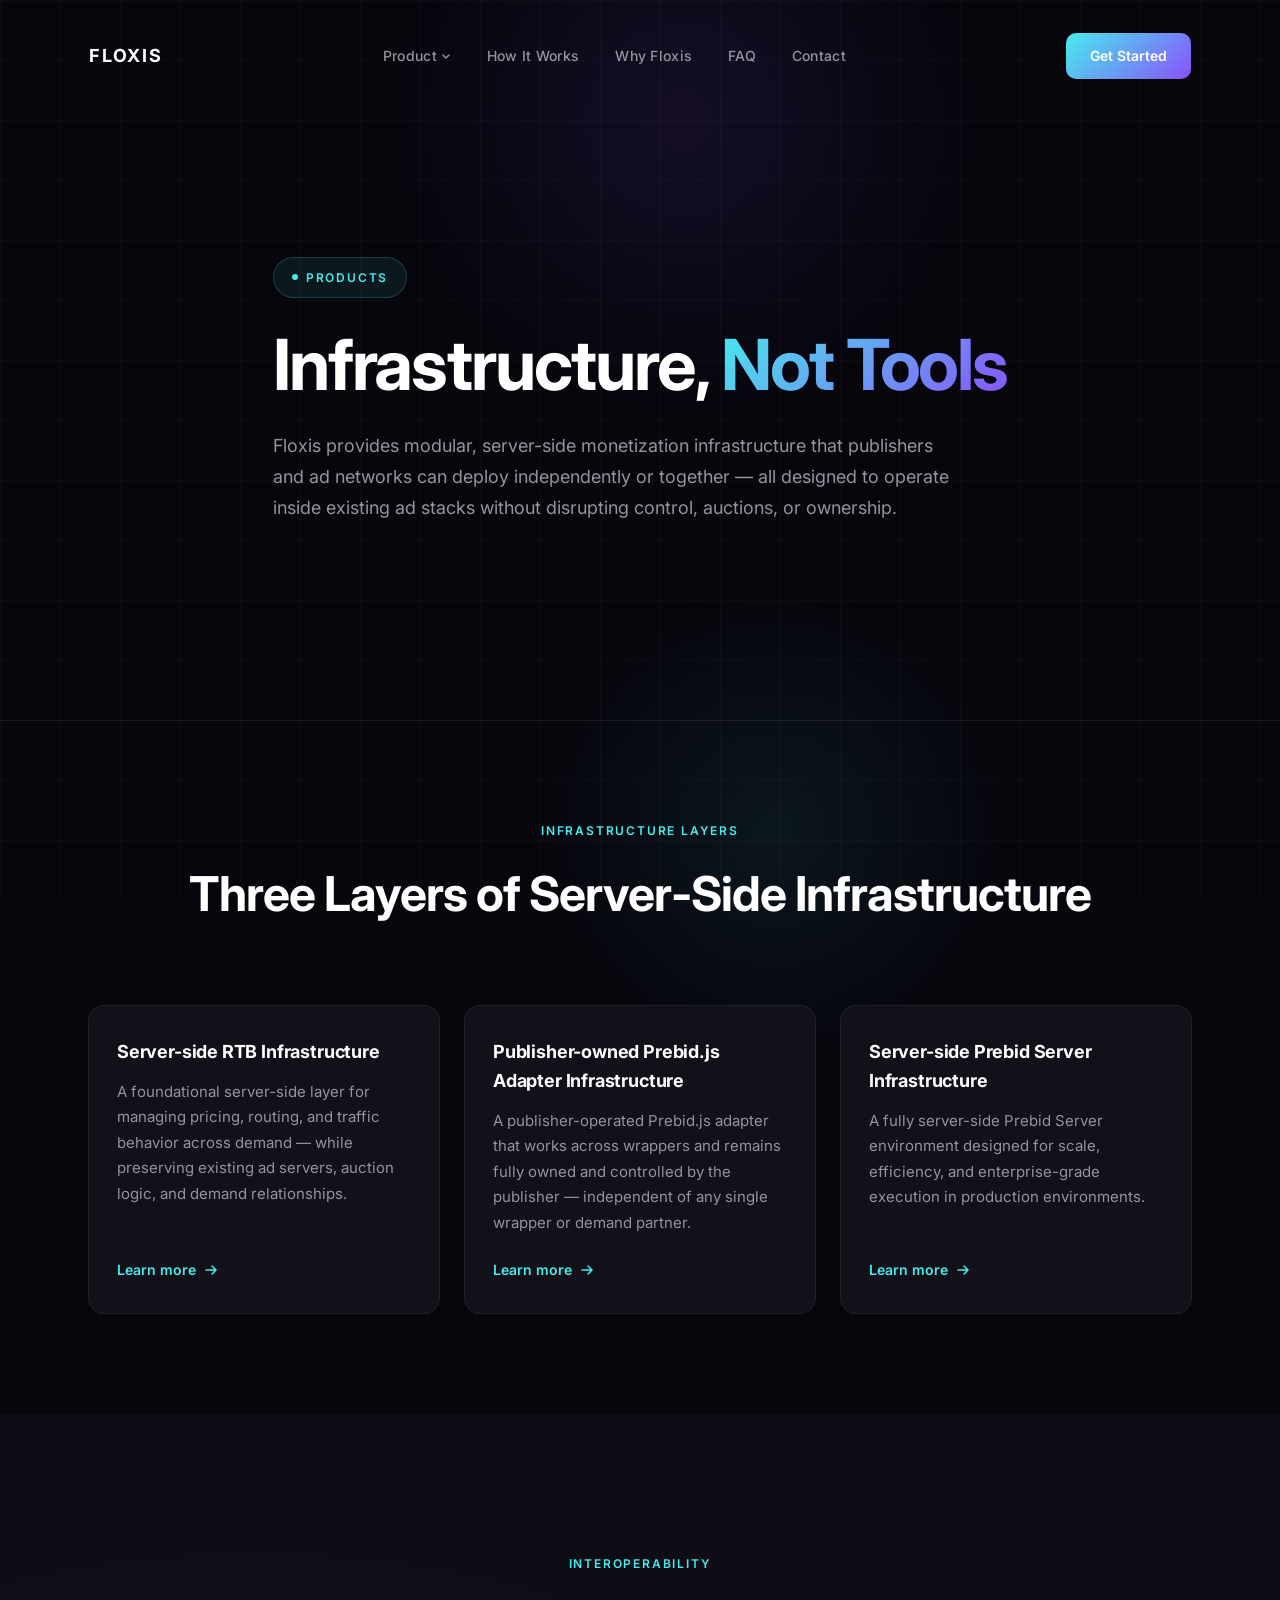
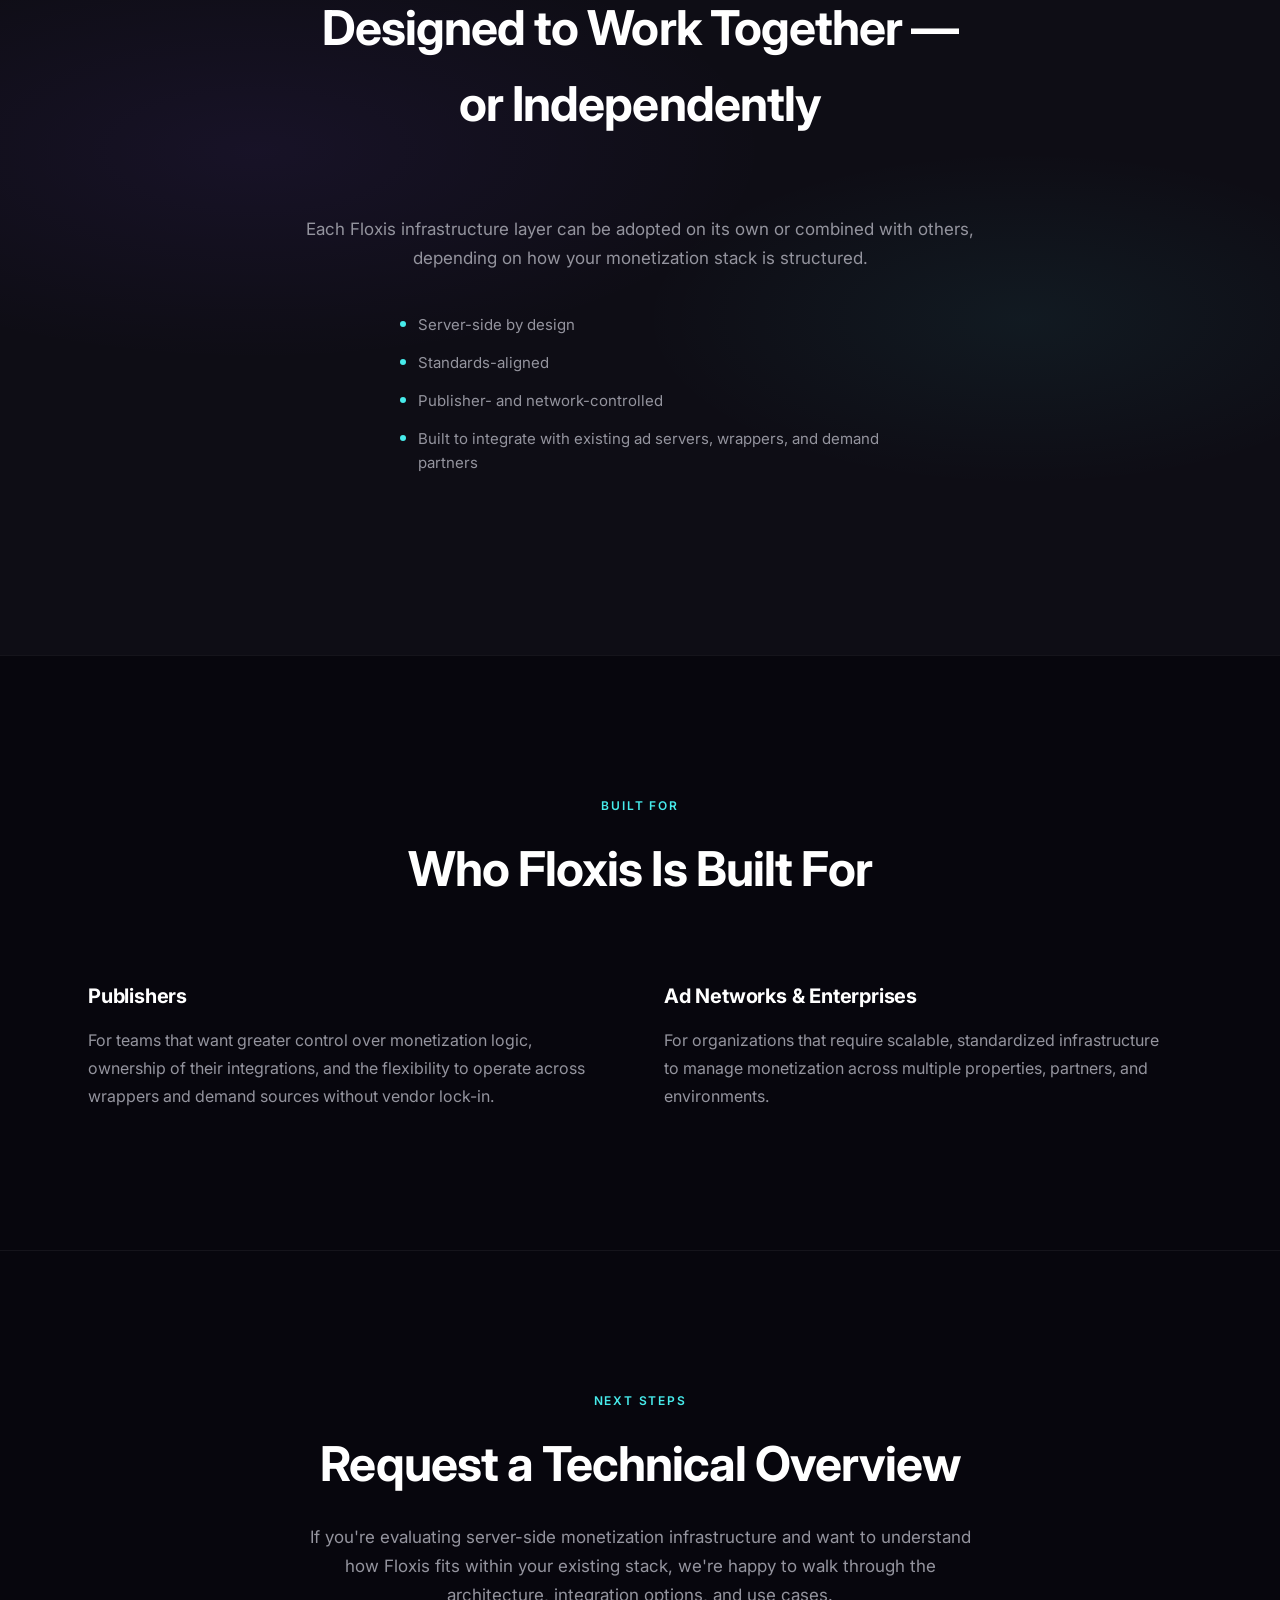
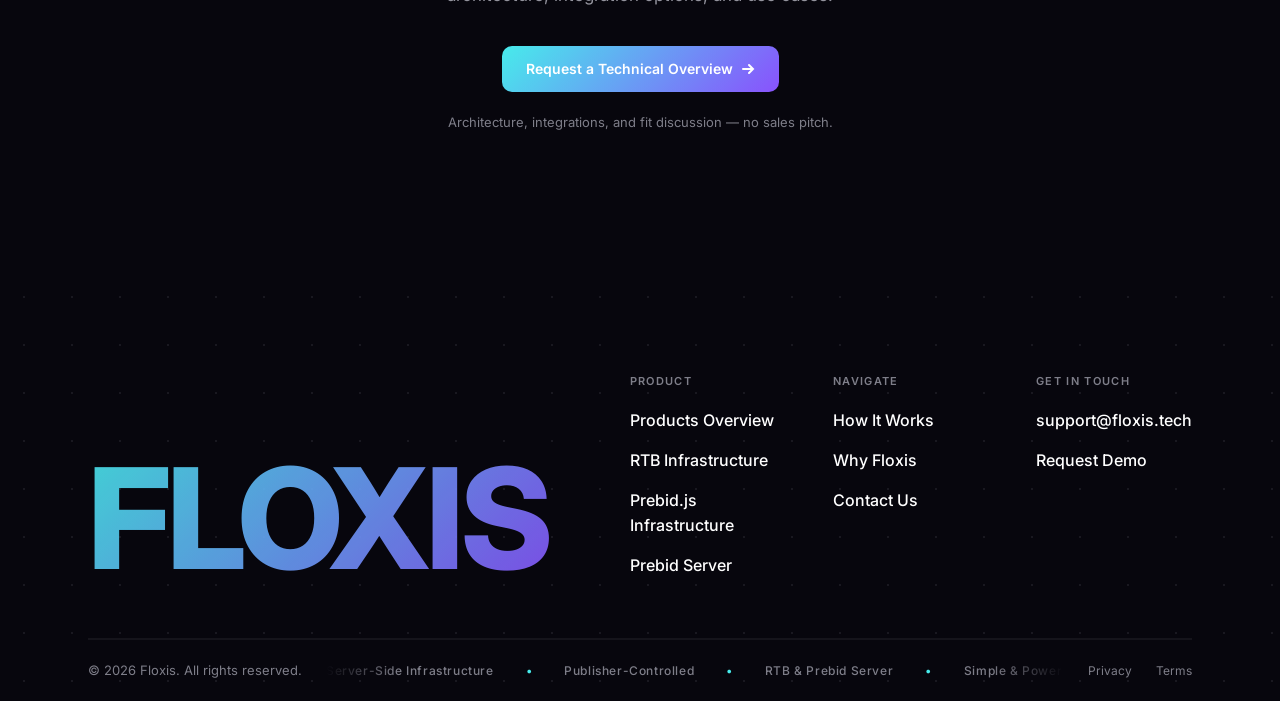
<file: products.html>
<!DOCTYPE html>
<html lang="en" data-theme="dark">
<head>
    <meta charset="UTF-8">
    <meta name="viewport" content="width=device-width, initial-scale=1.0">
    <title>Products — Floxis | Server-Side Monetization Infrastructure</title>
    <meta name="description" content="Floxis products: server-side oRTB, Prebid.js, and Prebid Server infrastructure — for publishers who want full control of their monetization stack.">
    <meta name="robots" content="index, follow">
    <meta name="theme-color" content="#07060D">
    <link rel="canonical" href="https://floxis.tech/products.html">
    <meta property="og:type" content="website">
    <meta property="og:site_name" content="Floxis">
    <meta property="og:title" content="Products — Floxis | Server-Side Monetization Infrastructure">
    <meta property="og:description" content="Floxis products: server-side oRTB, Prebid.js, and Prebid Server infrastructure — for publishers who want full control of their monetization stack.">
    <meta property="og:url" content="https://floxis.tech/products.html">
    <meta name="twitter:card" content="summary_large_image">
    <meta name="twitter:title" content="Products — Floxis | Server-Side Monetization Infrastructure">
    <meta name="twitter:description" content="Floxis products: server-side oRTB, Prebid.js, and Prebid Server infrastructure — for publishers who want full control of their monetization stack.">
    <link rel="preconnect" href="https://fonts.googleapis.com">
    <link rel="preconnect" href="https://fonts.gstatic.com" crossorigin>
    <link href="https://fonts.googleapis.com/css2?family=Inter:wght@400;500;600;700;800&display=swap" rel="stylesheet">
    <link rel="stylesheet" href="assets/site.css">
    <style>
        body {
            font-family: 'Inter', -apple-system, BlinkMacSystemFont, sans-serif;
            background: var(--bg);
            color: var(--text-primary);
            line-height: 1.6;
            -webkit-font-smoothing: antialiased;
            -moz-osx-font-smoothing: grayscale;
            overflow-x: hidden;
            transition: background 0.5s ease, color 0.5s ease;
        }

        /* Background Effects */

        /* Navigation */

        /* Nav Dropdown */

        /* Buttons */

        .btn-primary {
            background: var(--gradient);
            color: #FFFFFF;
            padding: 12px 24px;
            border-radius: 10px;
            position: relative;
            overflow: hidden;
            transition: all 0.4s cubic-bezier(0.19, 1, 0.22, 1);
        }

        .btn-ghost svg {
            transition: transform 0.3s ease;
        }

        .btn-ghost:hover svg {
            transform: translateX(4px);
        }

        /* Hero */
        .hero {
            min-height: 80vh;
            display: flex;
            align-items: center;
            padding: 160px 0 100px;
            position: relative;
        }

        .hero-content {
            max-width: 900px;
        }

        .hero-label {
            display: inline-flex;
            align-items: center;
            gap: 8px;
            font-size: 12px;
            font-weight: 600;
            letter-spacing: 0.15em;
            text-transform: uppercase;
            color: var(--accent);
            margin-bottom: 28px;
            padding: 10px 18px;
            background: rgba(71, 235, 235, 0.08);
            border: 1px solid rgba(71, 235, 235, 0.2);
            border-radius: 100px;
            opacity: 0;
            animation: fadeUp 0.7s cubic-bezier(0.19, 1, 0.22, 1) forwards;
            transition: all 0.4s cubic-bezier(0.19, 1, 0.22, 1);
            cursor: default;
        }

        .hero-label:hover {
            background: rgba(71, 235, 235, 0.15);
            border-color: rgba(71, 235, 235, 0.4);
            transform: translateY(-2px);
            box-shadow: 0 8px 24px rgba(71, 235, 235, 0.2);
        }

        .hero h1 {
            font-family: 'Inter', sans-serif;
            font-size: clamp(42px, 5.5vw, 72px);
            font-weight: 700;
            line-height: 1.1;
            letter-spacing: -0.03em;
            color: var(--text-primary);
            margin-bottom: 28px;
            opacity: 0;
            animation: fadeUp 0.7s cubic-bezier(0.19, 1, 0.22, 1) 0.1s forwards;
        }

        .hero h1 em {
            font-style: normal;
            background: var(--gradient-text);
            -webkit-background-clip: text;
            -webkit-text-fill-color: transparent;
            background-clip: text;
        }

        .hero-sub {
            font-size: 18px;
            line-height: 1.7;
            color: var(--text-secondary);
            max-width: 680px;
            opacity: 0;
            animation: fadeUp 0.7s cubic-bezier(0.19, 1, 0.22, 1) 0.2s forwards;
        }

        @keyframes fadeUp {
            from {
                opacity: 0;
                transform: translateY(24px);
            }
            to {
                opacity: 1;
                transform: translateY(0);
            }
        }

        /* Section shared styles */
        .section-header {
            text-align: center;
            margin-bottom: 72px;
        }

        .section-label {
            font-size: 12px;
            font-weight: 600;
            letter-spacing: 0.15em;
            text-transform: uppercase;
            color: var(--accent);
            margin-bottom: 16px;
            transition: color 0.5s ease;
        }

        .section-title {
            font-family: 'Inter', sans-serif;
            font-size: clamp(32px, 4vw, 48px);
            font-weight: 700;
            color: var(--text-primary);
            letter-spacing: -0.02em;
        }

        /* ===================== */
        /* Layer Diagram         */
        /* ===================== */
        .diagram-section {
            padding: 80px 0 100px;
            position: relative;
        }

        .layer-diagram {
            max-width: 480px;
            margin: 0 auto;
        }

        .layer-diagram-box {
            text-align: center;
            padding: 22px 28px;
            border: 1.5px solid var(--accent);
            border-radius: 10px;
            background: var(--bg-elevated);
        }

        .layer-diagram-connector {
            display: flex;
            flex-direction: column;
            align-items: center;
            padding: 8px 0;
            position: relative;
        }

        .layer-diagram-connector-line {
            width: 2px;
            height: 32px;
            background: linear-gradient(to top, var(--text-dim), rgba(92, 92, 102, 0.3));
            position: relative;
            overflow: visible;
        }

        .layer-diagram-connector-line::before {
            content: '';
            position: absolute;
            bottom: 0;
            left: 50%;
            transform: translateX(-50%);
            width: 6px;
            height: 6px;
            background: var(--accent);
            border-radius: 50%;
            animation: flowUp 2s ease-in-out infinite;
            box-shadow: 0 0 8px var(--accent);
        }

        .layer-diagram-connector:first-of-type .layer-diagram-connector-line::before {
            animation-delay: 0s;
        }

        .layer-diagram-connector:last-of-type .layer-diagram-connector-line::before {
            animation-delay: 0.5s;
        }

        @keyframes flowUp {
            0% {
                bottom: -4px;
                opacity: 0;
            }
            20% {
                opacity: 1;
            }
            80% {
                opacity: 1;
            }
            100% {
                bottom: calc(100% - 4px);
                opacity: 0;
            }
        }

        .layer-diagram-connector-line::after {
            content: '';
            position: absolute;
            top: -6px;
            left: 50%;
            transform: translateX(-50%);
            width: 0;
            height: 0;
            border-left: 5px solid transparent;
            border-right: 5px solid transparent;
            border-bottom: 6px solid var(--text-dim);
        }

        .layer-diagram-caption {
            text-align: center;
            margin-top: 36px;
            font-size: 14px;
            color: var(--text-dim);
            font-style: italic;
        }

        /* ===================== */
        /* Layer Sections        */
        /* ===================== */
        .layers-section {
            padding: 100px 0;
            border-top: 1px solid var(--border);
            position: relative;
            transition: border-color 0.5s ease;
        }

        .layer-grid {
            display: grid;
            grid-template-columns: repeat(3, 1fr);
            gap: 24px;
        }

        @media (max-width: 1024px) {
            .layer-grid {
                grid-template-columns: 1fr;
                gap: 20px;
            }
        }

        .layer-item {
            padding: 0;
            border-bottom: none;
        }

        .layer-item-inner {
            padding: 32px 28px;
            background: var(--bg-card);
            border: 1px solid var(--border);
            border-radius: 16px;
            transition: all 0.3s ease;
            height: 100%;
            display: flex;
            flex-direction: column;
        }

        .layer-item-inner:hover {
            border-color: rgba(71, 235, 235, 0.25);
            transform: translateY(-3px);
            box-shadow: 0 8px 32px rgba(71, 235, 235, 0.08);
        }

        .layer-item h3 {
            font-family: 'Inter', sans-serif;
            font-size: 18px;
            font-weight: 700;
            color: var(--text-primary);
            margin-bottom: 12px;
            letter-spacing: -0.01em;
        }

        .layer-item p {
            font-size: 15px;
            line-height: 1.7;
            color: var(--text-secondary);
            margin-bottom: 24px;
            flex: 1;
        }

        .layer-item .btn-ghost {
            font-size: 14px;
            font-weight: 600;
            color: var(--accent);
            padding: 0;
        }

        .layer-item .btn-ghost:hover {
            color: var(--accent);
        }

        /* ===================== */
        /* Interoperability      */
        /* ===================== */
        .interop-section {
            padding: 140px 0;
            background: var(--bg-elevated);
            position: relative;
            overflow: hidden;
            transition: background 0.5s ease;
        }

        .interop-section::before {
            content: '';
            position: absolute;
            inset: 0;
            background:
                radial-gradient(ellipse 80% 50% at 20% 40%, rgba(137, 82, 253, 0.08) 0%, transparent 50%),
                radial-gradient(ellipse 60% 40% at 80% 60%, rgba(71, 235, 235, 0.06) 0%, transparent 50%);
            pointer-events: none;
        }

        .interop-content {
            max-width: 680px;
            margin: 0 auto;
            text-align: center;
            position: relative;
            z-index: 1;
        }

        .interop-content .section-title {
            margin-bottom: 20px;
        }

        .interop-text {
            font-size: 17px;
            line-height: 1.7;
            color: var(--text-secondary);
            margin-bottom: 40px;
        }

        .interop-list {
            list-style: none;
            display: flex;
            flex-direction: column;
            gap: 14px;
            text-align: left;
            max-width: 480px;
            margin: 0 auto 40px;
        }

        .interop-list li {
            font-size: 15px;
            color: var(--text-secondary);
            line-height: 1.6;
            display: flex;
            align-items: flex-start;
            gap: 12px;
        }

        .interop-list li::before {
            content: '';
            width: 6px;
            height: 6px;
            min-width: 6px;
            background: var(--accent);
            border-radius: 50%;
            margin-top: 8px;
        }

        .interop-closing {
            font-size: 14px;
            color: var(--text-dim);
            font-style: italic;
        }

        /* ===================== */
        /* Who It's Built For    */
        /* ===================== */
        .audience-section {
            padding: 140px 0;
            border-top: 1px solid var(--border);
            position: relative;
            transition: border-color 0.5s ease;
        }

        .audience-grid {
            display: grid;
            grid-template-columns: 1fr 1fr;
            gap: 48px;
        }

        @media (max-width: 768px) {
            .audience-grid {
                grid-template-columns: 1fr;
                gap: 36px;
            }
        }

        .audience-col h3 {
            font-family: 'Inter', sans-serif;
            font-size: 20px;
            font-weight: 700;
            color: var(--text-primary);
            margin-bottom: 14px;
            letter-spacing: -0.01em;
        }

        .audience-col p {
            font-size: 16px;
            line-height: 1.75;
            color: var(--text-secondary);
            max-width: 50ch;
        }

        /* ===================== */
        /* CTA Section           */
        /* ===================== */
        .cta-section {
            padding: 140px 0;
            border-top: 1px solid var(--border);
            position: relative;
            transition: border-color 0.5s ease;
        }

        .cta-inner {
            max-width: 680px;
            margin: 0 auto;
            text-align: center;
        }

        .cta-inner .section-title {
            margin-bottom: 20px;
        }

        .cta-description {
            font-size: 17px;
            color: var(--text-secondary);
            margin-bottom: 36px;
            line-height: 1.7;
        }

        .cta-small {
            display: block;
            margin-top: 20px;
            font-size: 13px;
            color: var(--text-dim);
        }

        /* ===================== */
        /* Footer                */
        /* ===================== */

        .footer-ticker-inner span::after {
            content: '\2022';
            color: var(--accent);
        }

        /* ===================== */
        /* Mobile nav            */
        /* ===================== */
        @media (max-width: 768px) {
            .nav-links {
                display: none;
            }
        }

        /* ===================== */
        /* Scroll animations     */
        /* ===================== */
        .fade-in {
            opacity: 0;
            transform: translateY(32px);
            transition: opacity 0.7s cubic-bezier(0.19, 1, 0.22, 1),
                        transform 0.7s cubic-bezier(0.19, 1, 0.22, 1);
        }

        .fade-in:nth-child(1) { transition-delay: 0s; }
        .fade-in:nth-child(2) { transition-delay: 0.1s; }
        .fade-in:nth-child(3) { transition-delay: 0.2s; }
    </style>
</head>
<body>
    <a href="#main" class="skip-link">Skip to main content</a>
    <div class="bg-grid"></div>
    <div class="bg-glow"></div>
    <div class="bg-glow-cyan"></div>

    <!-- Navigation -->
    <nav id="nav">
        <div class="container">
            <div class="nav-wrapper">
                <div class="nav-inner">
                    <a href="index.html" class="logo">FLOXIS</a>
                    <ul class="nav-links">
                        <li class="nav-dropdown">
                            <a href="products.html">Product <svg aria-hidden="true" focusable="false" class="dropdown-arrow" viewBox="0 0 10 10" fill="none" stroke="currentColor" stroke-width="1.5" stroke-linecap="round"><path d="M2 4l3 3 3-3"/></svg></a>
                            <div class="nav-dropdown-menu">
                                <a href="product-rtb.html">RTB Infrastructure</a>
                                <a href="product-prebidjs.html">Prebid.js Infrastructure</a>
                                <a href="product-prebid-server.html">Prebid Server Infrastructure</a>
                            </div>
                        </li>
                        <li><a href="index.html#stack">How It Works</a></li>
                        <li><a href="index.html#values">Why Floxis</a></li>
                        <li><a href="index.html#faq">FAQ</a></li>
                        <li><a href="index.html#cta">Contact</a></li>
                    </ul>
                    <div class="nav-actions">
                        <a href="index.html#cta" class="btn btn-primary nav-cta">
                            <span>Get Started</span>
                        </a>
                    </div>
                </div>
            </div>
        </div>
    </nav>

    <main id="main">

    <!-- Hero -->
    <section class="hero" aria-labelledby="hero-title">
        <div class="container">
            <div class="hero-content">
                <span class="hero-label">Products</span>
                <h1 id="hero-title">Infrastructure, <em>Not Tools</em></h1>
                <p class="hero-sub">Floxis provides modular, server-side monetization infrastructure that publishers and ad networks can deploy independently or together — all designed to operate inside existing ad stacks without disrupting control, auctions, or ownership.</p>
            </div>
        </div>
    </section>

    <!-- Layer Sections -->
    <section class="layers-section" aria-labelledby="layers-section-title">
        <div class="container">
            <div class="section-header fade-in">
                <p class="section-label">Infrastructure Layers</p>
                <h2 id="layers-section-title" class="section-title">Three Layers of Server-Side Infrastructure</h2>
            </div>

            <div class="layer-grid fade-in">
                <div class="layer-item">
                    <div class="layer-item-inner">
                        <h3>Server-side RTB Infrastructure</h3>
                        <p>A foundational server-side layer for managing pricing, routing, and traffic behavior across demand — while preserving existing ad servers, auction logic, and demand relationships.</p>
                        <a href="product-rtb.html" class="btn btn-ghost">
                            Learn more
                            <svg aria-hidden="true" focusable="false" width="14" height="14" viewBox="0 0 14 14" fill="none" stroke="currentColor" stroke-width="1.5" stroke-linecap="round">
                                <path d="M2 7h10M8 3l4 4-4 4"/>
                            </svg>
                        </a>
                    </div>
                </div>

                <div class="layer-item">
                    <div class="layer-item-inner">
                        <h3>Publisher-owned Prebid.js Adapter Infrastructure</h3>
                        <p>A publisher-operated Prebid.js adapter that works across wrappers and remains fully owned and controlled by the publisher — independent of any single wrapper or demand partner.</p>
                        <a href="product-prebidjs.html" class="btn btn-ghost">
                            Learn more
                            <svg aria-hidden="true" focusable="false" width="14" height="14" viewBox="0 0 14 14" fill="none" stroke="currentColor" stroke-width="1.5" stroke-linecap="round">
                                <path d="M2 7h10M8 3l4 4-4 4"/>
                            </svg>
                        </a>
                    </div>
                </div>

                <div class="layer-item">
                    <div class="layer-item-inner">
                        <h3>Server-side Prebid Server Infrastructure</h3>
                        <p>A fully server-side Prebid Server environment designed for scale, efficiency, and enterprise-grade execution in production environments.</p>
                        <a href="product-prebid-server.html" class="btn btn-ghost">
                            Learn more
                            <svg aria-hidden="true" focusable="false" width="14" height="14" viewBox="0 0 14 14" fill="none" stroke="currentColor" stroke-width="1.5" stroke-linecap="round">
                                <path d="M2 7h10M8 3l4 4-4 4"/>
                            </svg>
                        </a>
                    </div>
                </div>
            </div>
        </div>
    </section>

    <!-- Interoperability -->
    <section class="interop-section" aria-labelledby="interop-section-title">
        <div class="container">
            <div class="interop-content">
                <div class="section-header fade-in">
                    <p class="section-label">Interoperability</p>
                    <h2 id="interop-section-title" class="section-title">Designed to Work Together — or Independently</h2>
                </div>
                <div class="fade-in">
                    <p class="interop-text">Each Floxis infrastructure layer can be adopted on its own or combined with others, depending on how your monetization stack is structured.</p>
                    <ul class="interop-list">
                        <li>Server-side by design</li>
                        <li>Standards-aligned</li>
                        <li>Publisher- and network-controlled</li>
                        <li>Built to integrate with existing ad servers, wrappers, and demand partners</li>
                    </ul>
                </div>
            </div>
        </div>
    </section>

    <!-- Who Floxis Is Built For -->
    <section class="audience-section" aria-labelledby="audience-section-title">
        <div class="container">
            <div class="section-header fade-in">
                <p class="section-label">Built For</p>
                <h2 id="audience-section-title" class="section-title">Who Floxis Is Built For</h2>
            </div>

            <div class="audience-grid fade-in">
                <div class="audience-col">
                    <h3>Publishers</h3>
                    <p>For teams that want greater control over monetization logic, ownership of their integrations, and the flexibility to operate across wrappers and demand sources without vendor lock-in.</p>
                </div>
                <div class="audience-col">
                    <h3>Ad Networks &amp; Enterprises</h3>
                    <p>For organizations that require scalable, standardized infrastructure to manage monetization across multiple properties, partners, and environments.</p>
                </div>
            </div>
        </div>
    </section>

    <!-- CTA -->
    <section class="cta-section" aria-labelledby="cta-section-title">
        <div class="container">
            <div class="cta-inner fade-in">
                <p class="section-label">Next Steps</p>
                <h2 id="cta-section-title" class="section-title">Request a Technical Overview</h2>
                <p class="cta-description">If you're evaluating server-side monetization infrastructure and want to understand how Floxis fits within your existing stack, we're happy to walk through the architecture, integration options, and use cases.</p>
                <a href="index.html#cta" class="btn btn-primary">
                    <span>
                        Request a Technical Overview
                        <svg aria-hidden="true" focusable="false" width="14" height="14" viewBox="0 0 14 14" fill="none" stroke="currentColor" stroke-width="2" stroke-linecap="round">
                            <path d="M2 7h10M8 3l4 4-4 4"/>
                        </svg>
                    </span>
                </a>
                <span class="cta-small">Architecture, integrations, and fit discussion — no sales pitch.</span>
            </div>
        </div>
    </section>

    </main>

    <!-- Footer -->
    <footer>
        <div class="container">
            <div class="footer-content">
                <div class="footer-main">
                    <div class="footer-brand">
                        <span class="footer-logo-large">FLOXIS</span>
                    </div>
                    <div class="footer-grid">
                        <div class="footer-col">
                            <span class="footer-col-label">Product</span>
                            <a href="products.html">Products Overview</a>
                            <a href="product-rtb.html">RTB Infrastructure</a>
                            <a href="product-prebidjs.html">Prebid.js Infrastructure</a>
                            <a href="product-prebid-server.html">Prebid Server</a>
                        </div>
                        <div class="footer-col">
                            <span class="footer-col-label">Navigate</span>
                            <a href="index.html#stack">How It Works</a>
                            <a href="index.html#values">Why Floxis</a>
                            <a href="index.html#cta">Contact Us</a>
                        </div>
                        <div class="footer-col">
                            <span class="footer-col-label">Get In Touch</span>
                            <a href="mailto:support@floxis.tech">support@floxis.tech</a>
                            <a href="index.html#cta">Request Demo</a>
                        </div>
                    </div>
                </div>
                <div class="footer-bottom">
                    <p class="footer-copy">&copy; 2026 Floxis. All rights reserved.</p>
                    <div class="footer-ticker">
                        <div class="footer-ticker-inner">
                            <span>Server-Side Infrastructure</span>
                            <span>Publisher-Controlled</span>
                            <span>RTB &amp; Prebid Server</span>
                            <span>Simple & Powerful</span>
                            <span>No Lock-In</span>
                            <span>Server-Side Infrastructure</span>
                            <span>Publisher-Controlled</span>
                            <span>RTB &amp; Prebid Server</span>
                            <span>Simple & Powerful</span>
                            <span>No Lock-In</span>
                        </div>
                    </div>
                    <div class="footer-legal">
                        <a href="privacy.html">Privacy</a>
                        <a href="#">Terms</a>
                    </div>
                </div>
            </div>
        </div>
    </footer>

    <script>
        // Nav scroll effect
        const nav = document.getElementById('nav');
        window.addEventListener('scroll', () => {
            nav.classList.toggle('scrolled', window.scrollY > 50);
        }, { passive: true });

        // Scroll reveal animations
        const observerOptions = {
            threshold: 0.15,
            rootMargin: '0px 0px -60px 0px'
        };

        const observer = new IntersectionObserver((entries) => {
            entries.forEach((entry) => {
                if (entry.isIntersecting) {
                    entry.target.classList.add('visible');
                }
            });
        }, observerOptions);

        document.querySelectorAll('.fade-in').forEach(el => observer.observe(el));
    </script>
</body>
</html>
</file>
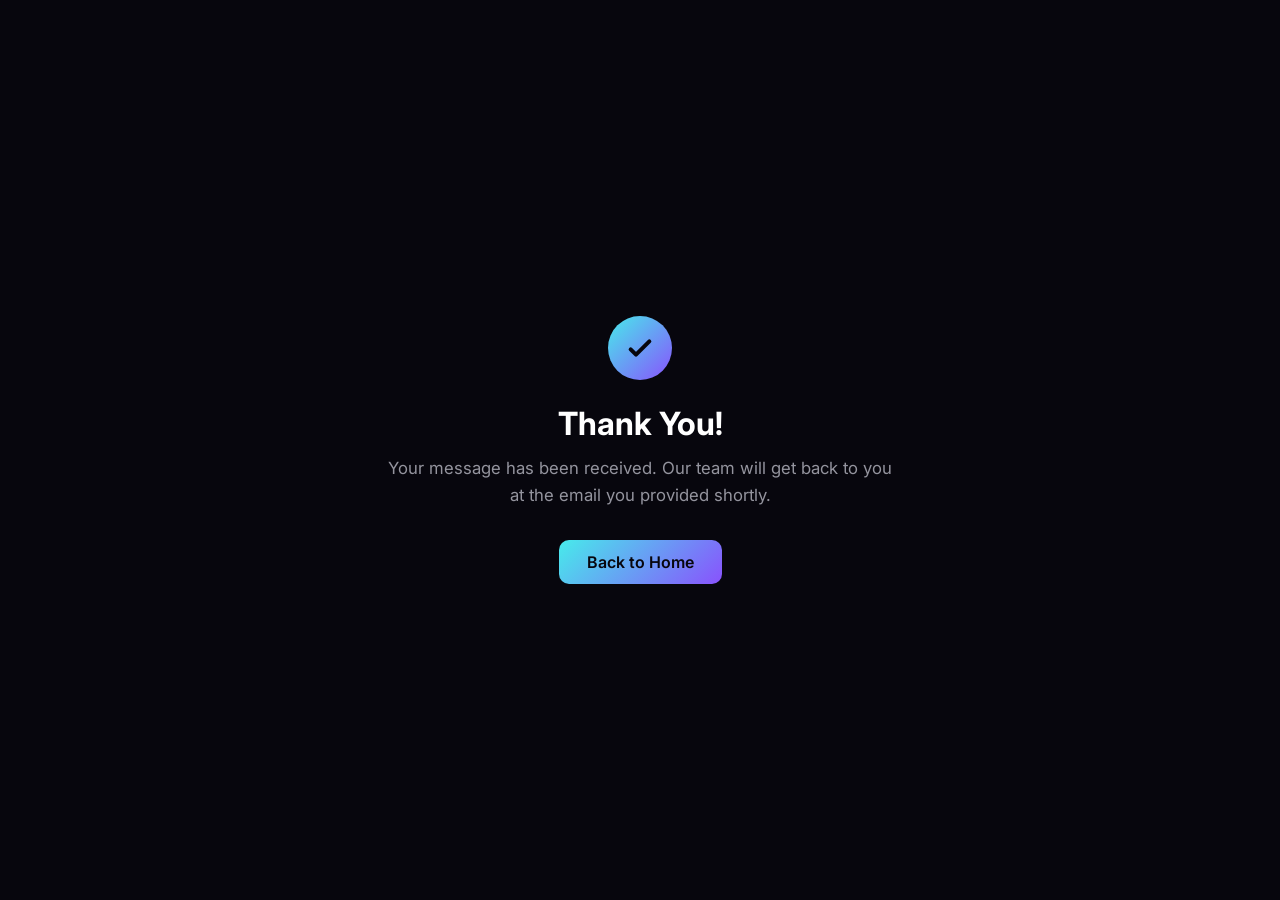
<file: thanks.html>
<!DOCTYPE html>
<html lang="en" data-theme="dark">
<head>
    <meta charset="UTF-8">
    <meta name="viewport" content="width=device-width, initial-scale=1.0">
    <title>Thank You — Floxis</title>
    <meta name="robots" content="noindex, nofollow">
    <meta name="theme-color" content="#07060D">
    <link rel="preconnect" href="https://fonts.googleapis.com">
    <link rel="preconnect" href="https://fonts.gstatic.com" crossorigin>
    <link href="https://fonts.googleapis.com/css2?family=Inter:wght@400;500;600;700;800&display=swap" rel="stylesheet">
    <link rel="stylesheet" href="assets/site.css">
    <style>
        body {
            font-family: 'Inter', -apple-system, BlinkMacSystemFont, sans-serif;
            background: var(--bg);
            color: var(--text-primary);
            min-height: 100vh;
            display: flex;
            align-items: center;
            justify-content: center;
            text-align: center;
            padding: 24px;
        }
        .card { max-width: 520px; }
        .check {
            width: 64px;
            height: 64px;
            border-radius: 50%;
            background: var(--gradient);
            display: inline-flex;
            align-items: center;
            justify-content: center;
            margin-bottom: 24px;
        }
        .check svg { width: 32px; height: 32px; stroke: var(--bg); }
        h1 {
            font-size: 2rem;
            font-weight: 700;
            margin-bottom: 12px;
        }
        p {
            color: var(--text-secondary);
            font-size: 1.05rem;
            line-height: 1.6;
            margin-bottom: 32px;
        }
        .home-link {
            display: inline-block;
            padding: 12px 28px;
            background: var(--gradient);
            color: var(--bg);
            font-weight: 600;
            border-radius: 10px;
            text-decoration: none;
            transition: opacity 0.2s;
        }
        .home-link:hover { opacity: 0.85; }
    </style>
</head>
<body>
    <main id="main">
        <div class="card">
            <div class="check">
                <svg aria-hidden="true" focusable="false" viewBox="0 0 24 24" fill="none" stroke-width="3" stroke-linecap="round" stroke-linejoin="round">
                    <path d="M5 13l4 4L19 7"/>
                </svg>
            </div>
            <h1>Thank You!</h1>
            <p>Your message has been received. Our team will get back to you at the email you provided shortly.</p>
            <a href="/" class="home-link">Back to Home</a>
        </div>
    </main>
</body>
</html>
</file>
<file: assets/site.css>
/* Floxis — shared site styles */

/* ---------- Design tokens ---------- */
:root {
    --cyan: #47EBEB;
    --cyan-light: #87FFFF;
    --cyan-dark: #00B8B9;
    --purple: #8952FD;
    --purple-light: #9F75F9;
    --purple-dark: #632CDA;
    --gradient: linear-gradient(135deg, #47EBEB 0%, #8952FD 100%);
    --glow-cyan: rgba(71, 235, 235, 0.15);
    --glow-purple: rgba(137, 82, 253, 0.15);
}

[data-theme="dark"] {
    --bg: #07060D;
    --bg-elevated: #0E0D15;
    --bg-card: #12111A;
    --text-primary: #FFFFFF;
    --text-secondary: #94949E;
    --text-dim: #7E7E89;
    --border: rgba(255, 255, 255, 0.06);
    --border-light: rgba(255, 255, 255, 0.12);
    --nav-bg: rgba(7, 6, 13, 0.92);
    --card-bg: #12111A;
    --input-bg: #07060D;
    --accent: #47EBEB;
    --accent-light: #87FFFF;
    --gradient-text: linear-gradient(135deg, #47EBEB 0%, #8952FD 100%);
}

/* ---------- Reset ---------- */
*, *::before, *::after {
    margin: 0;
    padding: 0;
    box-sizing: border-box;
}

/* ---------- Base typography ---------- */
html {
    scroll-behavior: smooth;
}
::selection {
    background: var(--accent);
    color: var(--bg);
}

/* ---------- Background effects ---------- */
.bg-grid {
    position: fixed;
    inset: 0;
    background-image:
        linear-gradient(var(--border) 1px, transparent 1px),
        linear-gradient(90deg, var(--border) 1px, transparent 1px);
    background-size: 60px 60px;
    pointer-events: none;
    z-index: 0;
    opacity: 0.5;
    transition: opacity 0.5s ease;
}
.bg-glow {
    position: fixed;
    top: -20%;
    left: 30%;
    width: 600px;
    height: 600px;
    background: radial-gradient(ellipse at center, var(--glow-purple) 0%, transparent 70%);
    pointer-events: none;
    z-index: 0;
    opacity: 0.7;
    transition: opacity 0.5s ease;
}
.bg-glow-cyan {
    position: fixed;
    bottom: -20%;
    right: 20%;
    width: 500px;
    height: 500px;
    background: radial-gradient(ellipse at center, var(--glow-cyan) 0%, transparent 70%);
    pointer-events: none;
    z-index: 0;
    opacity: 0.5;
    transition: opacity 0.5s ease;
}

/* ---------- Skip link (a11y) ---------- */
.skip-link {
    position: absolute;
    left: -10000px;
    top: auto;
    width: 1px;
    height: 1px;
    overflow: hidden;
    z-index: 9999;
}
.skip-link:focus {
    left: 16px;
    top: 16px;
    width: auto;
    height: auto;
    padding: 10px 16px;
    background: #07060D;
    color: #fff;
    border: 2px solid #47EBEB;
    border-radius: 6px;
    text-decoration: none;
    font-weight: 600;
}

/* ---------- Container ---------- */
.container {
    max-width: 1200px;
    margin: 0 auto;
    padding: 0 48px;
    position: relative;
    z-index: 1;
}

/* ---------- Nav ---------- */
nav {
    position: fixed;
    top: 0;
    left: 0;
    right: 0;
    z-index: 100;
    padding: 20px 0;
    transition: all 0.6s ease;
}
nav.scrolled {
    padding: 16px 0;
}
.nav-wrapper {
    max-width: 100%;
    margin: 0 auto;
    background: transparent;
    backdrop-filter: none;
    -webkit-backdrop-filter: none;
    border: 1px solid transparent;
    border-radius: 0;
    padding: 12px 0;
    transition: all 0.6s ease;
}
nav.scrolled .nav-wrapper {
    max-width: 1000px;
    background: var(--nav-bg);
    backdrop-filter: blur(16px);
    -webkit-backdrop-filter: blur(16px);
    border: 1px solid var(--border);
    border-radius: 12px;
    padding: 10px 24px;
}
.nav-actions {
    display: flex;
    align-items: center;
    gap: 12px;
}
.nav-inner {
    display: flex;
    align-items: center;
    justify-content: space-between;
}
.nav-cta {
    transition: all 0.6s ease;
}
nav.scrolled .nav-cta {
    padding: 10px 18px;
    border-radius: 8px;
    font-size: 13px;
}
.logo {
    font-family: 'Inter', sans-serif;
    font-size: 18px;
    font-weight: 700;
    letter-spacing: 0.1em;
    color: var(--text-primary);
    text-decoration: none;
    transition: all 0.6s ease;
}
.logo:hover {
    color: var(--accent);
}
.nav-links {
    display: flex;
    align-items: center;
    gap: 36px;
    list-style: none;
    transition: gap 0.6s ease;
}
nav.scrolled .nav-links {
    gap: 28px;
}
.nav-links li {
    position: relative;
}
.nav-links a {
    font-size: 14px;
    font-weight: 500;
    color: var(--text-secondary);
    text-decoration: none;
    padding: 8px 0;
    display: inline-block;
    position: relative;
    transition: all 0.3s ease;
    letter-spacing: 0.02em;
}
nav.scrolled .nav-links a {
    color: var(--text-primary);
    font-weight: 500;
}
.nav-links a::after {
    content: '';
    position: absolute;
    bottom: 0;
    left: 0;
    right: 0;
    height: 2px;
    background: var(--gradient);
    transform: scaleX(0);
    transform-origin: right;
    transition: transform 0.4s cubic-bezier(0.19, 1, 0.22, 1);
}
.nav-links a:hover {
    color: var(--text-primary);
}
.nav-links a:hover::after {
    transform: scaleX(1);
    transform-origin: left;
}
.nav-dropdown {
    position: relative;
}
.nav-dropdown > a {
    display: inline-flex;
    align-items: center;
    gap: 4px;
}
.nav-dropdown > a .dropdown-arrow {
    width: 10px;
    height: 10px;
    transition: transform 0.3s ease;
}
.nav-dropdown:hover > a .dropdown-arrow {
    transform: rotate(180deg);
}
.nav-dropdown-menu {
    position: absolute;
    top: calc(100% + 8px);
    left: 50%;
    transform: translateX(-50%);
    min-width: 240px;
    background: var(--bg-elevated);
    border: 1px solid var(--border);
    border-radius: 12px;
    padding: 8px;
    opacity: 0;
    visibility: hidden;
    transition: opacity 0.2s ease, visibility 0.2s ease, transform 0.2s ease;
    transform: translateX(-50%) translateY(4px);
    z-index: 200;
    backdrop-filter: blur(16px);
    -webkit-backdrop-filter: blur(16px);
}
.nav-dropdown:hover .nav-dropdown-menu {
    opacity: 1;
    visibility: visible;
    transform: translateX(-50%) translateY(0);
}
.nav-dropdown-menu a {
    display: block;
    padding: 10px 14px;
    font-size: 13px;
    font-weight: 500;
    color: var(--text-secondary);
    text-decoration: none;
    border-radius: 8px;
    transition: all 0.2s ease;
    white-space: nowrap;
}
.nav-dropdown-menu a::after {
    display: none;
}
.nav-dropdown-menu a:hover {
    color: var(--text-primary);
    background: rgba(71, 235, 235, 0.08);
}

/* ---------- Buttons ---------- */
.btn {
    display: inline-flex;
    align-items: center;
    gap: 8px;
    font-family: 'Inter', sans-serif;
    font-size: 14px;
    font-weight: 600;
    text-decoration: none;
    transition: all 0.3s cubic-bezier(0.19, 1, 0.22, 1);
    cursor: pointer;
    border: none;
}
.btn-primary span {
    position: relative;
    z-index: 1;
    display: flex;
    align-items: center;
    gap: 8px;
}
.btn-primary:hover {
    transform: translateY(-2px);
    box-shadow: 0 8px 32px var(--glow-cyan), 0 4px 16px var(--glow-purple);
}
.btn-ghost {
    color: var(--text-secondary);
    padding: 12px 0;
    position: relative;
}
.btn-ghost::after {
    content: '';
    position: absolute;
    bottom: 8px;
    left: 0;
    width: 0;
    height: 1px;
    background: var(--accent);
    transition: width 0.3s ease;
}
.btn-ghost:hover {
    color: var(--accent);
}
.btn-ghost:hover::after {
    width: 100%;
}

/* ---------- Hero label shared pieces ---------- */
.hero-label::before {
    content: '';
    width: 6px;
    height: 6px;
    background: var(--accent);
    border-radius: 50%;
    animation: pulse 2s ease-in-out infinite;
}

/* ---------- Footer ---------- */
footer {
    padding: 100px 0 0 0;
    background: var(--bg);
    position: relative;
    overflow: hidden;
    transition: background 0.5s ease;
}
footer::before {
    content: '';
    position: absolute;
    inset: 0;
    background-image:
        radial-gradient(circle at center, var(--text-dim) 1px, transparent 1px);
    background-size: 48px 48px;
    opacity: 0.15;
    pointer-events: none;
}
.footer-content {
    position: relative;
    z-index: 1;
}
.footer-main {
    display: grid;
    grid-template-columns: 1fr auto;
    gap: 80px;
    align-items: end;
    padding-bottom: 60px;
    border-bottom: 1px solid var(--border);
}
.footer-grid {
    display: grid;
    grid-template-columns: repeat(3, 1fr);
    gap: 48px;
}
.footer-col {
    display: flex;
    flex-direction: column;
    gap: 14px;
}
.footer-col-label {
    font-size: 11px;
    font-weight: 600;
    letter-spacing: 0.12em;
    text-transform: uppercase;
    color: var(--text-dim);
    margin-bottom: 4px;
}
.footer-col a {
    font-size: 16px;
    font-weight: 500;
    color: var(--text-primary);
    text-decoration: none;
    transition: all 0.3s ease;
    position: relative;
    width: fit-content;
}
.footer-col a::after {
    content: '';
    position: absolute;
    bottom: -2px;
    left: 0;
    width: 0;
    height: 1px;
    background: var(--accent);
    transition: width 0.3s ease;
}
.footer-col a:hover {
    color: var(--accent);
}
.footer-col a:hover::after {
    width: 100%;
}
.footer-brand {
    position: relative;
}
.footer-logo-large {
    font-family: 'Inter', sans-serif;
    font-size: clamp(64px, 12vw, 140px);
    font-weight: 800;
    letter-spacing: -0.03em;
    line-height: 0.85;
    background: var(--gradient);
    -webkit-background-clip: text;
    -webkit-text-fill-color: transparent;
    background-clip: text;
    opacity: 0.9;
    user-select: none;
}
.footer-bottom {
    border-top: 1px solid var(--border);
    padding: 20px 0;
    display: flex;
    align-items: center;
    justify-content: space-between;
    gap: 24px;
}
.footer-copy {
    font-size: 13px;
    color: var(--text-dim);
}
.footer-ticker {
    flex: 1;
    overflow: hidden;
    mask-image: linear-gradient(90deg, transparent, black 10%, black 90%, transparent);
    -webkit-mask-image: linear-gradient(90deg, transparent, black 10%, black 90%, transparent);
}
.footer-ticker-inner {
    display: flex;
    gap: 32px;
    animation: ticker 30s linear infinite;
    white-space: nowrap;
}
.footer-ticker-inner span {
    font-size: 12px;
    font-weight: 500;
    letter-spacing: 0.05em;
    color: var(--text-dim);
    display: flex;
    align-items: center;
    gap: 32px;
}
.footer-legal {
    display: flex;
    gap: 24px;
}
.footer-legal a {
    font-size: 12px;
    color: var(--text-dim);
    text-decoration: none;
    transition: color 0.3s ease;
}
.footer-legal a:hover {
    color: var(--text-primary);
}

/* ---------- Fade-in ---------- */
.fade-in.visible {
    opacity: 1;
    transform: translateY(0);
}

/* ---------- Keyframes ---------- */
@keyframes pulse {
    0%, 100% { opacity: 1; transform: scale(1); }
    50% { opacity: 0.5; transform: scale(1.2); }
}
@keyframes ticker {
    0% { transform: translateX(0); }
    100% { transform: translateX(-50%); }
}

/* ---------- Shared media queries ---------- */
@media (max-width: 768px) {
    .container {
        padding: 0 24px;
    }
}
@media (max-width: 900px) {
    .footer-main {
        grid-template-columns: 1fr;
        gap: 48px;
    }
}
@media (max-width: 768px) {
    .footer-grid {
        grid-template-columns: 1fr;
        gap: 36px;
    }
}
@media (max-width: 900px) {
    .footer-brand {
        order: -1;
    }
}
@media (max-width: 768px) {
    .footer-bottom {
        flex-direction: column;
        text-align: center;
    }
}
</file>
